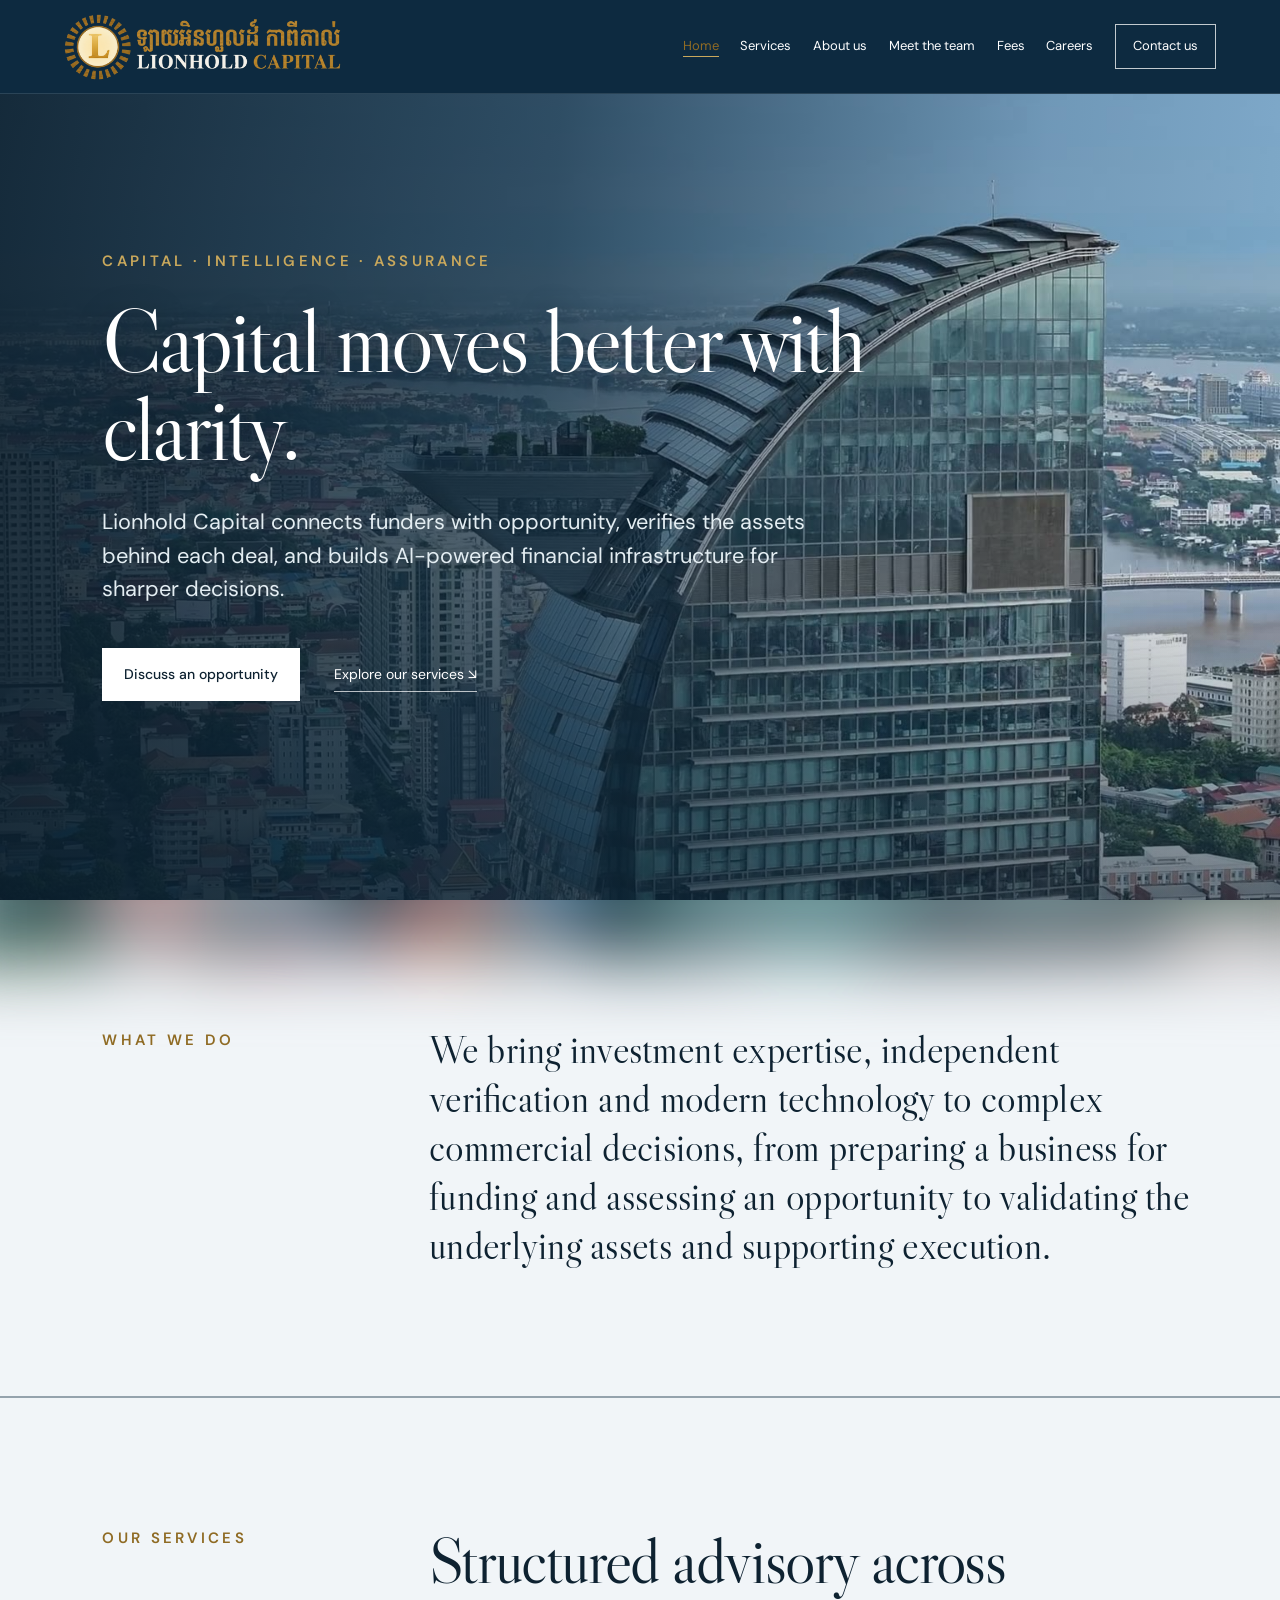
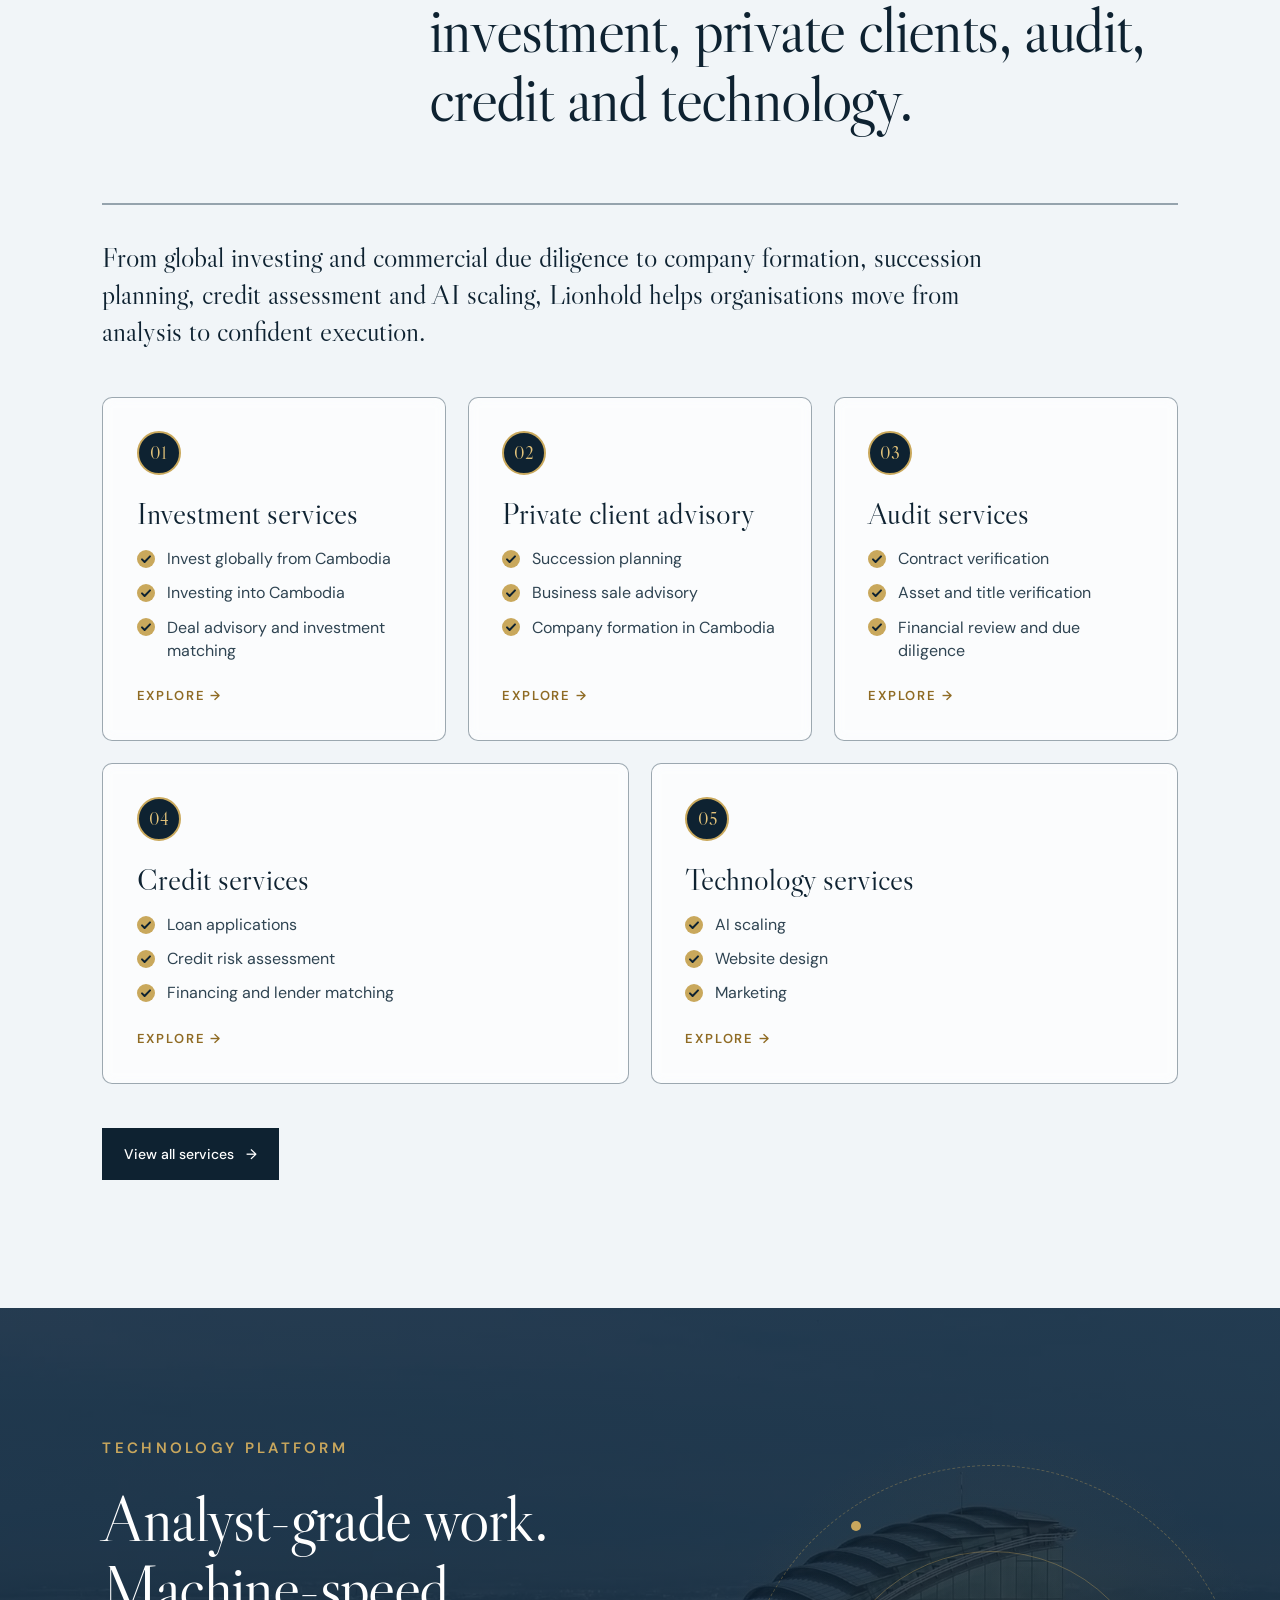
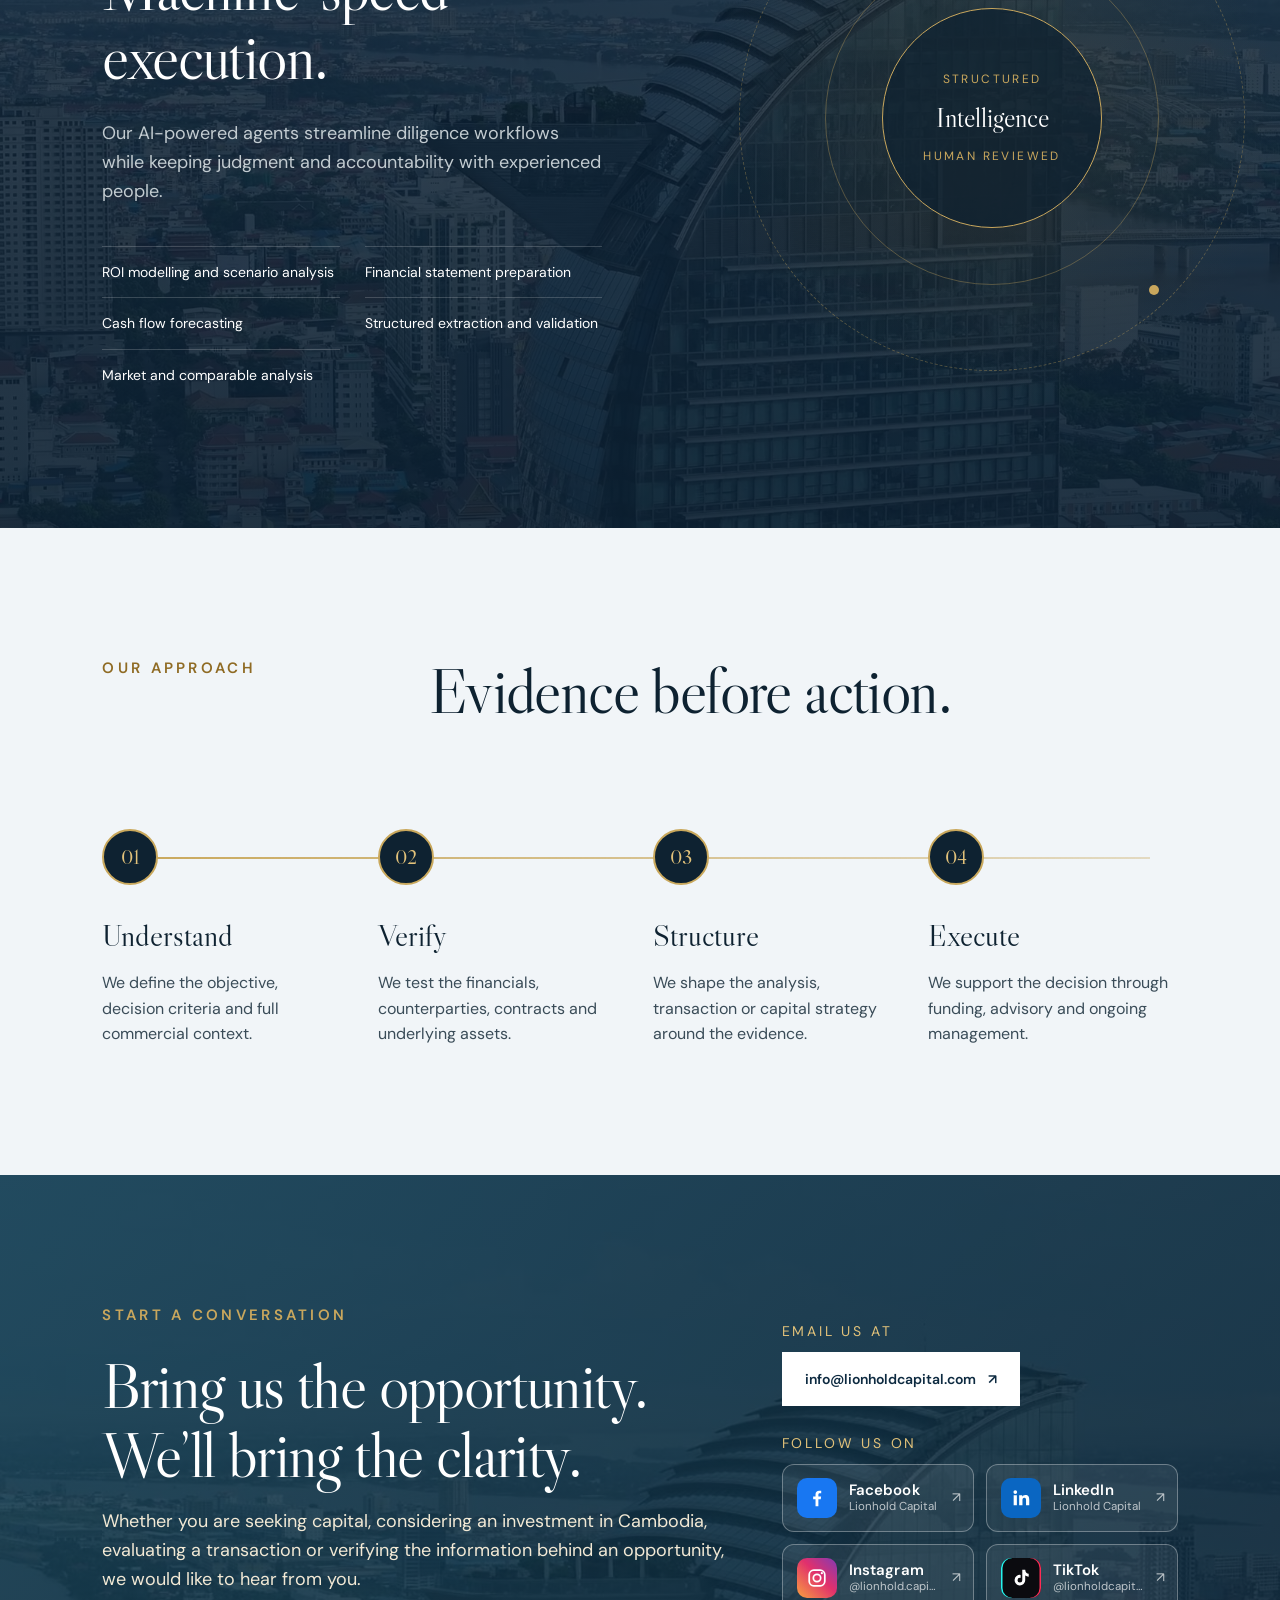
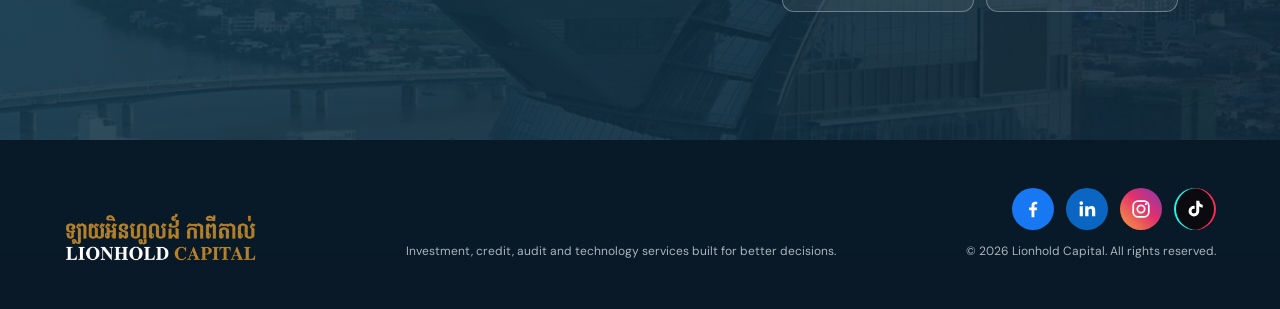
<file: index.html>
<!doctype html>
<html lang="en">
<head>
  <meta charset="utf-8">
  <meta name="viewport" content="width=device-width, initial-scale=1">
  <meta name="description" content="Lionhold Capital provides investment, credit, audit and technology services for businesses and investors in Cambodia and internationally.">
  <meta name="theme-color" content="#eaf0f3">
  <link rel="icon" href="assets/favicon.ico?v=4" sizes="16x16 32x32 48x48">
  <link rel="icon" href="assets/lionhold-favicon.png?v=4" type="image/png" sizes="256x256">
  <link rel="apple-touch-icon" href="assets/apple-touch-icon.png?v=4">
  <title>Lionhold Capital | Capital, verified.</title>
  <link rel="preconnect" href="https://fonts.googleapis.com">
  <link rel="preconnect" href="https://fonts.gstatic.com" crossorigin>
  <link href="https://fonts.googleapis.com/css2?family=DM+Sans:wght@400;500;600&family=Libre+Caslon+Display&display=swap" rel="stylesheet">
  <link rel="stylesheet" href="styles.css?v=20261045">
</head>
<body class="tinted home" style="--photo:url(assets/hero-poster.jpg);--band1:url(assets/hero-poster.jpg);--band2:url(assets/hero-still-2.jpg);--foot:none">
  <header class="site-header" id="top">
    <a class="brand" href="#top" aria-label="Lionhold Capital home">
      <img class="brand-lockup" src="assets/lionhold-lockup-light.png?v=3" alt="" width="1000" height="238">
    </a>
    <button class="menu-toggle" type="button" aria-expanded="false" aria-controls="nav">Menu</button>
    <nav id="nav" aria-label="Main navigation">
      <a href="index.html" aria-current="page">Home</a>
      <a href="services.html">Services</a>
      <a href="about.html">About us</a>
      <a href="team.html">Meet the team</a>
      <a href="fees.html">Fees</a>
      <a href="careers.html">Careers</a>
      <a class="nav-cta" href="index.html#contact">Contact us</a>
    </nav>
  </header>

  <main>
    <section class="hero" aria-labelledby="hero-title">
      <video class="hero-video" autoplay muted loop playsinline preload="metadata" poster="assets/hero-poster.jpg" aria-hidden="true">
        <source src="assets/hero-phnom-penh-sm.mp4" type="video/mp4" media="(max-width:900px)">
        <source src="assets/hero-phnom-penh.mp4" type="video/mp4">
      </video>
      <div class="hero-shade" aria-hidden="true"></div>
      <div class="hero-copy reveal">
        <p class="eyebrow">Capital · Intelligence · Assurance</p>
        <h1 id="hero-title">Capital moves better with clarity.</h1>
        <p class="lede">Lionhold Capital connects funders with opportunity, verifies the assets behind each deal, and builds AI-powered financial infrastructure for sharper decisions.</p>
        <div class="hero-actions">
          <a class="button button-primary" href="#contact">Discuss an opportunity</a>
          <a class="text-link" href="services.html">Explore our services <span aria-hidden="true">↘</span></a>
        </div>
      </div>
      <p class="hero-note">Financial services, strengthened by technology.</p>
    </section>

    <section class="statement section-pad reveal" aria-label="Introduction">
      <p class="section-kicker">What we do</p>
      <p class="statement-copy">We bring investment expertise, independent verification and modern technology to complex commercial decisions, from preparing a business for funding and assessing an opportunity to validating the underlying assets and supporting execution.</p>
    </section>

    <section class="services-intro section-pad" aria-labelledby="services-intro-title">
      <div class="section-heading reveal">
        <p class="section-kicker">Our services</p>
        <h2 id="services-intro-title">Structured advisory across investment, private clients, audit, credit and technology.</h2>
      </div>
      <p class="glance-lead reveal">From global investing and commercial due diligence to company formation, succession planning, credit assessment and AI scaling, Lionhold helps organisations move from analysis to confident execution.</p>
      <div class="glance-grid"><a class="glance-card reveal" href="services.html#investment"><span class="glance-no">01</span><h3>Investment services</h3><ul><li><svg viewBox="0 0 18 18" aria-hidden="true"><path d="M5 9.4l2.6 2.6L13 6.4"/></svg>Invest globally from Cambodia</li><li><svg viewBox="0 0 18 18" aria-hidden="true"><path d="M5 9.4l2.6 2.6L13 6.4"/></svg>Investing into Cambodia</li><li><svg viewBox="0 0 18 18" aria-hidden="true"><path d="M5 9.4l2.6 2.6L13 6.4"/></svg>Deal advisory and investment matching</li></ul><span class="glance-more">Explore <i aria-hidden="true">→</i></span></a><a class="glance-card reveal" href="services.html#private-client"><span class="glance-no">02</span><h3>Private client advisory</h3><ul><li><svg viewBox="0 0 18 18" aria-hidden="true"><path d="M5 9.4l2.6 2.6L13 6.4"/></svg>Succession planning</li><li><svg viewBox="0 0 18 18" aria-hidden="true"><path d="M5 9.4l2.6 2.6L13 6.4"/></svg>Business sale advisory</li><li><svg viewBox="0 0 18 18" aria-hidden="true"><path d="M5 9.4l2.6 2.6L13 6.4"/></svg>Company formation in Cambodia</li></ul><span class="glance-more">Explore <i aria-hidden="true">→</i></span></a><a class="glance-card reveal" href="services.html#audit"><span class="glance-no">03</span><h3>Audit services</h3><ul><li><svg viewBox="0 0 18 18" aria-hidden="true"><path d="M5 9.4l2.6 2.6L13 6.4"/></svg>Contract verification</li><li><svg viewBox="0 0 18 18" aria-hidden="true"><path d="M5 9.4l2.6 2.6L13 6.4"/></svg>Asset and title verification</li><li><svg viewBox="0 0 18 18" aria-hidden="true"><path d="M5 9.4l2.6 2.6L13 6.4"/></svg>Financial review and due diligence</li></ul><span class="glance-more">Explore <i aria-hidden="true">→</i></span></a><a class="glance-card reveal" href="services.html#credit"><span class="glance-no">04</span><h3>Credit services</h3><ul><li><svg viewBox="0 0 18 18" aria-hidden="true"><path d="M5 9.4l2.6 2.6L13 6.4"/></svg>Loan applications</li><li><svg viewBox="0 0 18 18" aria-hidden="true"><path d="M5 9.4l2.6 2.6L13 6.4"/></svg>Credit risk assessment</li><li><svg viewBox="0 0 18 18" aria-hidden="true"><path d="M5 9.4l2.6 2.6L13 6.4"/></svg>Financing and lender matching</li></ul><span class="glance-more">Explore <i aria-hidden="true">→</i></span></a><a class="glance-card reveal" href="services.html#technology"><span class="glance-no">05</span><h3>Technology services</h3><ul><li><svg viewBox="0 0 18 18" aria-hidden="true"><path d="M5 9.4l2.6 2.6L13 6.4"/></svg>AI scaling</li><li><svg viewBox="0 0 18 18" aria-hidden="true"><path d="M5 9.4l2.6 2.6L13 6.4"/></svg>Website design</li><li><svg viewBox="0 0 18 18" aria-hidden="true"><path d="M5 9.4l2.6 2.6L13 6.4"/></svg>Marketing</li></ul><span class="glance-more">Explore <i aria-hidden="true">→</i></span></a></div>
      <div class="glance-cta reveal"><a class="button button-primary" href="services.html">View all services <span aria-hidden="true">→</span></a></div>
    </section>

    <section class="technology" id="technology" aria-labelledby="technology-title">
      <div class="tech-copy section-pad reveal">
        <p class="section-kicker light">Technology platform</p>
        <h2 id="technology-title">Analyst-grade work.<br>Machine-speed execution.</h2>
        <p>Our AI-powered agents streamline diligence workflows while keeping judgment and accountability with experienced people.</p>
        <ul>
          <li>ROI modelling and scenario analysis</li>
          <li>Financial statement preparation</li>
          <li>Cash flow forecasting</li>
          <li>Structured extraction and validation</li>
          <li>Market and comparable analysis</li>
        </ul>
      </div>
      <div class="tech-visual" aria-hidden="true">
        <div class="orbit orbit-one"></div><div class="orbit orbit-two"></div>
        <div class="tech-center"><span>Structured</span><strong>Intelligence</strong><small>Human reviewed</small></div>
      </div>
    </section>

    <section class="approach section-pad" id="approach" aria-labelledby="approach-title">
      <div class="section-heading reveal"><p class="section-kicker">Our approach</p><h2 id="approach-title">Evidence before action.</h2></div>
      <div class="approach-steps home-journey">
        <article class="reveal"><span>01</span><h3>Understand</h3><p>We define the objective, decision criteria and full commercial context.</p></article>
        <article class="reveal"><span>02</span><h3>Verify</h3><p>We test the financials, counterparties, contracts and underlying assets.</p></article>
        <article class="reveal"><span>03</span><h3>Structure</h3><p>We shape the analysis, transaction or capital strategy around the evidence.</p></article>
        <article class="reveal"><span>04</span><h3>Execute</h3><p>We support the decision through funding, advisory and ongoing management.</p></article>
      </div>
    </section>

    <section class="contact section-pad" id="contact" aria-labelledby="contact-title">
      <div class="contact-copy reveal">
        <p class="section-kicker light">Start a conversation</p>
        <h2 id="contact-title">Bring us the opportunity.<br>We’ll bring the clarity.</h2>
        <p>Whether you are seeking capital, considering an investment in Cambodia, evaluating a transaction or verifying the information behind an opportunity, we would like to hear from you.</p>
      </div>
      <div class="contact-actions">
        <div class="contact-action"><span class="contact-label">Email us at</span><a class="button contact-email" href="mailto:info@lionholdcapital.com">info@lionholdcapital.com <span aria-hidden="true">↗</span></a></div>
        <div class="contact-action"><span class="contact-label">Follow us on</span><div class="contact-social"><a class="social-card social-facebook" href="https://www.facebook.com/profile.php?id=61595010042443" target="_blank" rel="noopener noreferrer" aria-label="Lionhold Capital on Facebook"><span class="social-icon"><svg viewBox="0 0 24 24" width="22" height="22" aria-hidden="true" focusable="false"><path fill="currentColor" d="M13.5 21v-7.6h2.6l.4-3.1h-3V8.4c0-.9.3-1.5 1.5-1.5h1.6V4.1c-.3 0-1.2-.1-2.3-.1-2.3 0-3.9 1.4-3.9 4v2.3H7.8v3.1h2.6V21z"/></svg></span><span class="social-text"><b>Facebook</b><small>Lionhold Capital</small></span><span class="social-arrow" aria-hidden="true">↗</span></a><a class="social-card social-linkedin" href="https://www.linkedin.com/company/lionholdcapital/" target="_blank" rel="noopener noreferrer" aria-label="Lionhold Capital on LinkedIn"><span class="social-icon"><svg viewBox="0 0 24 24" width="22" height="22" aria-hidden="true" focusable="false"><path fill="currentColor" d="M4 9h3.5v11H4zM5.75 3.5a2 2 0 110 4 2 2 0 010-4zM10 9h3.3v1.5c.5-.9 1.7-1.8 3.4-1.8 3.4 0 4.3 2.2 4.3 5.2V20h-3.5v-5.3c0-1.3 0-2.9-1.8-2.9s-2.1 1.4-2.1 2.8V20H10z"/></svg></span><span class="social-text"><b>LinkedIn</b><small>Lionhold Capital</small></span><span class="social-arrow" aria-hidden="true">↗</span></a><a class="social-card social-instagram" href="https://www.instagram.com/lionhold.capital/" target="_blank" rel="noopener noreferrer" aria-label="Lionhold Capital on Instagram"><span class="social-icon"><svg viewBox="0 0 24 24" width="22" height="22" aria-hidden="true" focusable="false"><rect x="3.5" y="3.5" width="17" height="17" rx="5" fill="none" stroke="currentColor" stroke-width="1.9"/><circle cx="12" cy="12" r="4" fill="none" stroke="currentColor" stroke-width="1.9"/><circle cx="17.3" cy="6.7" r="1.2" fill="currentColor"/></svg></span><span class="social-text"><b>Instagram</b><small>@lionhold.capital</small></span><span class="social-arrow" aria-hidden="true">↗</span></a><a class="social-card social-tiktok" href="https://www.tiktok.com/@lionholdcapital.kh" target="_blank" rel="noopener noreferrer" aria-label="Lionhold Capital on TikTok"><span class="social-icon"><svg viewBox="0 0 24 24" width="22" height="22" aria-hidden="true" focusable="false"><path fill="currentColor" d="M16.6 3h-3.2v11.4a2.6 2.6 0 11-2.6-2.6c.3 0 .5 0 .8.1V8.6a5.8 5.8 0 105 5.8V9.3c1.1.8 2.4 1.3 3.8 1.3V7.4c-2.1-.1-3.6-1.7-3.8-4.4z"/></svg></span><span class="social-text"><b>TikTok</b><small>@lionholdcapital.kh</small></span><span class="social-arrow" aria-hidden="true">↗</span></a></div></div>
      </div>
    </section>
  </main>

  <footer>
    <div class="footer-brand"><img class="footer-wordmark" src="assets/lionhold-wordmark-light.png?v=2" alt="Lionhold Capital" width="640" height="160"></div>
    <p>Investment, credit, audit and technology services built for better decisions.</p>
    <div class="footer-meta"><div class="footer-social"><a class="social-dot social-facebook" href="https://www.facebook.com/profile.php?id=61595010042443" target="_blank" rel="noopener noreferrer" aria-label="Lionhold Capital on Facebook" title="Facebook"><svg viewBox="0 0 24 24" width="22" height="22" aria-hidden="true" focusable="false"><path fill="currentColor" d="M13.5 21v-7.6h2.6l.4-3.1h-3V8.4c0-.9.3-1.5 1.5-1.5h1.6V4.1c-.3 0-1.2-.1-2.3-.1-2.3 0-3.9 1.4-3.9 4v2.3H7.8v3.1h2.6V21z"/></svg></a><a class="social-dot social-linkedin" href="https://www.linkedin.com/company/lionholdcapital/" target="_blank" rel="noopener noreferrer" aria-label="Lionhold Capital on LinkedIn" title="LinkedIn"><svg viewBox="0 0 24 24" width="22" height="22" aria-hidden="true" focusable="false"><path fill="currentColor" d="M4 9h3.5v11H4zM5.75 3.5a2 2 0 110 4 2 2 0 010-4zM10 9h3.3v1.5c.5-.9 1.7-1.8 3.4-1.8 3.4 0 4.3 2.2 4.3 5.2V20h-3.5v-5.3c0-1.3 0-2.9-1.8-2.9s-2.1 1.4-2.1 2.8V20H10z"/></svg></a><a class="social-dot social-instagram" href="https://www.instagram.com/lionhold.capital/" target="_blank" rel="noopener noreferrer" aria-label="Lionhold Capital on Instagram" title="Instagram"><svg viewBox="0 0 24 24" width="22" height="22" aria-hidden="true" focusable="false"><rect x="3.5" y="3.5" width="17" height="17" rx="5" fill="none" stroke="currentColor" stroke-width="1.9"/><circle cx="12" cy="12" r="4" fill="none" stroke="currentColor" stroke-width="1.9"/><circle cx="17.3" cy="6.7" r="1.2" fill="currentColor"/></svg></a><a class="social-dot social-tiktok" href="https://www.tiktok.com/@lionholdcapital.kh" target="_blank" rel="noopener noreferrer" aria-label="Lionhold Capital on TikTok" title="TikTok"><svg viewBox="0 0 24 24" width="22" height="22" aria-hidden="true" focusable="false"><path fill="currentColor" d="M16.6 3h-3.2v11.4a2.6 2.6 0 11-2.6-2.6c.3 0 .5 0 .8.1V8.6a5.8 5.8 0 105 5.8V9.3c1.1.8 2.4 1.3 3.8 1.3V7.4c-2.1-.1-3.6-1.7-3.8-4.4z"/></svg></a></div><p>© <span id="year"></span> Lionhold Capital. All rights reserved.</p></div>
  </footer>
  <script src="script.js?v=20261017"></script>
</body>
</html>
</file>
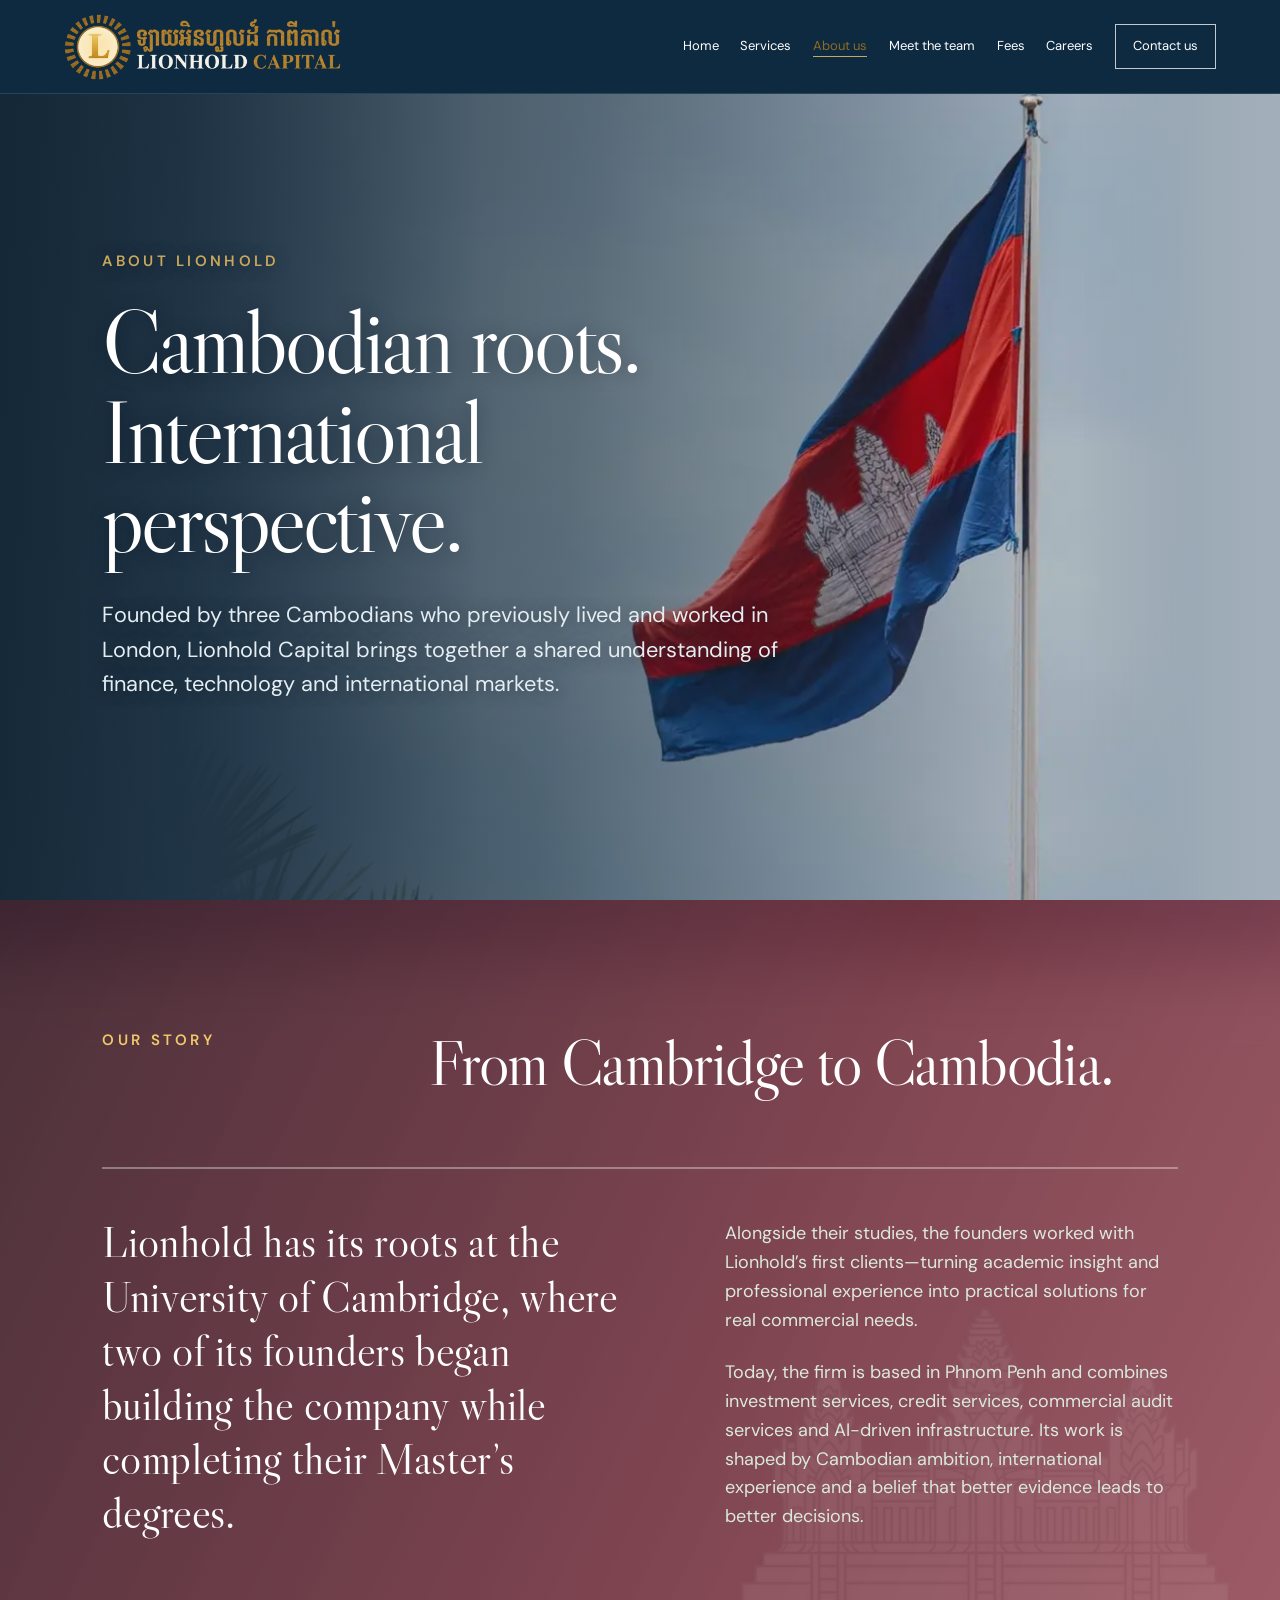
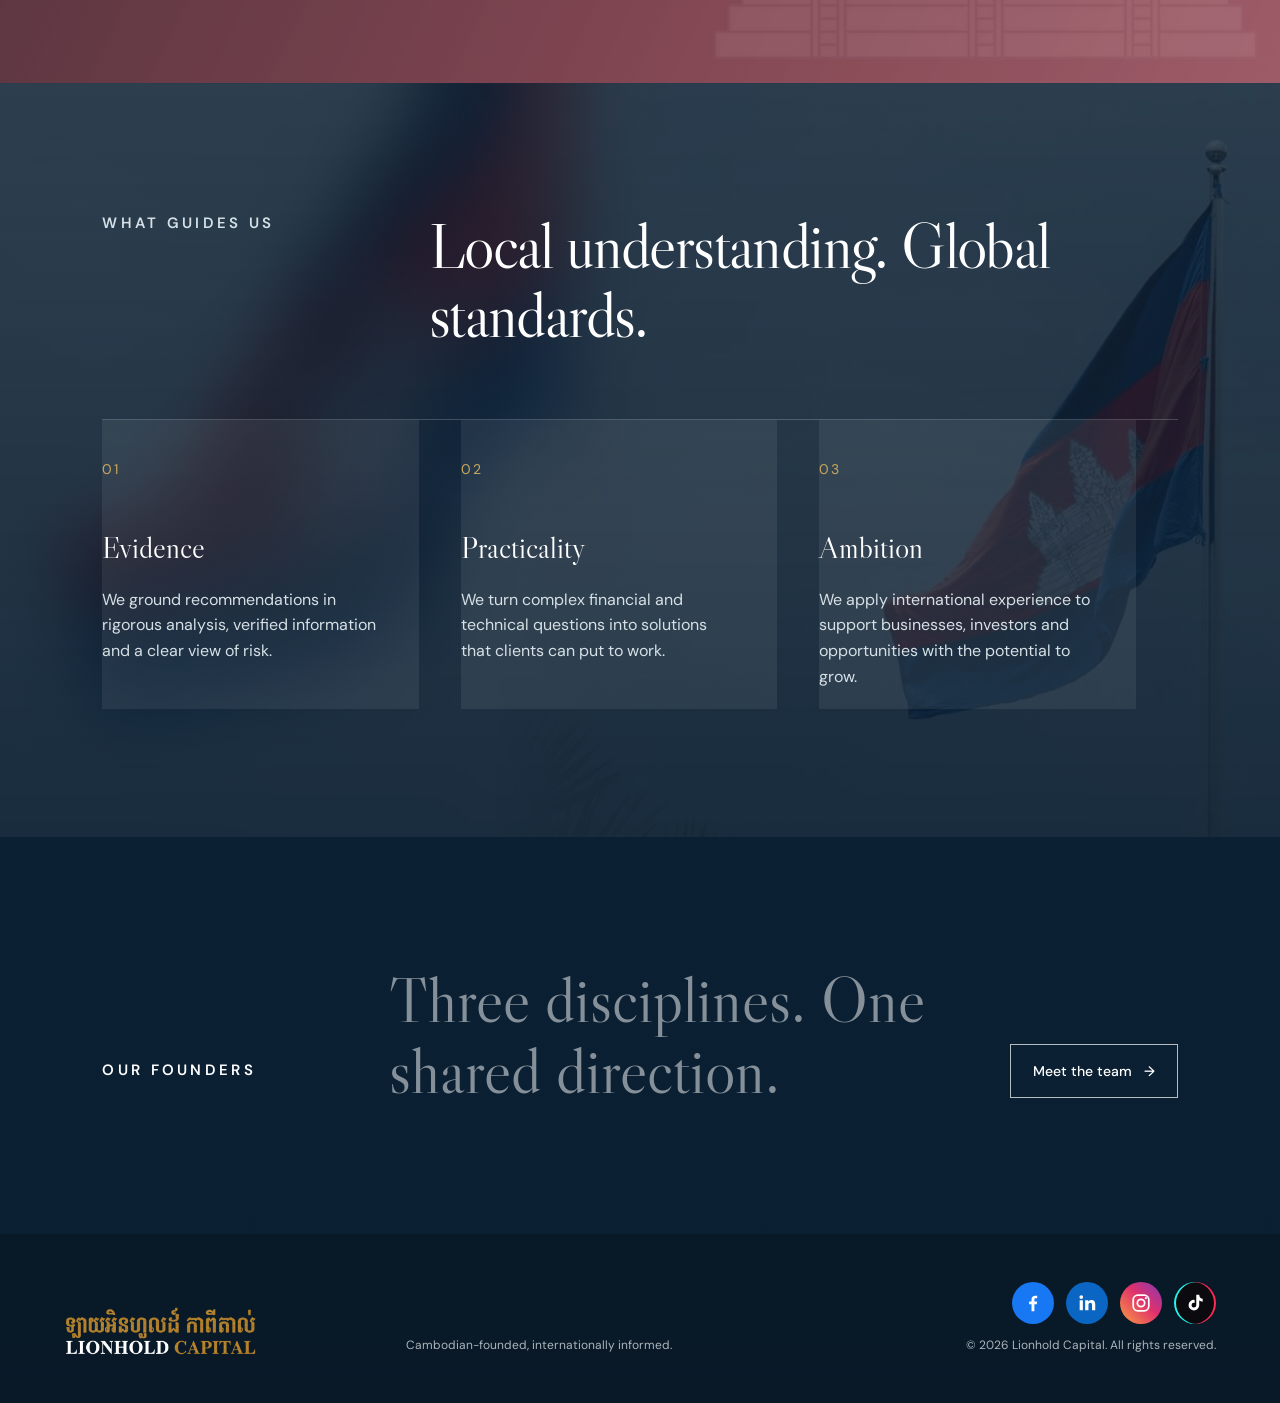
<file: about.html>
<!doctype html>
<html lang="en">
<head>
  <meta charset="utf-8">
  <meta name="viewport" content="width=device-width, initial-scale=1">
  <meta name="description" content="Learn about Lionhold Capital, a Cambodian-founded financial and technology firm with roots at the University of Cambridge.">
  <meta name="theme-color" content="#eaf0f3">
  <link rel="icon" href="assets/favicon.ico?v=4" sizes="16x16 32x32 48x48">
  <link rel="icon" href="assets/lionhold-favicon.png?v=4" type="image/png" sizes="256x256">
  <link rel="apple-touch-icon" href="assets/apple-touch-icon.png?v=4">
  <title>About Us | Lionhold Capital</title>
  <link rel="preconnect" href="https://fonts.googleapis.com">
  <link rel="preconnect" href="https://fonts.gstatic.com" crossorigin>
  <link href="https://fonts.googleapis.com/css2?family=DM+Sans:wght@400;500;600&family=Libre+Caslon+Display&display=swap" rel="stylesheet">
  <link rel="stylesheet" href="styles.css?v=20261045">
</head>
<body class="tinted" style="--photo:url(assets/bg-about-flag.jpg);--band1:url(assets/bg-about-flag.jpg);--band2:none;--foot:none">
  <header class="site-header" id="top">
    <a class="brand" href="index.html" aria-label="Lionhold Capital home">
      <img class="brand-lockup" src="assets/lionhold-lockup-light.png?v=3" alt="" width="1000" height="238">
    </a>
    <button class="menu-toggle" type="button" aria-expanded="false" aria-controls="nav">Menu</button>
    <nav id="nav" aria-label="Main navigation">
      <a href="index.html">Home</a>
      <a href="services.html">Services</a>
      <a href="about.html" aria-current="page">About us</a>
      <a href="team.html">Meet the team</a>
      <a href="fees.html">Fees</a>
      <a href="careers.html">Careers</a>
      <a class="nav-cta" href="index.html#contact">Contact us</a>
    </nav>
  </header>

  <main>
    <section class="page-hero hero-flag">
      <div class="page-hero-copy reveal">
        <p class="eyebrow">About Lionhold</p>
        <h1>Cambodian roots. International perspective.</h1>
        <p>Founded by three Cambodians who previously lived and worked in London, Lionhold Capital brings together a shared understanding of finance, technology and international markets.</p>
      </div>
      <div class="page-hero-mark page-hero-logo" aria-hidden="true"><img src="assets/lionhold-hero-emblem.png?v=2" alt=""></div>
    </section>

    <section class="origin section-pad" aria-labelledby="origin-title">
      <div class="section-heading reveal">
        <p class="section-kicker">Our story</p>
        <h2 id="origin-title">From Cambridge to Cambodia.</h2>
      </div>
      <div class="origin-grid">
        <p class="origin-lead reveal">Lionhold has its roots at the University of Cambridge, where two of its founders began building the company while completing their Master’s degrees.</p>
        <div class="origin-copy reveal">
          <p>Alongside their studies, the founders worked with Lionhold’s first clients—turning academic insight and professional experience into practical solutions for real commercial needs.</p>
          <p>Today, the firm is based in Phnom Penh and combines investment services, credit services, commercial audit services and AI-driven infrastructure. Its work is shaped by Cambodian ambition, international experience and a belief that better evidence leads to better decisions.</p>
        </div>
      </div>
    </section>

    <section class="values section-pad" aria-labelledby="values-title">
      <div class="section-heading reveal">
        <p class="section-kicker light">What guides us</p>
        <h2 id="values-title">Local understanding. Global standards.</h2>
      </div>
      <div class="value-grid">
        <article class="reveal"><span>01</span><h3>Evidence</h3><p>We ground recommendations in rigorous analysis, verified information and a clear view of risk.</p></article>
        <article class="reveal"><span>02</span><h3>Practicality</h3><p>We turn complex financial and technical questions into solutions that clients can put to work.</p></article>
        <article class="reveal"><span>03</span><h3>Ambition</h3><p>We apply international experience to support businesses, investors and opportunities with the potential to grow.</p></article>
      </div>
    </section>

    <section class="team-principle">
      <p class="section-kicker light">Our founders</p>
      <blockquote>Three disciplines. One shared direction.</blockquote>
      <a class="button button-light" href="team.html">Meet the team <span aria-hidden="true">→</span></a>
    </section>
  </main>

  <footer>
    <div class="footer-brand"><img class="footer-wordmark" src="assets/lionhold-wordmark-light.png?v=2" alt="Lionhold Capital" width="640" height="160"></div>
    <p>Cambodian-founded, internationally informed.</p>
    <div class="footer-meta"><div class="footer-social"><a class="social-dot social-facebook" href="https://www.facebook.com/profile.php?id=61595010042443" target="_blank" rel="noopener noreferrer" aria-label="Lionhold Capital on Facebook" title="Facebook"><svg viewBox="0 0 24 24" width="22" height="22" aria-hidden="true" focusable="false"><path fill="currentColor" d="M13.5 21v-7.6h2.6l.4-3.1h-3V8.4c0-.9.3-1.5 1.5-1.5h1.6V4.1c-.3 0-1.2-.1-2.3-.1-2.3 0-3.9 1.4-3.9 4v2.3H7.8v3.1h2.6V21z"/></svg></a><a class="social-dot social-linkedin" href="https://www.linkedin.com/company/lionholdcapital/" target="_blank" rel="noopener noreferrer" aria-label="Lionhold Capital on LinkedIn" title="LinkedIn"><svg viewBox="0 0 24 24" width="22" height="22" aria-hidden="true" focusable="false"><path fill="currentColor" d="M4 9h3.5v11H4zM5.75 3.5a2 2 0 110 4 2 2 0 010-4zM10 9h3.3v1.5c.5-.9 1.7-1.8 3.4-1.8 3.4 0 4.3 2.2 4.3 5.2V20h-3.5v-5.3c0-1.3 0-2.9-1.8-2.9s-2.1 1.4-2.1 2.8V20H10z"/></svg></a><a class="social-dot social-instagram" href="https://www.instagram.com/lionhold.capital/" target="_blank" rel="noopener noreferrer" aria-label="Lionhold Capital on Instagram" title="Instagram"><svg viewBox="0 0 24 24" width="22" height="22" aria-hidden="true" focusable="false"><rect x="3.5" y="3.5" width="17" height="17" rx="5" fill="none" stroke="currentColor" stroke-width="1.9"/><circle cx="12" cy="12" r="4" fill="none" stroke="currentColor" stroke-width="1.9"/><circle cx="17.3" cy="6.7" r="1.2" fill="currentColor"/></svg></a><a class="social-dot social-tiktok" href="https://www.tiktok.com/@lionholdcapital.kh" target="_blank" rel="noopener noreferrer" aria-label="Lionhold Capital on TikTok" title="TikTok"><svg viewBox="0 0 24 24" width="22" height="22" aria-hidden="true" focusable="false"><path fill="currentColor" d="M16.6 3h-3.2v11.4a2.6 2.6 0 11-2.6-2.6c.3 0 .5 0 .8.1V8.6a5.8 5.8 0 105 5.8V9.3c1.1.8 2.4 1.3 3.8 1.3V7.4c-2.1-.1-3.6-1.7-3.8-4.4z"/></svg></a></div><p>© <span id="year"></span> Lionhold Capital. All rights reserved.</p></div>
  </footer>
  <script src="script.js?v=20261017"></script>
</body>
</html>
</file>
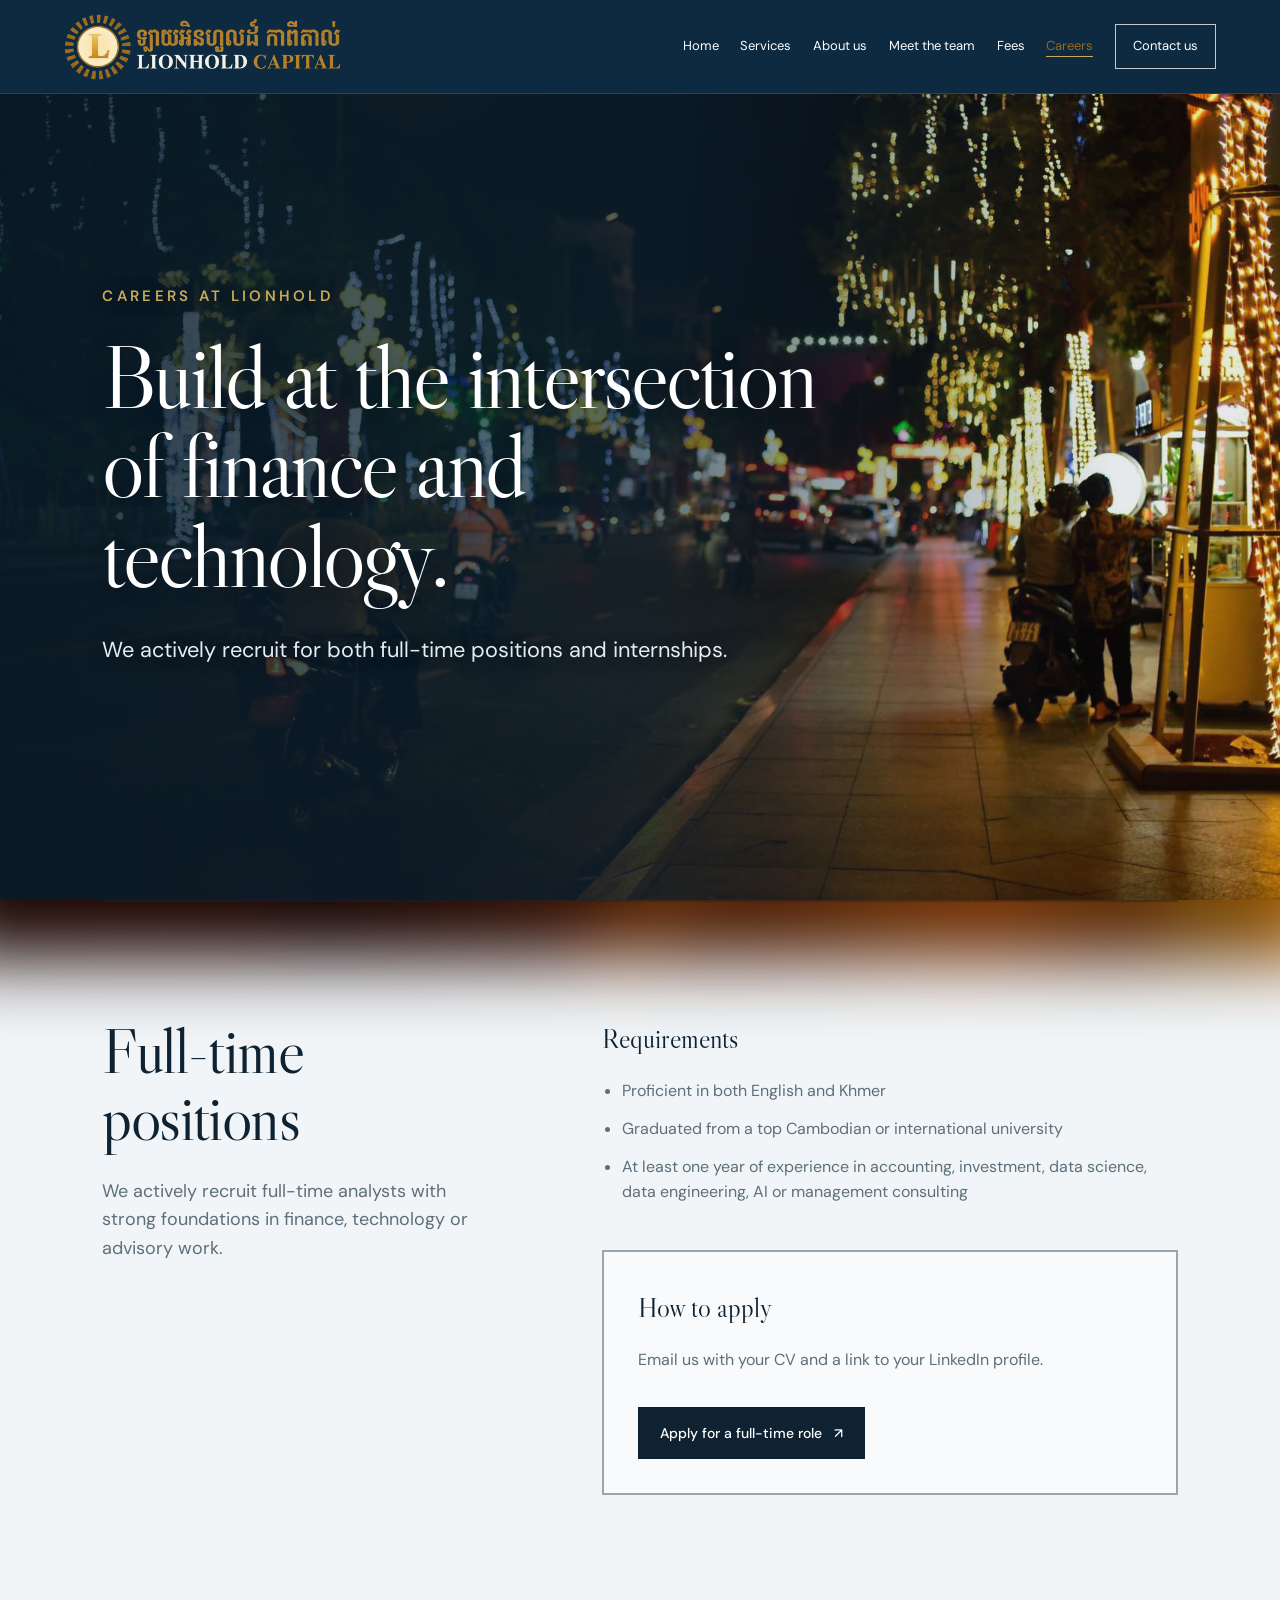
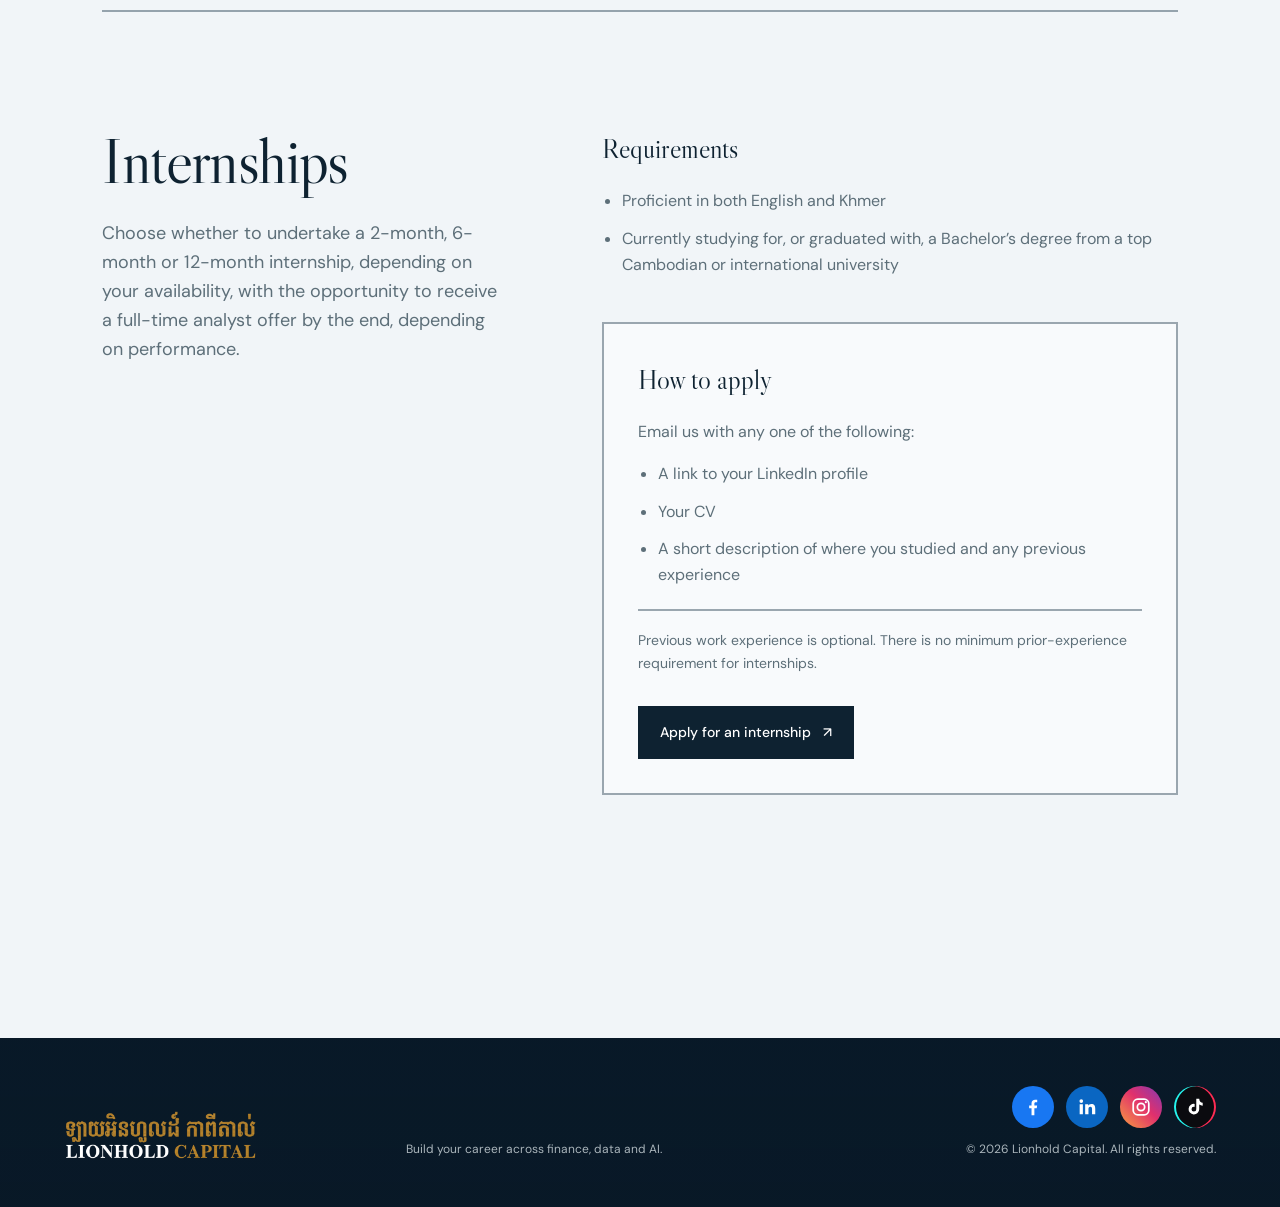
<file: careers.html>
<!doctype html>
<html lang="en">
<head>
  <meta charset="utf-8">
  <meta name="viewport" content="width=device-width, initial-scale=1">
  <meta name="description" content="Explore full-time analyst and internship opportunities at Lionhold Capital in Phnom Penh, Cambodia.">
  <meta name="theme-color" content="#eaf0f3">
  <link rel="icon" href="assets/favicon.ico?v=4" sizes="16x16 32x32 48x48">
  <link rel="icon" href="assets/lionhold-favicon.png?v=4" type="image/png" sizes="256x256">
  <link rel="apple-touch-icon" href="assets/apple-touch-icon.png?v=4">
  <title>Careers | Lionhold Capital</title>
  <link rel="preconnect" href="https://fonts.googleapis.com">
  <link rel="preconnect" href="https://fonts.gstatic.com" crossorigin>
  <link href="https://fonts.googleapis.com/css2?family=DM+Sans:wght@400;500;600&family=Libre+Caslon+Display&display=swap" rel="stylesheet">
  <link rel="stylesheet" href="styles.css?v=20261045">
</head>
<body class="tinted" style="--photo:url(assets/bg-careers-night.jpg);--band1:none;--band2:none;--foot:none">
  <header class="site-header" id="top">
    <a class="brand" href="index.html" aria-label="Lionhold Capital home">
      <img class="brand-lockup" src="assets/lionhold-lockup-light.png?v=3" alt="" width="1000" height="238">
    </a>
    <button class="menu-toggle" type="button" aria-expanded="false" aria-controls="nav">Menu</button>
    <nav id="nav" aria-label="Main navigation">
      <a href="index.html">Home</a>
      <a href="services.html">Services</a>
      <a href="about.html">About us</a>
      <a href="team.html">Meet the team</a>
      <a href="fees.html">Fees</a>
      <a href="careers.html" aria-current="page">Careers</a>
      <a class="nav-cta" href="index.html#contact">Contact us</a>
    </nav>
  </header>

  <main>
    <section class="page-hero careers-hero" style="--page-bg:url(assets/bg-careers-night.jpg)">
      <div class="page-hero-copy reveal">
        <p class="eyebrow">Careers at Lionhold</p>
        <h1>Build at the intersection of finance and technology.</h1>
        <p>We actively recruit for both full-time positions and internships.</p>
      </div>
      <div class="page-hero-mark page-hero-logo" aria-hidden="true"><img src="assets/lionhold-hero-emblem.png?v=2" alt=""></div>
    </section>

    <section class="careers-intro section-pad" aria-label="Career opportunities">
      <div class="career-track reveal" id="full-time">
        <div class="career-track-heading">
          <h2>Full-time positions</h2>
          <p>We actively recruit full-time analysts with strong foundations in finance, technology or advisory work.</p>
        </div>
        <div class="career-details">
          <h3>Requirements</h3>
          <ul>
            <li>Proficient in both English and Khmer</li>
            <li>Graduated from a top Cambodian or international university</li>
            <li>At least one year of experience in accounting, investment, data science, data engineering, AI or management consulting</li>
          </ul>
          <div class="application-note">
            <h3>How to apply</h3>
            <p>Email us with your CV and a link to your LinkedIn profile.</p>
            <a class="button button-primary" href="mailto:info@lionholdcapital.com?subject=Full-time%20analyst%20application">Apply for a full-time role <span aria-hidden="true">↗</span></a>
          </div>
        </div>
      </div>

      <div class="career-track reveal" id="internships">
        <div class="career-track-heading">
          <h2>Internships</h2>
          <p>Choose whether to undertake a 2-month, 6-month or 12-month internship, depending on your availability, with the opportunity to receive a full-time analyst offer by the end, depending on performance.</p>
        </div>
        <div class="career-details">
          <h3>Requirements</h3>
          <ul>
            <li>Proficient in both English and Khmer</li>
            <li>Currently studying for, or graduated with, a Bachelor’s degree from a top Cambodian or international university</li>
          </ul>
          <div class="application-note">
            <h3>How to apply</h3>
            <p>Email us with any one of the following:</p>
            <ul>
              <li>A link to your LinkedIn profile</li>
              <li>Your CV</li>
              <li>A short description of where you studied and any previous experience</li>
            </ul>
            <p class="optional-note">Previous work experience is optional. There is no minimum prior-experience requirement for internships.</p>
            <a class="button button-primary" href="mailto:info@lionholdcapital.com?subject=Internship%20application">Apply for an internship <span aria-hidden="true">↗</span></a>
          </div>
        </div>
      </div>
    </section>
  </main>

  <footer>
    <div class="footer-brand"><img class="footer-wordmark" src="assets/lionhold-wordmark-light.png?v=2" alt="Lionhold Capital" width="640" height="160"></div>
    <p>Build your career across finance, data and AI.</p>
    <div class="footer-meta"><div class="footer-social"><a class="social-dot social-facebook" href="https://www.facebook.com/profile.php?id=61595010042443" target="_blank" rel="noopener noreferrer" aria-label="Lionhold Capital on Facebook" title="Facebook"><svg viewBox="0 0 24 24" width="22" height="22" aria-hidden="true" focusable="false"><path fill="currentColor" d="M13.5 21v-7.6h2.6l.4-3.1h-3V8.4c0-.9.3-1.5 1.5-1.5h1.6V4.1c-.3 0-1.2-.1-2.3-.1-2.3 0-3.9 1.4-3.9 4v2.3H7.8v3.1h2.6V21z"/></svg></a><a class="social-dot social-linkedin" href="https://www.linkedin.com/company/lionholdcapital/" target="_blank" rel="noopener noreferrer" aria-label="Lionhold Capital on LinkedIn" title="LinkedIn"><svg viewBox="0 0 24 24" width="22" height="22" aria-hidden="true" focusable="false"><path fill="currentColor" d="M4 9h3.5v11H4zM5.75 3.5a2 2 0 110 4 2 2 0 010-4zM10 9h3.3v1.5c.5-.9 1.7-1.8 3.4-1.8 3.4 0 4.3 2.2 4.3 5.2V20h-3.5v-5.3c0-1.3 0-2.9-1.8-2.9s-2.1 1.4-2.1 2.8V20H10z"/></svg></a><a class="social-dot social-instagram" href="https://www.instagram.com/lionhold.capital/" target="_blank" rel="noopener noreferrer" aria-label="Lionhold Capital on Instagram" title="Instagram"><svg viewBox="0 0 24 24" width="22" height="22" aria-hidden="true" focusable="false"><rect x="3.5" y="3.5" width="17" height="17" rx="5" fill="none" stroke="currentColor" stroke-width="1.9"/><circle cx="12" cy="12" r="4" fill="none" stroke="currentColor" stroke-width="1.9"/><circle cx="17.3" cy="6.7" r="1.2" fill="currentColor"/></svg></a><a class="social-dot social-tiktok" href="https://www.tiktok.com/@lionholdcapital.kh" target="_blank" rel="noopener noreferrer" aria-label="Lionhold Capital on TikTok" title="TikTok"><svg viewBox="0 0 24 24" width="22" height="22" aria-hidden="true" focusable="false"><path fill="currentColor" d="M16.6 3h-3.2v11.4a2.6 2.6 0 11-2.6-2.6c.3 0 .5 0 .8.1V8.6a5.8 5.8 0 105 5.8V9.3c1.1.8 2.4 1.3 3.8 1.3V7.4c-2.1-.1-3.6-1.7-3.8-4.4z"/></svg></a></div><p>© <span id="year"></span> Lionhold Capital. All rights reserved.</p></div>
  </footer>
  <script src="script.js?v=20261017"></script>
</body>
</html>
</file>
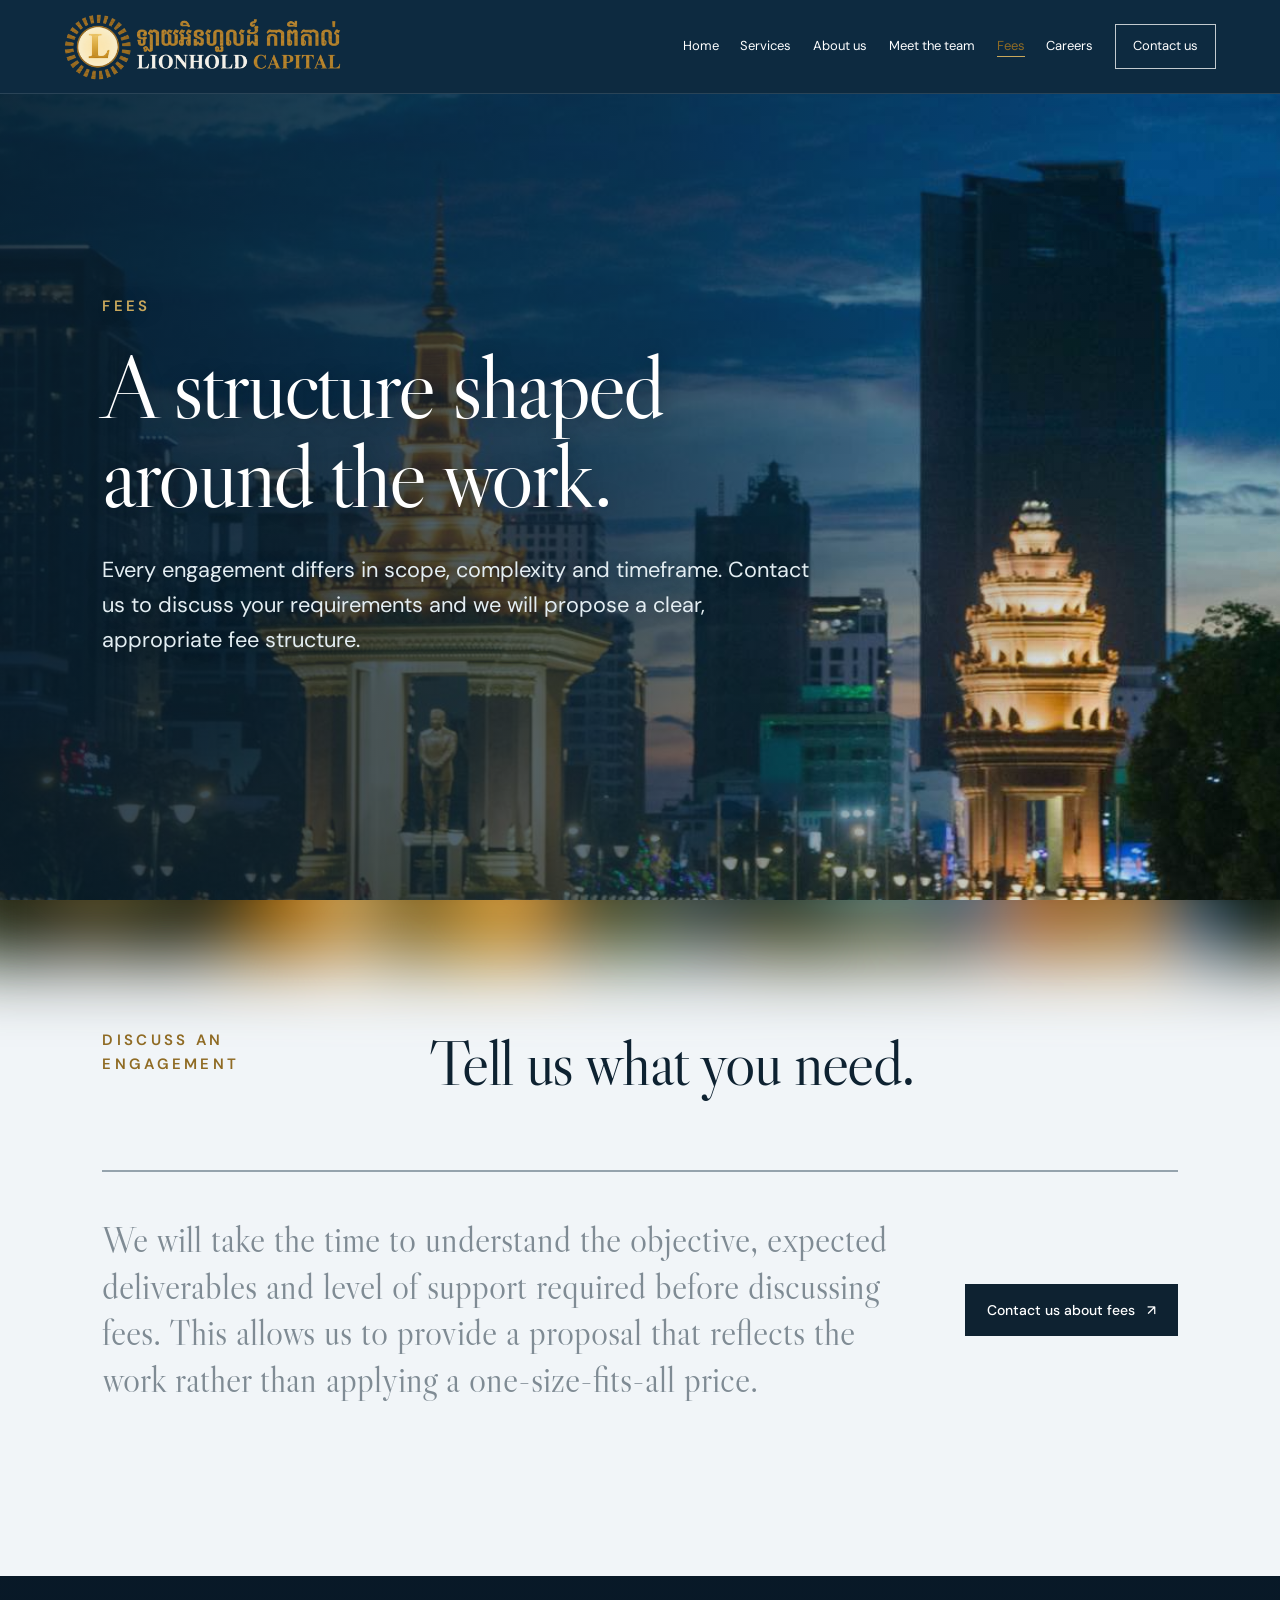
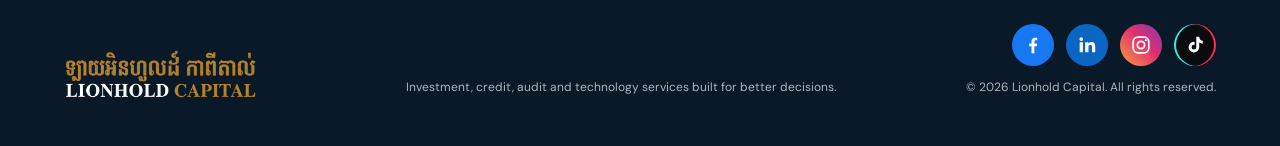
<file: fees.html>
<!doctype html>
<html lang="en">
<head>
  <meta charset="utf-8">
  <meta name="viewport" content="width=device-width, initial-scale=1">
  <meta name="description" content="Contact Lionhold Capital to discuss a tailored scope and fee structure for investment, credit, audit and technology services.">
  <meta name="theme-color" content="#eaf0f3">
  <link rel="icon" href="assets/favicon.ico?v=4" sizes="16x16 32x32 48x48">
  <link rel="icon" href="assets/lionhold-favicon.png?v=4" type="image/png" sizes="256x256">
  <link rel="apple-touch-icon" href="assets/apple-touch-icon.png?v=4">
  <title>Fees | Lionhold Capital</title>
  <link rel="preconnect" href="https://fonts.googleapis.com">
  <link rel="preconnect" href="https://fonts.gstatic.com" crossorigin>
  <link href="https://fonts.googleapis.com/css2?family=DM+Sans:wght@400;500;600&family=Libre+Caslon+Display&display=swap" rel="stylesheet">
  <link rel="stylesheet" href="styles.css?v=20261045">
</head>
<body class="tinted" style="--photo:url(assets/bg-careers-dusk.jpg);--band1:none;--band2:none;--foot:none">
  <header class="site-header" id="top">
    <a class="brand" href="index.html" aria-label="Lionhold Capital home">
      <img class="brand-lockup" src="assets/lionhold-lockup-light.png?v=3" alt="" width="1000" height="238">
    </a>
    <button class="menu-toggle" type="button" aria-expanded="false" aria-controls="nav">Menu</button>
    <nav id="nav" aria-label="Main navigation">
      <a href="index.html">Home</a>
      <a href="services.html">Services</a>
      <a href="about.html">About us</a>
      <a href="team.html">Meet the team</a>
      <a href="fees.html" aria-current="page">Fees</a>
      <a href="careers.html">Careers</a>
      <a class="nav-cta" href="index.html#contact">Contact us</a>
    </nav>
  </header>

  <main>
    <section class="page-hero compact-page-hero" style="--page-bg:url(assets/bg-careers-dusk.jpg)">
      <div class="page-hero-copy reveal">
        <p class="eyebrow">Fees</p>
        <h1>A structure shaped around the work.</h1>
        <p>Every engagement differs in scope, complexity and timeframe. Contact us to discuss your requirements and we will propose a clear, appropriate fee structure.</p>
      </div>
      <div class="page-hero-mark page-hero-logo" aria-hidden="true"><img src="assets/lionhold-hero-emblem.png?v=2" alt=""></div>
    </section>

    <section class="fee-conversation section-pad" aria-labelledby="fee-conversation-title">
      <div class="section-heading reveal">
        <p class="section-kicker">Discuss an engagement</p>
        <h2 id="fee-conversation-title">Tell us what you need.</h2>
      </div>
      <div class="fee-panel reveal">
        <p>We will take the time to understand the objective, expected deliverables and level of support required before discussing fees. This allows us to provide a proposal that reflects the work rather than applying a one-size-fits-all price.</p>
        <a class="button button-primary" href="mailto:info@lionholdcapital.com?subject=Fee%20enquiry">Contact us about fees <span aria-hidden="true">↗</span></a>
      </div>
    </section>
  </main>

  <footer>
    <div class="footer-brand"><img class="footer-wordmark" src="assets/lionhold-wordmark-light.png?v=2" alt="Lionhold Capital" width="640" height="160"></div>
    <p>Investment, credit, audit and technology services built for better decisions.</p>
    <div class="footer-meta"><div class="footer-social"><a class="social-dot social-facebook" href="https://www.facebook.com/profile.php?id=61595010042443" target="_blank" rel="noopener noreferrer" aria-label="Lionhold Capital on Facebook" title="Facebook"><svg viewBox="0 0 24 24" width="22" height="22" aria-hidden="true" focusable="false"><path fill="currentColor" d="M13.5 21v-7.6h2.6l.4-3.1h-3V8.4c0-.9.3-1.5 1.5-1.5h1.6V4.1c-.3 0-1.2-.1-2.3-.1-2.3 0-3.9 1.4-3.9 4v2.3H7.8v3.1h2.6V21z"/></svg></a><a class="social-dot social-linkedin" href="https://www.linkedin.com/company/lionholdcapital/" target="_blank" rel="noopener noreferrer" aria-label="Lionhold Capital on LinkedIn" title="LinkedIn"><svg viewBox="0 0 24 24" width="22" height="22" aria-hidden="true" focusable="false"><path fill="currentColor" d="M4 9h3.5v11H4zM5.75 3.5a2 2 0 110 4 2 2 0 010-4zM10 9h3.3v1.5c.5-.9 1.7-1.8 3.4-1.8 3.4 0 4.3 2.2 4.3 5.2V20h-3.5v-5.3c0-1.3 0-2.9-1.8-2.9s-2.1 1.4-2.1 2.8V20H10z"/></svg></a><a class="social-dot social-instagram" href="https://www.instagram.com/lionhold.capital/" target="_blank" rel="noopener noreferrer" aria-label="Lionhold Capital on Instagram" title="Instagram"><svg viewBox="0 0 24 24" width="22" height="22" aria-hidden="true" focusable="false"><rect x="3.5" y="3.5" width="17" height="17" rx="5" fill="none" stroke="currentColor" stroke-width="1.9"/><circle cx="12" cy="12" r="4" fill="none" stroke="currentColor" stroke-width="1.9"/><circle cx="17.3" cy="6.7" r="1.2" fill="currentColor"/></svg></a><a class="social-dot social-tiktok" href="https://www.tiktok.com/@lionholdcapital.kh" target="_blank" rel="noopener noreferrer" aria-label="Lionhold Capital on TikTok" title="TikTok"><svg viewBox="0 0 24 24" width="22" height="22" aria-hidden="true" focusable="false"><path fill="currentColor" d="M16.6 3h-3.2v11.4a2.6 2.6 0 11-2.6-2.6c.3 0 .5 0 .8.1V8.6a5.8 5.8 0 105 5.8V9.3c1.1.8 2.4 1.3 3.8 1.3V7.4c-2.1-.1-3.6-1.7-3.8-4.4z"/></svg></a></div><p>© <span id="year"></span> Lionhold Capital. All rights reserved.</p></div>
  </footer>
  <script src="script.js?v=20261017"></script>
</body>
</html>
</file>
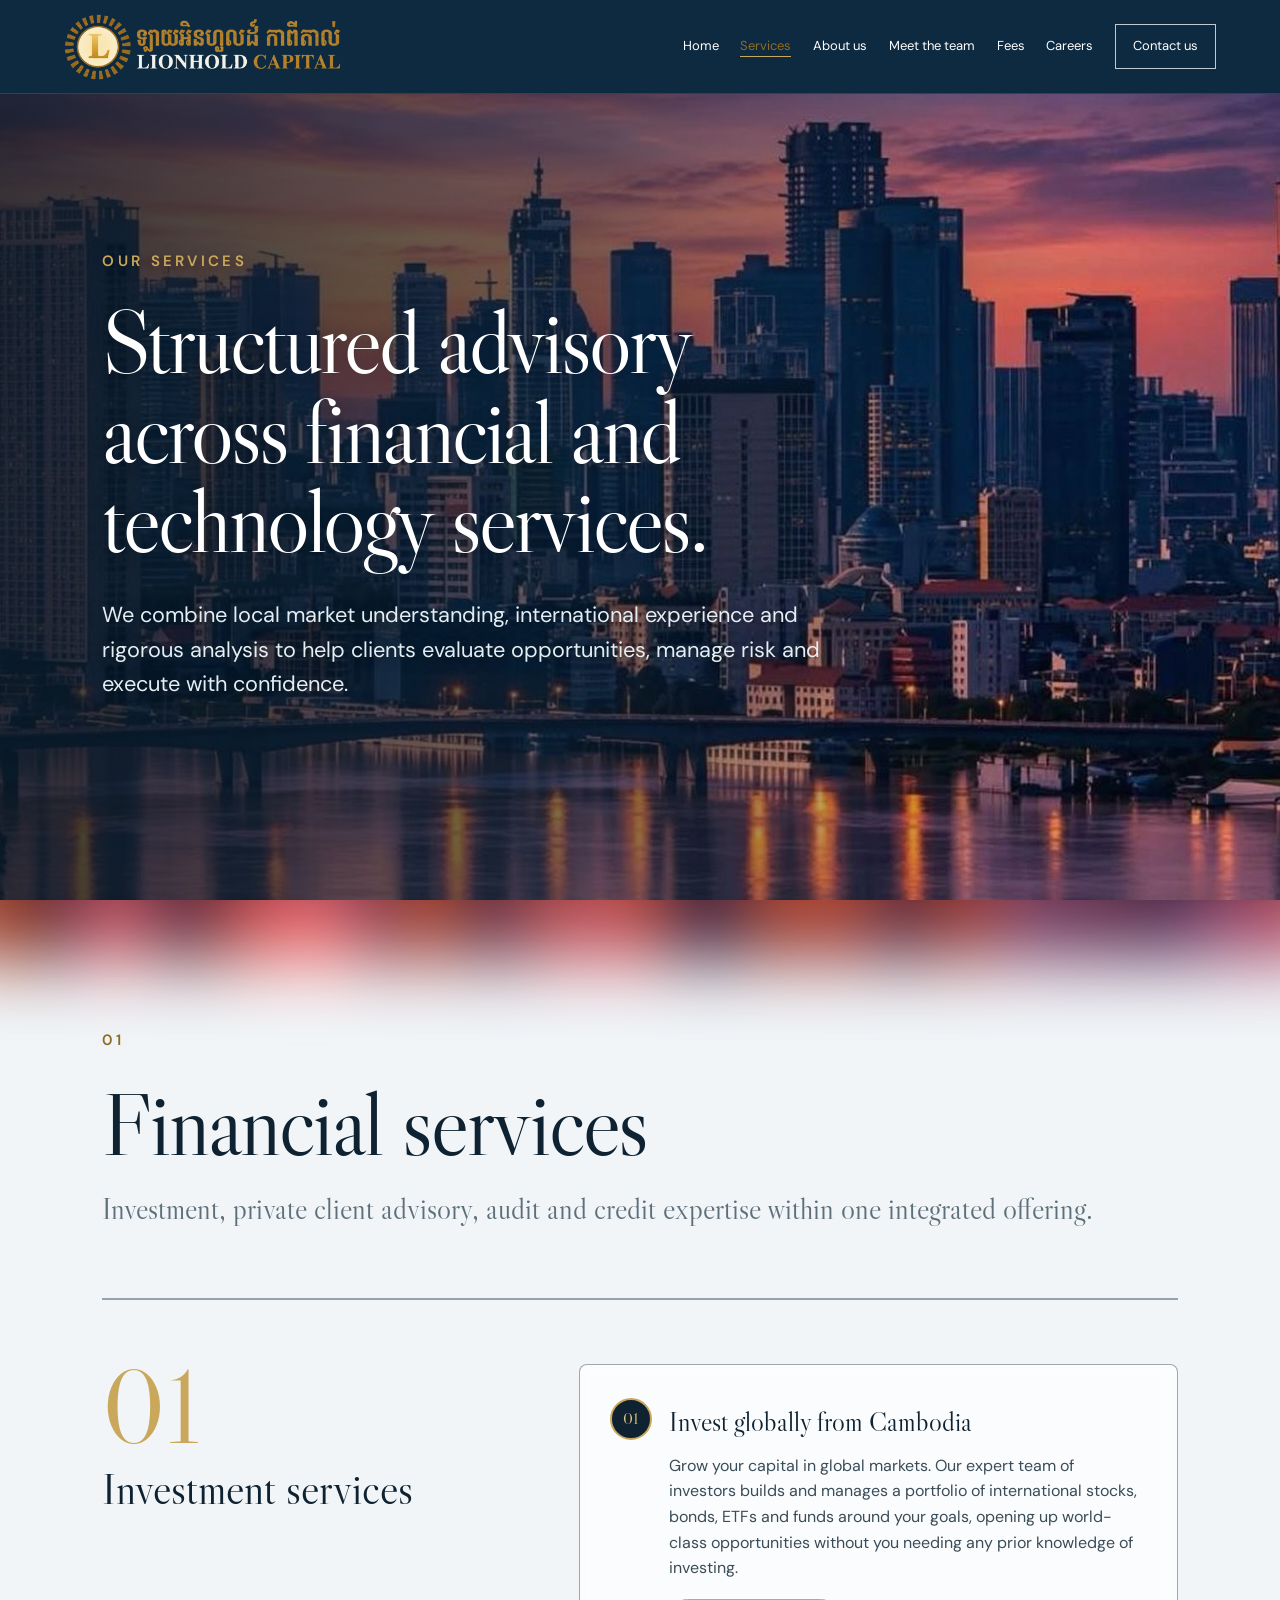
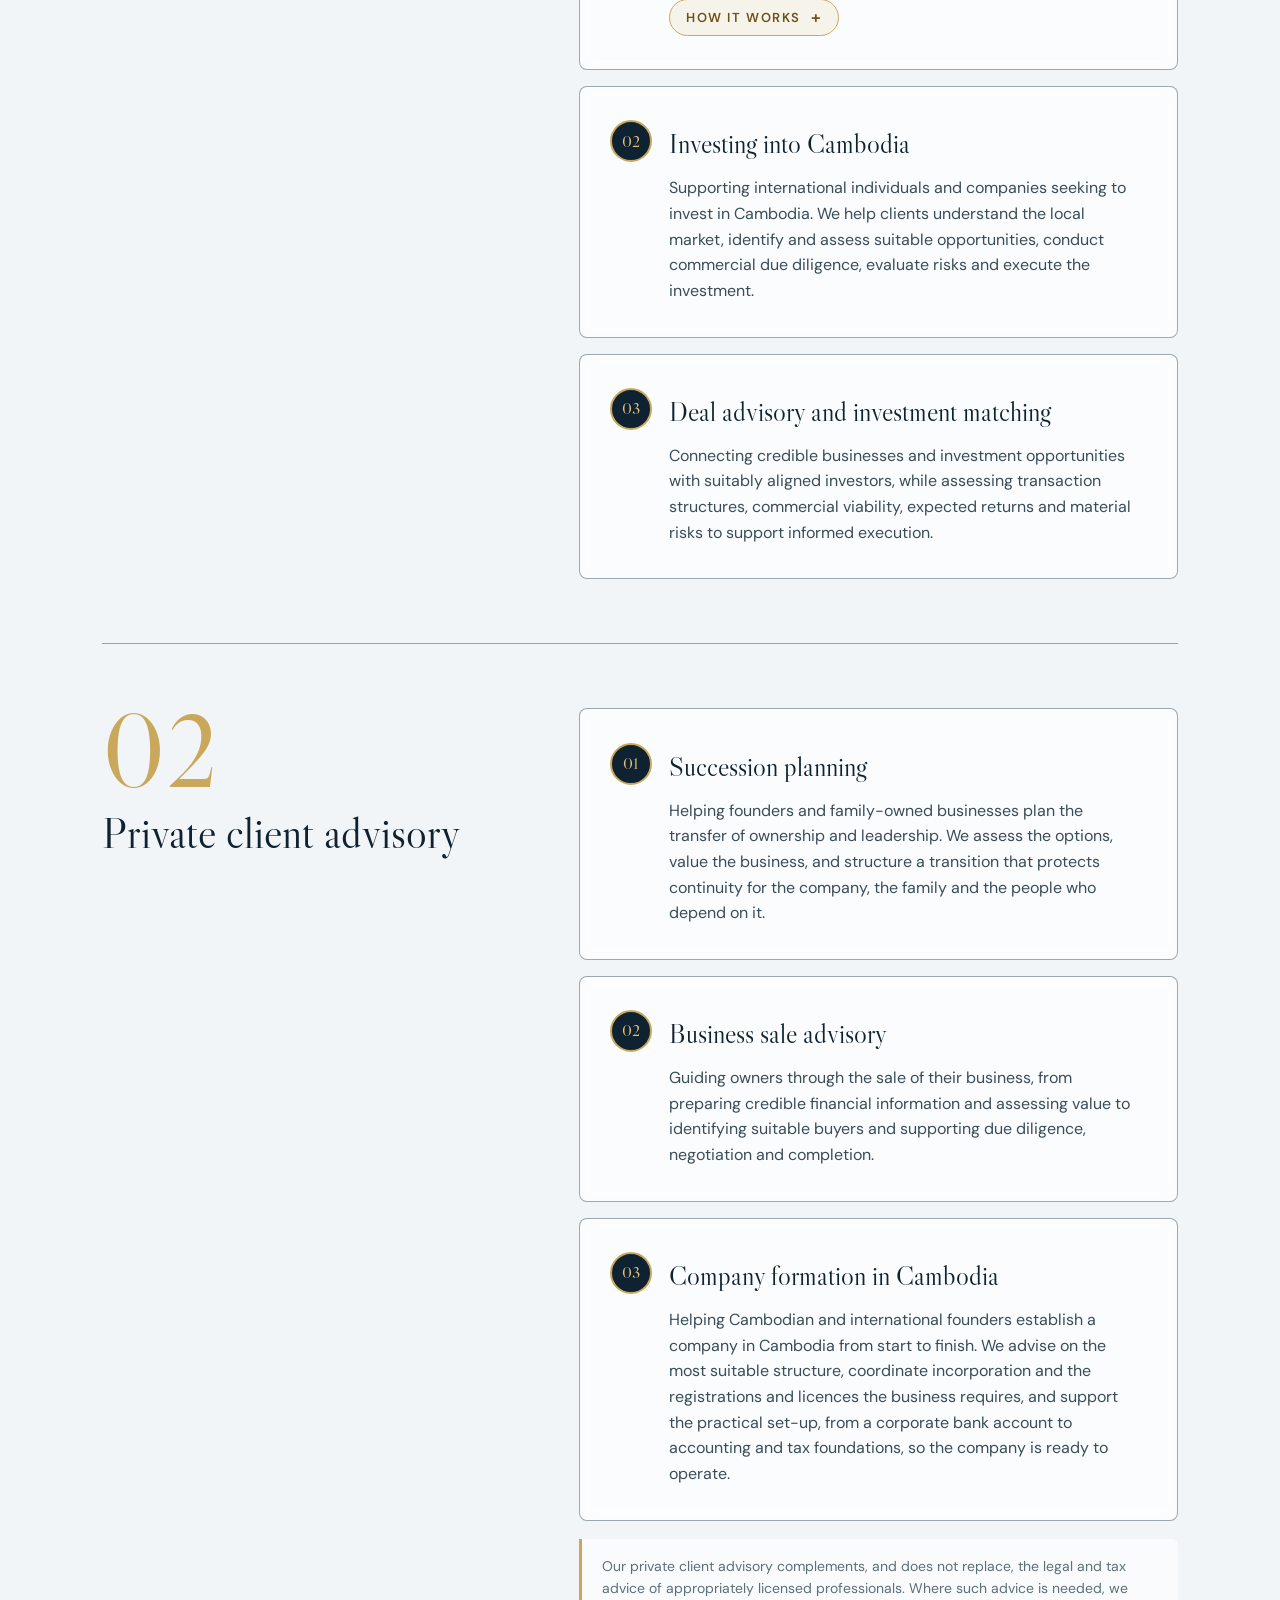
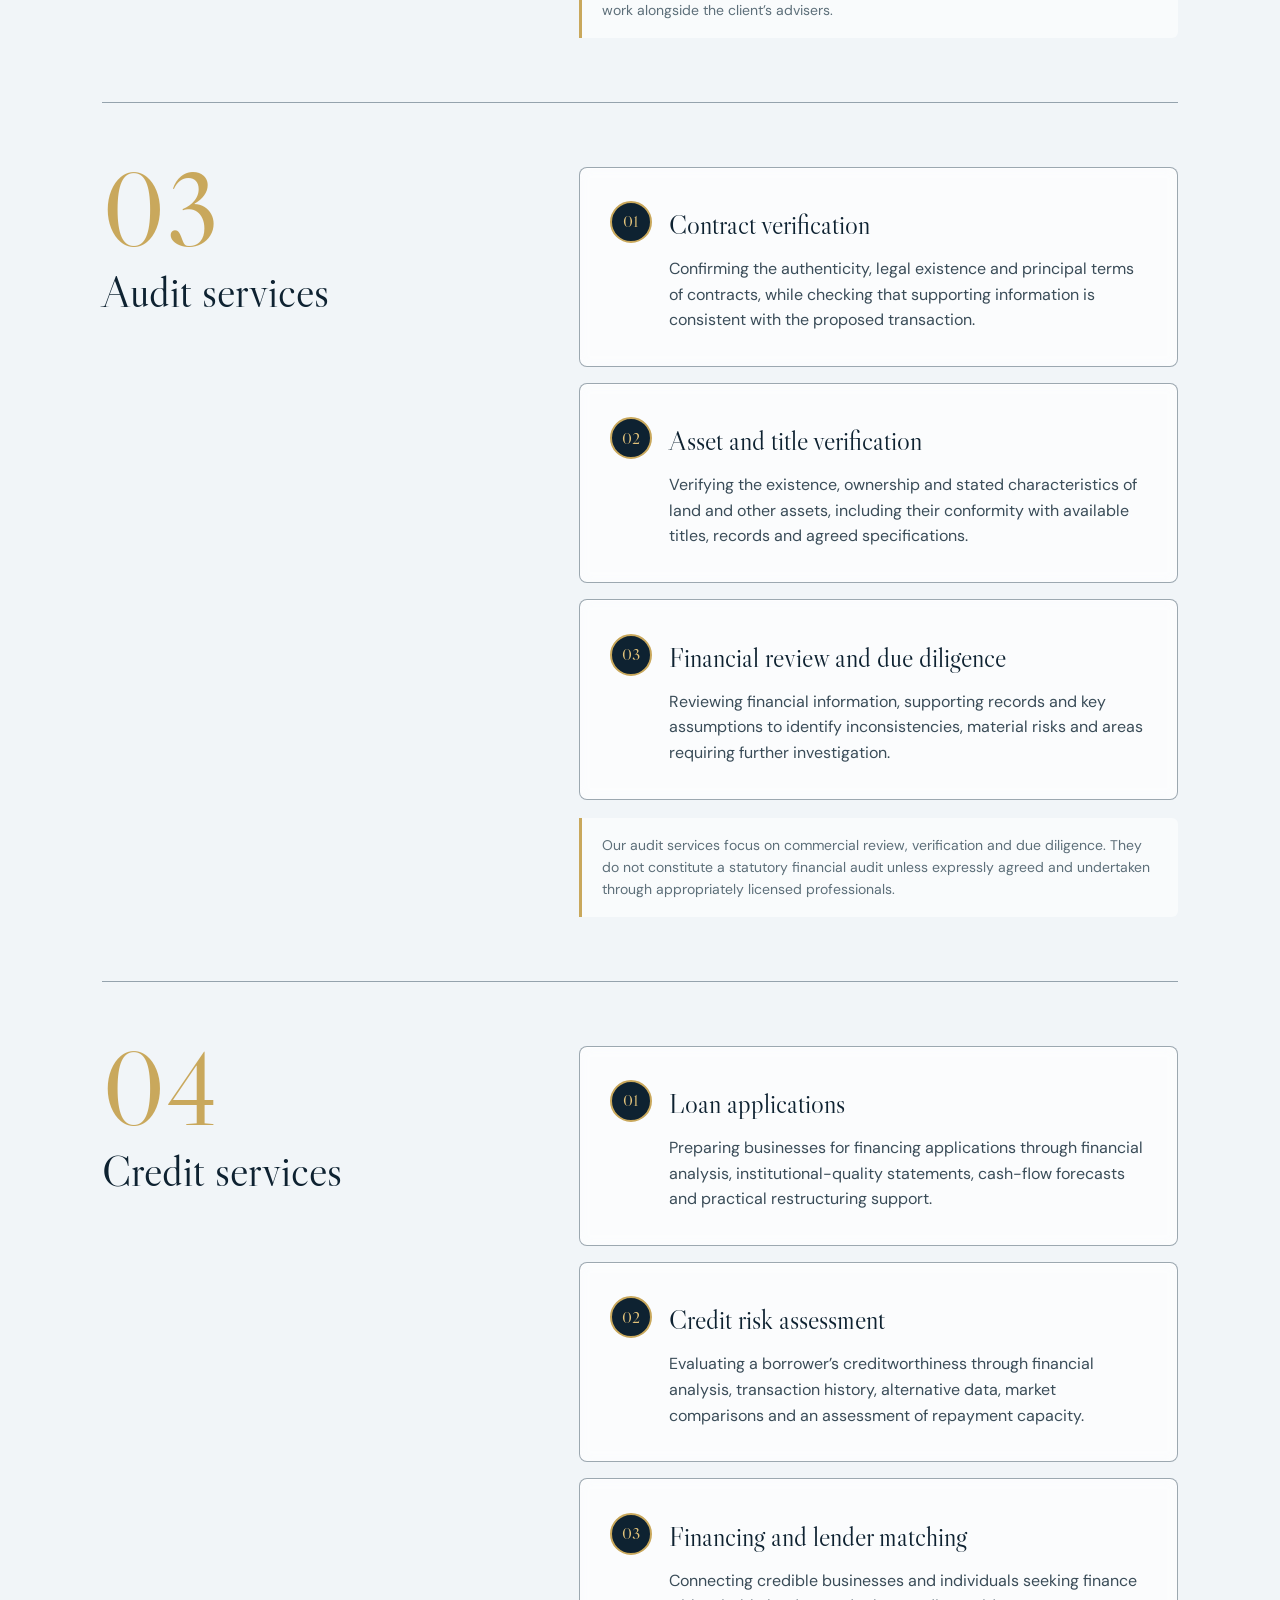
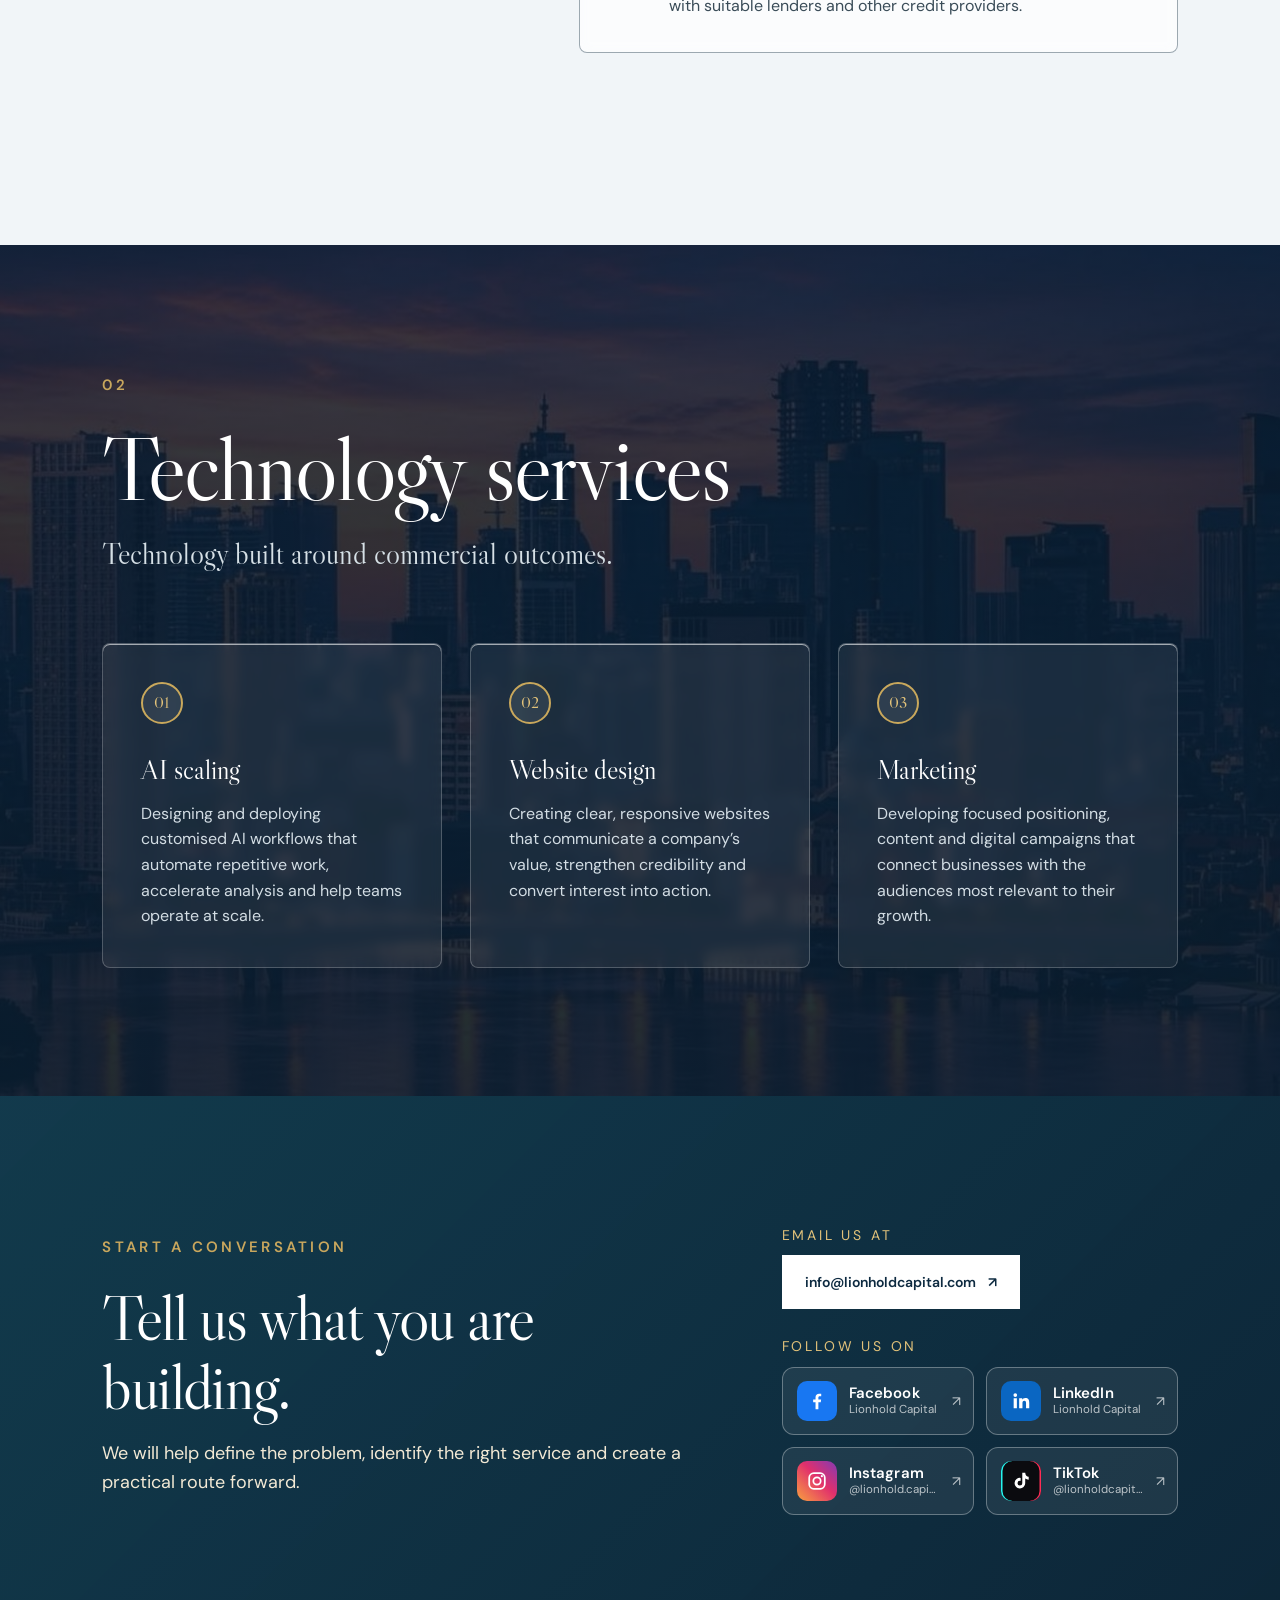
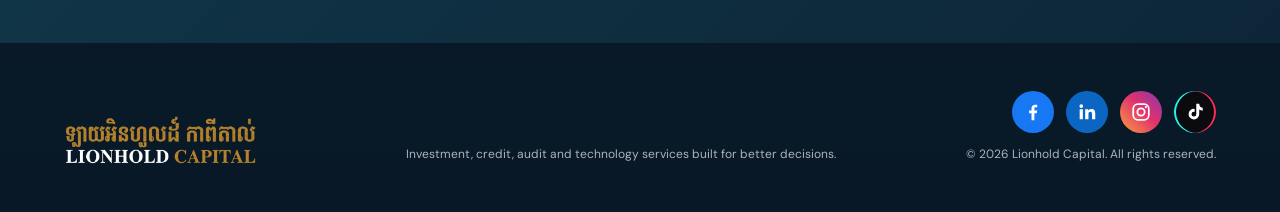
<file: services.html>
<!doctype html>
<html lang="en">
<head>
  <meta charset="utf-8">
  <meta name="viewport" content="width=device-width, initial-scale=1">
  <meta name="description" content="Explore Lionhold Capital's financial services across investment, private client advisory, audit and credit, alongside practical technology services.">
  <meta name="theme-color" content="#eaf0f3">
  <link rel="icon" href="assets/favicon.ico?v=4" sizes="16x16 32x32 48x48">
  <link rel="icon" href="assets/lionhold-favicon.png?v=4" type="image/png" sizes="256x256">
  <link rel="apple-touch-icon" href="assets/apple-touch-icon.png?v=4">
  <title>Services | Lionhold Capital</title>
  <link rel="preconnect" href="https://fonts.googleapis.com">
  <link rel="preconnect" href="https://fonts.gstatic.com" crossorigin>
  <link href="https://fonts.googleapis.com/css2?family=DM+Sans:wght@400;500;600&family=Libre+Caslon+Display&display=swap" rel="stylesheet">
  <link rel="stylesheet" href="styles.css?v=20261045">
</head>
<body class="tinted svc" style="--photo:url(assets/bg-services-skyline.jpg);--band1:url(assets/bg-services-skyline.jpg);--band2:none;--foot:none">
  <header class="site-header" id="top">
    <a class="brand" href="index.html" aria-label="Lionhold Capital home">
      <img class="brand-lockup" src="assets/lionhold-lockup-light.png?v=3" alt="" width="1000" height="238">
    </a>
    <button class="menu-toggle" type="button" aria-expanded="false" aria-controls="nav">Menu</button>
    <nav id="nav" aria-label="Main navigation">
      <a href="index.html">Home</a>
      <a href="services.html" aria-current="page">Services</a>
      <a href="about.html">About us</a>
      <a href="team.html">Meet the team</a>
      <a href="fees.html">Fees</a>
      <a href="careers.html">Careers</a>
      <a class="nav-cta" href="index.html#contact">Contact us</a>
    </nav>
  </header>

  <main>
    <section class="page-hero" style="--page-bg:url(assets/bg-services-skyline.jpg)">
      <div class="page-hero-copy reveal">
        <p class="eyebrow">Our services</p>
        <h1>Structured advisory across financial and technology services.</h1>
        <p>We combine local market understanding, international experience and rigorous analysis to help clients evaluate opportunities, manage risk and execute with confidence.</p>
      </div>
      <div class="page-hero-mark page-hero-logo" aria-hidden="true"><img src="assets/lionhold-hero-emblem.png?v=2" alt=""></div>
    </section>

    <section class="service-group section-pad" aria-labelledby="financial-services-title">
      <div class="section-heading reveal">
        <p class="section-kicker">01</p>
        <div class="service-heading-copy"><h2 id="financial-services-title">Financial services</h2><p>Investment, private client advisory, audit and credit expertise within one integrated offering.</p></div>
      </div>

      <div class="financial-division investment-division" id="investment" aria-labelledby="investment-services-title">
        <div class="division-heading reveal"><p>Financial services · 01</p><h3 id="investment-services-title">Investment services</h3></div>
        <div class="capability-grid">
          <article class="capability-card expandable reveal"><span>01</span><h3>Invest globally from Cambodia</h3><p>Grow your capital in global markets. Our expert team of investors builds and manages a portfolio of international stocks, bonds, ETFs and funds around your goals, opening up world-class opportunities without you needing any prior knowledge of investing.</p><button class="card-toggle" type="button" aria-expanded="false" aria-controls="invest-how">How it works <i aria-hidden="true">+</i></button><div class="card-expand" id="invest-how"><div class="card-expand-inner"><div class="invest-flow"><ol><li><b>Open your own account</b><span>Your money goes from your bank into an account that is yours alone, so your investments are yours from day one.</span></li><li><b>See everything, always</b><span>Your balance, holdings and returns are always in front of you, so you know exactly where you stand.</span></li><li><b>We build your portfolio</b><span>Our investment team places the trades and manages your portfolio while you get on with your business or your life. Your proceeds go straight back to your bank when you want them.</span></li></ol></div></div></div></article>
          <article class="capability-card reveal"><span>02</span><h3>Investing into Cambodia</h3><p>Supporting international individuals and companies seeking to invest in Cambodia. We help clients understand the local market, identify and assess suitable opportunities, conduct commercial due diligence, evaluate risks and execute the investment.</p></article>
          <article class="capability-card reveal"><span>03</span><h3>Deal advisory and investment matching</h3><p>Connecting credible businesses and investment opportunities with suitably aligned investors, while assessing transaction structures, commercial viability, expected returns and material risks to support informed execution.</p></article>
        </div>

      </div>

      <div class="financial-division" id="private-client" aria-labelledby="private-client-title">
        <div class="division-heading reveal"><p>Financial services · 02</p><h3 id="private-client-title">Private client advisory</h3></div>
        <div class="capability-grid">
          <article class="capability-card reveal"><span>01</span><h3>Succession planning</h3><p>Helping founders and family-owned businesses plan the transfer of ownership and leadership. We assess the options, value the business, and structure a transition that protects continuity for the company, the family and the people who depend on it.</p></article>
          <article class="capability-card reveal"><span>02</span><h3>Business sale advisory</h3><p>Guiding owners through the sale of their business, from preparing credible financial information and assessing value to identifying suitable buyers and supporting due diligence, negotiation and completion.</p></article>
          <article class="capability-card reveal"><span>03</span><h3>Company formation in Cambodia</h3><p>Helping Cambodian and international founders establish a company in Cambodia from start to finish. We advise on the most suitable structure, coordinate incorporation and the registrations and licences the business requires, and support the practical set-up, from a corporate bank account to accounting and tax foundations, so the company is ready to operate.</p></article>
        </div>
        <p class="audit-note reveal">Our private client advisory complements, and does not replace, the legal and tax advice of appropriately licensed professionals. Where such advice is needed, we work alongside the client’s advisers.</p>
      </div>

      <div class="financial-division" id="audit" aria-labelledby="audit-services-title">
        <div class="division-heading reveal"><p>Financial services · 03</p><h3 id="audit-services-title">Audit services</h3></div>
        <div class="capability-grid">
          <article class="capability-card reveal"><span>01</span><h3>Contract verification</h3><p>Confirming the authenticity, legal existence and principal terms of contracts, while checking that supporting information is consistent with the proposed transaction.</p></article>
          <article class="capability-card reveal"><span>02</span><h3>Asset and title verification</h3><p>Verifying the existence, ownership and stated characteristics of land and other assets, including their conformity with available titles, records and agreed specifications.</p></article>
          <article class="capability-card reveal"><span>03</span><h3>Financial review and due diligence</h3><p>Reviewing financial information, supporting records and key assumptions to identify inconsistencies, material risks and areas requiring further investigation.</p></article>
        </div>
        <p class="audit-note reveal">Our audit services focus on commercial review, verification and due diligence. They do not constitute a statutory financial audit unless expressly agreed and undertaken through appropriately licensed professionals.</p>
      </div>

      <div class="financial-division" id="credit" aria-labelledby="credit-services-title">
        <div class="division-heading reveal"><p>Financial services · 04</p><h3 id="credit-services-title">Credit services</h3></div>
        <div class="capability-grid">
          <article class="capability-card reveal"><span>01</span><h3>Loan applications</h3><p>Preparing businesses for financing applications through financial analysis, institutional-quality statements, cash-flow forecasts and practical restructuring support.</p></article>
          <article class="capability-card reveal"><span>02</span><h3>Credit risk assessment</h3><p>Evaluating a borrower’s creditworthiness through financial analysis, transaction history, alternative data, market comparisons and an assessment of repayment capacity.</p></article>
          <article class="capability-card reveal"><span>03</span><h3>Financing and lender matching</h3><p>Connecting credible businesses and individuals seeking finance with suitable lenders and other credit providers.</p></article>
        </div>
      </div>
    </section>

    <section class="service-group technology-services section-pad" id="technology" aria-labelledby="technology-services-title">
      <div class="section-heading reveal">
        <p class="section-kicker light">02</p>
        <div class="service-heading-copy"><h2 id="technology-services-title">Technology services</h2><p>Technology built around commercial outcomes.</p></div>
      </div>
      <div class="capability-grid service-grid-dark">
        <article class="capability-card reveal"><span>01</span><h3>AI scaling</h3><p>Designing and deploying customised AI workflows that automate repetitive work, accelerate analysis and help teams operate at scale.</p></article>
        <article class="capability-card reveal"><span>02</span><h3>Website design</h3><p>Creating clear, responsive websites that communicate a company’s value, strengthen credibility and convert interest into action.</p></article>
        <article class="capability-card reveal"><span>03</span><h3>Marketing</h3><p>Developing focused positioning, content and digital campaigns that connect businesses with the audiences most relevant to their growth.</p></article>
      </div>
    </section>

    <section class="contact section-pad" aria-labelledby="services-contact-title">
      <div class="contact-copy reveal">
        <p class="section-kicker light">Start a conversation</p>
        <h2 id="services-contact-title">Tell us what you are building.</h2>
        <p>We will help define the problem, identify the right service and create a practical route forward.</p>
      </div>
      <div class="contact-actions">
        <div class="contact-action"><span class="contact-label">Email us at</span><a class="button contact-email" href="mailto:info@lionholdcapital.com">info@lionholdcapital.com <span aria-hidden="true">↗</span></a></div>
        <div class="contact-action"><span class="contact-label">Follow us on</span><div class="contact-social"><a class="social-card social-facebook" href="https://www.facebook.com/profile.php?id=61595010042443" target="_blank" rel="noopener noreferrer" aria-label="Lionhold Capital on Facebook"><span class="social-icon"><svg viewBox="0 0 24 24" width="22" height="22" aria-hidden="true" focusable="false"><path fill="currentColor" d="M13.5 21v-7.6h2.6l.4-3.1h-3V8.4c0-.9.3-1.5 1.5-1.5h1.6V4.1c-.3 0-1.2-.1-2.3-.1-2.3 0-3.9 1.4-3.9 4v2.3H7.8v3.1h2.6V21z"/></svg></span><span class="social-text"><b>Facebook</b><small>Lionhold Capital</small></span><span class="social-arrow" aria-hidden="true">↗</span></a><a class="social-card social-linkedin" href="https://www.linkedin.com/company/lionholdcapital/" target="_blank" rel="noopener noreferrer" aria-label="Lionhold Capital on LinkedIn"><span class="social-icon"><svg viewBox="0 0 24 24" width="22" height="22" aria-hidden="true" focusable="false"><path fill="currentColor" d="M4 9h3.5v11H4zM5.75 3.5a2 2 0 110 4 2 2 0 010-4zM10 9h3.3v1.5c.5-.9 1.7-1.8 3.4-1.8 3.4 0 4.3 2.2 4.3 5.2V20h-3.5v-5.3c0-1.3 0-2.9-1.8-2.9s-2.1 1.4-2.1 2.8V20H10z"/></svg></span><span class="social-text"><b>LinkedIn</b><small>Lionhold Capital</small></span><span class="social-arrow" aria-hidden="true">↗</span></a><a class="social-card social-instagram" href="https://www.instagram.com/lionhold.capital/" target="_blank" rel="noopener noreferrer" aria-label="Lionhold Capital on Instagram"><span class="social-icon"><svg viewBox="0 0 24 24" width="22" height="22" aria-hidden="true" focusable="false"><rect x="3.5" y="3.5" width="17" height="17" rx="5" fill="none" stroke="currentColor" stroke-width="1.9"/><circle cx="12" cy="12" r="4" fill="none" stroke="currentColor" stroke-width="1.9"/><circle cx="17.3" cy="6.7" r="1.2" fill="currentColor"/></svg></span><span class="social-text"><b>Instagram</b><small>@lionhold.capital</small></span><span class="social-arrow" aria-hidden="true">↗</span></a><a class="social-card social-tiktok" href="https://www.tiktok.com/@lionholdcapital.kh" target="_blank" rel="noopener noreferrer" aria-label="Lionhold Capital on TikTok"><span class="social-icon"><svg viewBox="0 0 24 24" width="22" height="22" aria-hidden="true" focusable="false"><path fill="currentColor" d="M16.6 3h-3.2v11.4a2.6 2.6 0 11-2.6-2.6c.3 0 .5 0 .8.1V8.6a5.8 5.8 0 105 5.8V9.3c1.1.8 2.4 1.3 3.8 1.3V7.4c-2.1-.1-3.6-1.7-3.8-4.4z"/></svg></span><span class="social-text"><b>TikTok</b><small>@lionholdcapital.kh</small></span><span class="social-arrow" aria-hidden="true">↗</span></a></div></div>
      </div>
    </section>
  </main>

  <footer>
    <div class="footer-brand"><img class="footer-wordmark" src="assets/lionhold-wordmark-light.png?v=2" alt="Lionhold Capital" width="640" height="160"></div>
    <p>Investment, credit, audit and technology services built for better decisions.</p>
    <div class="footer-meta"><div class="footer-social"><a class="social-dot social-facebook" href="https://www.facebook.com/profile.php?id=61595010042443" target="_blank" rel="noopener noreferrer" aria-label="Lionhold Capital on Facebook" title="Facebook"><svg viewBox="0 0 24 24" width="22" height="22" aria-hidden="true" focusable="false"><path fill="currentColor" d="M13.5 21v-7.6h2.6l.4-3.1h-3V8.4c0-.9.3-1.5 1.5-1.5h1.6V4.1c-.3 0-1.2-.1-2.3-.1-2.3 0-3.9 1.4-3.9 4v2.3H7.8v3.1h2.6V21z"/></svg></a><a class="social-dot social-linkedin" href="https://www.linkedin.com/company/lionholdcapital/" target="_blank" rel="noopener noreferrer" aria-label="Lionhold Capital on LinkedIn" title="LinkedIn"><svg viewBox="0 0 24 24" width="22" height="22" aria-hidden="true" focusable="false"><path fill="currentColor" d="M4 9h3.5v11H4zM5.75 3.5a2 2 0 110 4 2 2 0 010-4zM10 9h3.3v1.5c.5-.9 1.7-1.8 3.4-1.8 3.4 0 4.3 2.2 4.3 5.2V20h-3.5v-5.3c0-1.3 0-2.9-1.8-2.9s-2.1 1.4-2.1 2.8V20H10z"/></svg></a><a class="social-dot social-instagram" href="https://www.instagram.com/lionhold.capital/" target="_blank" rel="noopener noreferrer" aria-label="Lionhold Capital on Instagram" title="Instagram"><svg viewBox="0 0 24 24" width="22" height="22" aria-hidden="true" focusable="false"><rect x="3.5" y="3.5" width="17" height="17" rx="5" fill="none" stroke="currentColor" stroke-width="1.9"/><circle cx="12" cy="12" r="4" fill="none" stroke="currentColor" stroke-width="1.9"/><circle cx="17.3" cy="6.7" r="1.2" fill="currentColor"/></svg></a><a class="social-dot social-tiktok" href="https://www.tiktok.com/@lionholdcapital.kh" target="_blank" rel="noopener noreferrer" aria-label="Lionhold Capital on TikTok" title="TikTok"><svg viewBox="0 0 24 24" width="22" height="22" aria-hidden="true" focusable="false"><path fill="currentColor" d="M16.6 3h-3.2v11.4a2.6 2.6 0 11-2.6-2.6c.3 0 .5 0 .8.1V8.6a5.8 5.8 0 105 5.8V9.3c1.1.8 2.4 1.3 3.8 1.3V7.4c-2.1-.1-3.6-1.7-3.8-4.4z"/></svg></a></div><p>© <span id="year"></span> Lionhold Capital. All rights reserved.</p></div>
  </footer>
  <script src="script.js?v=20261017"></script>
</body>
</html>
</file>
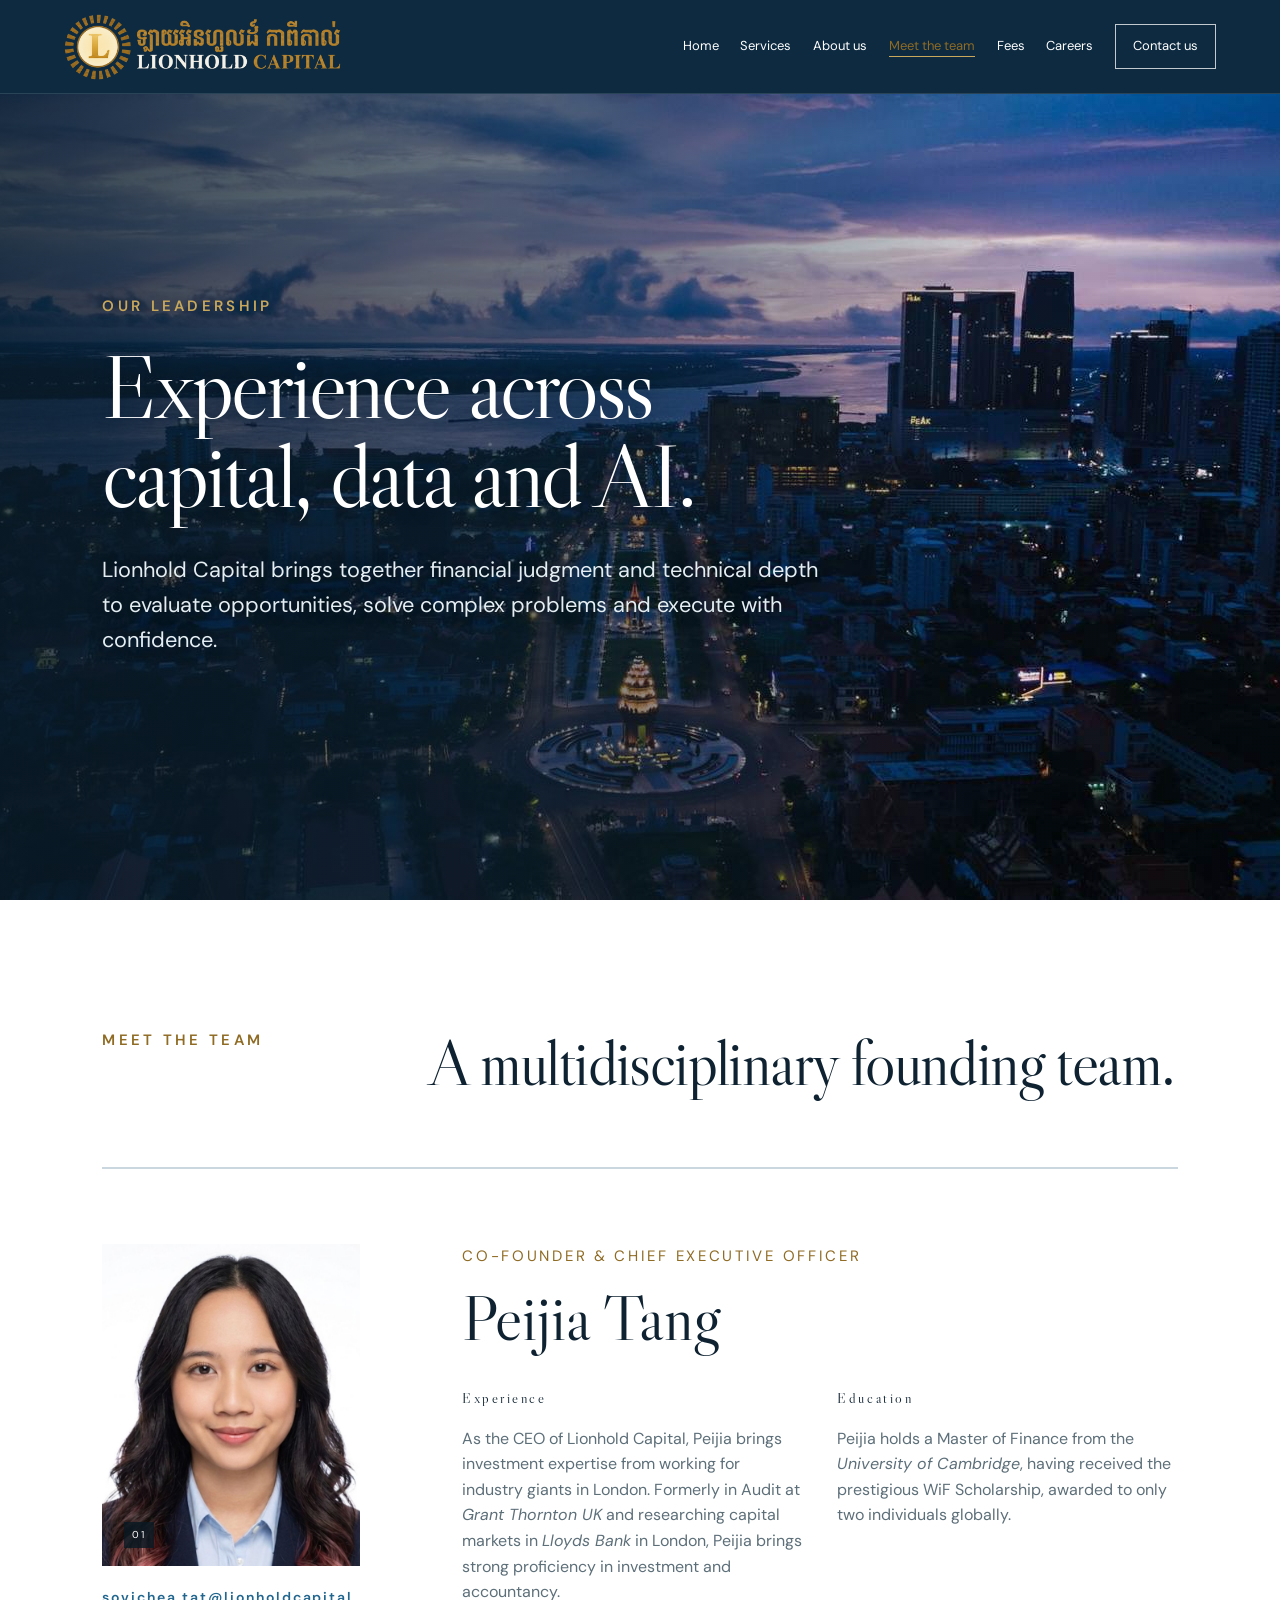
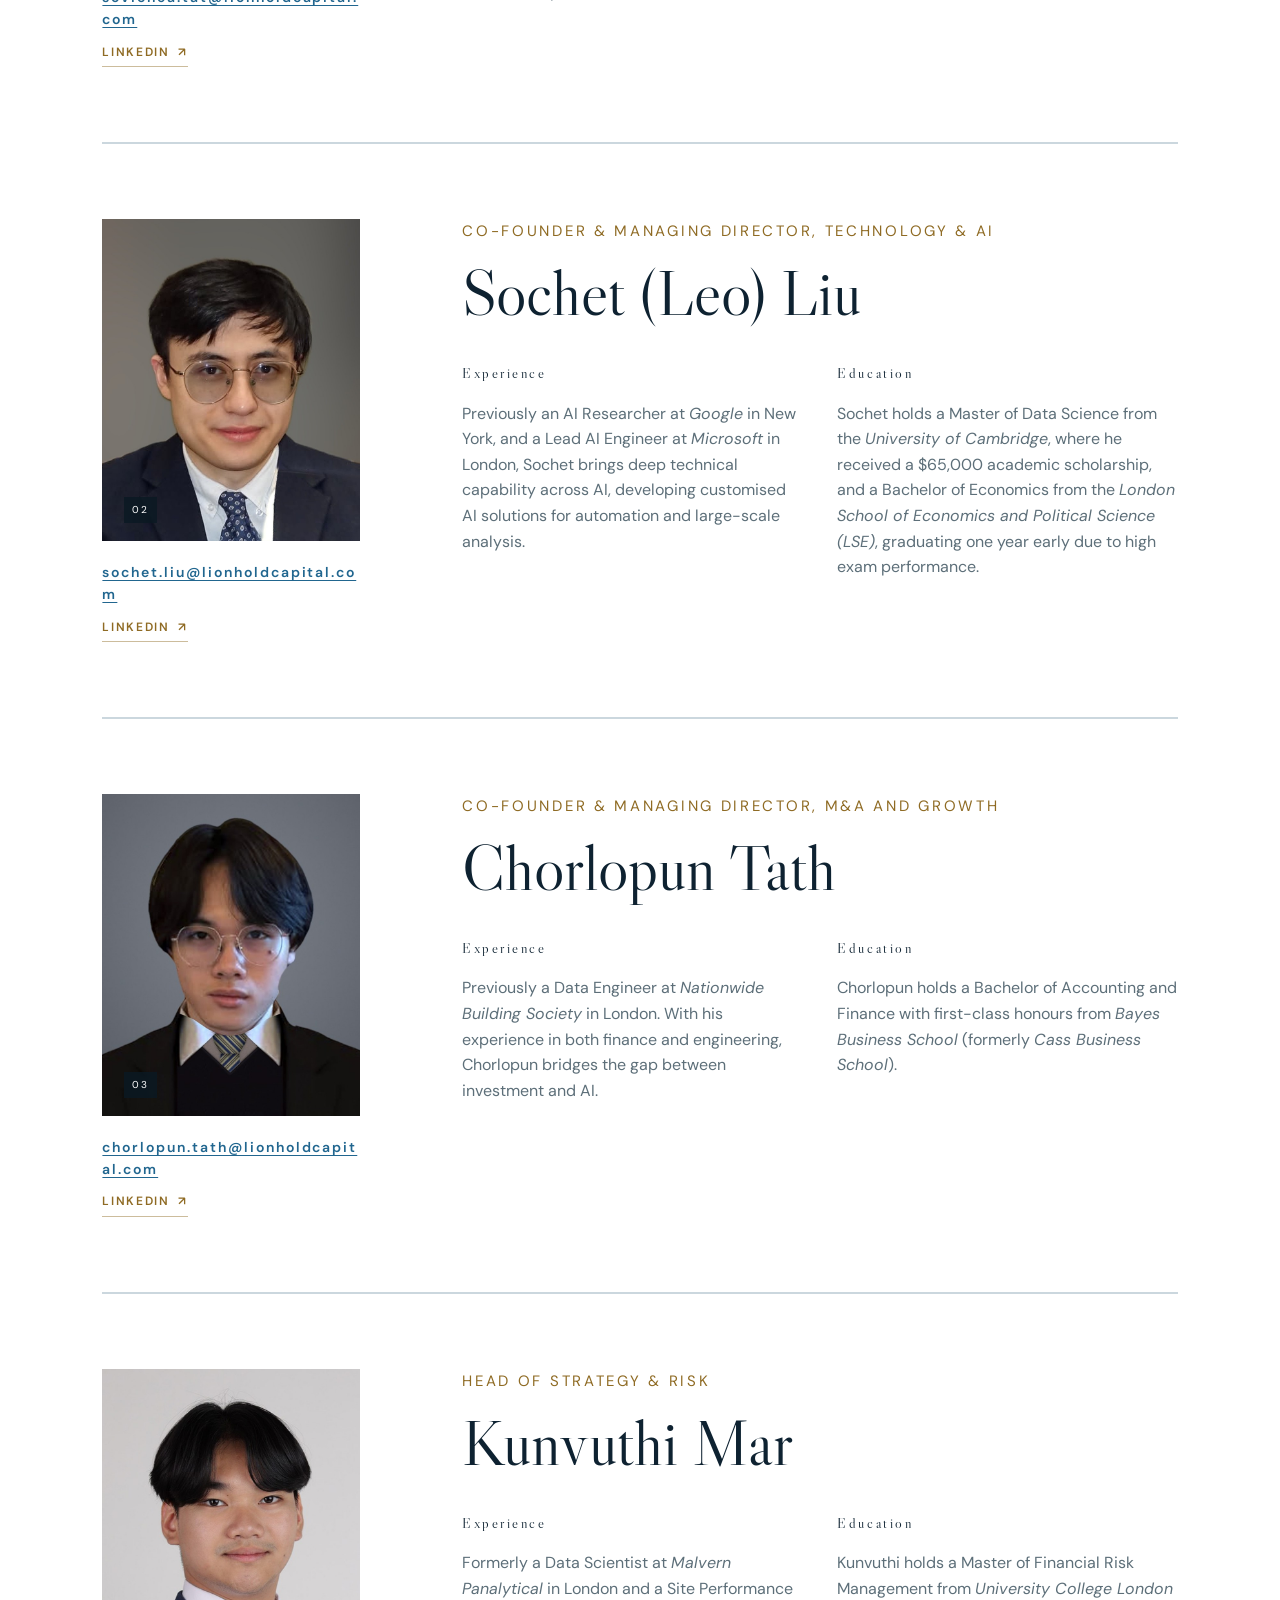
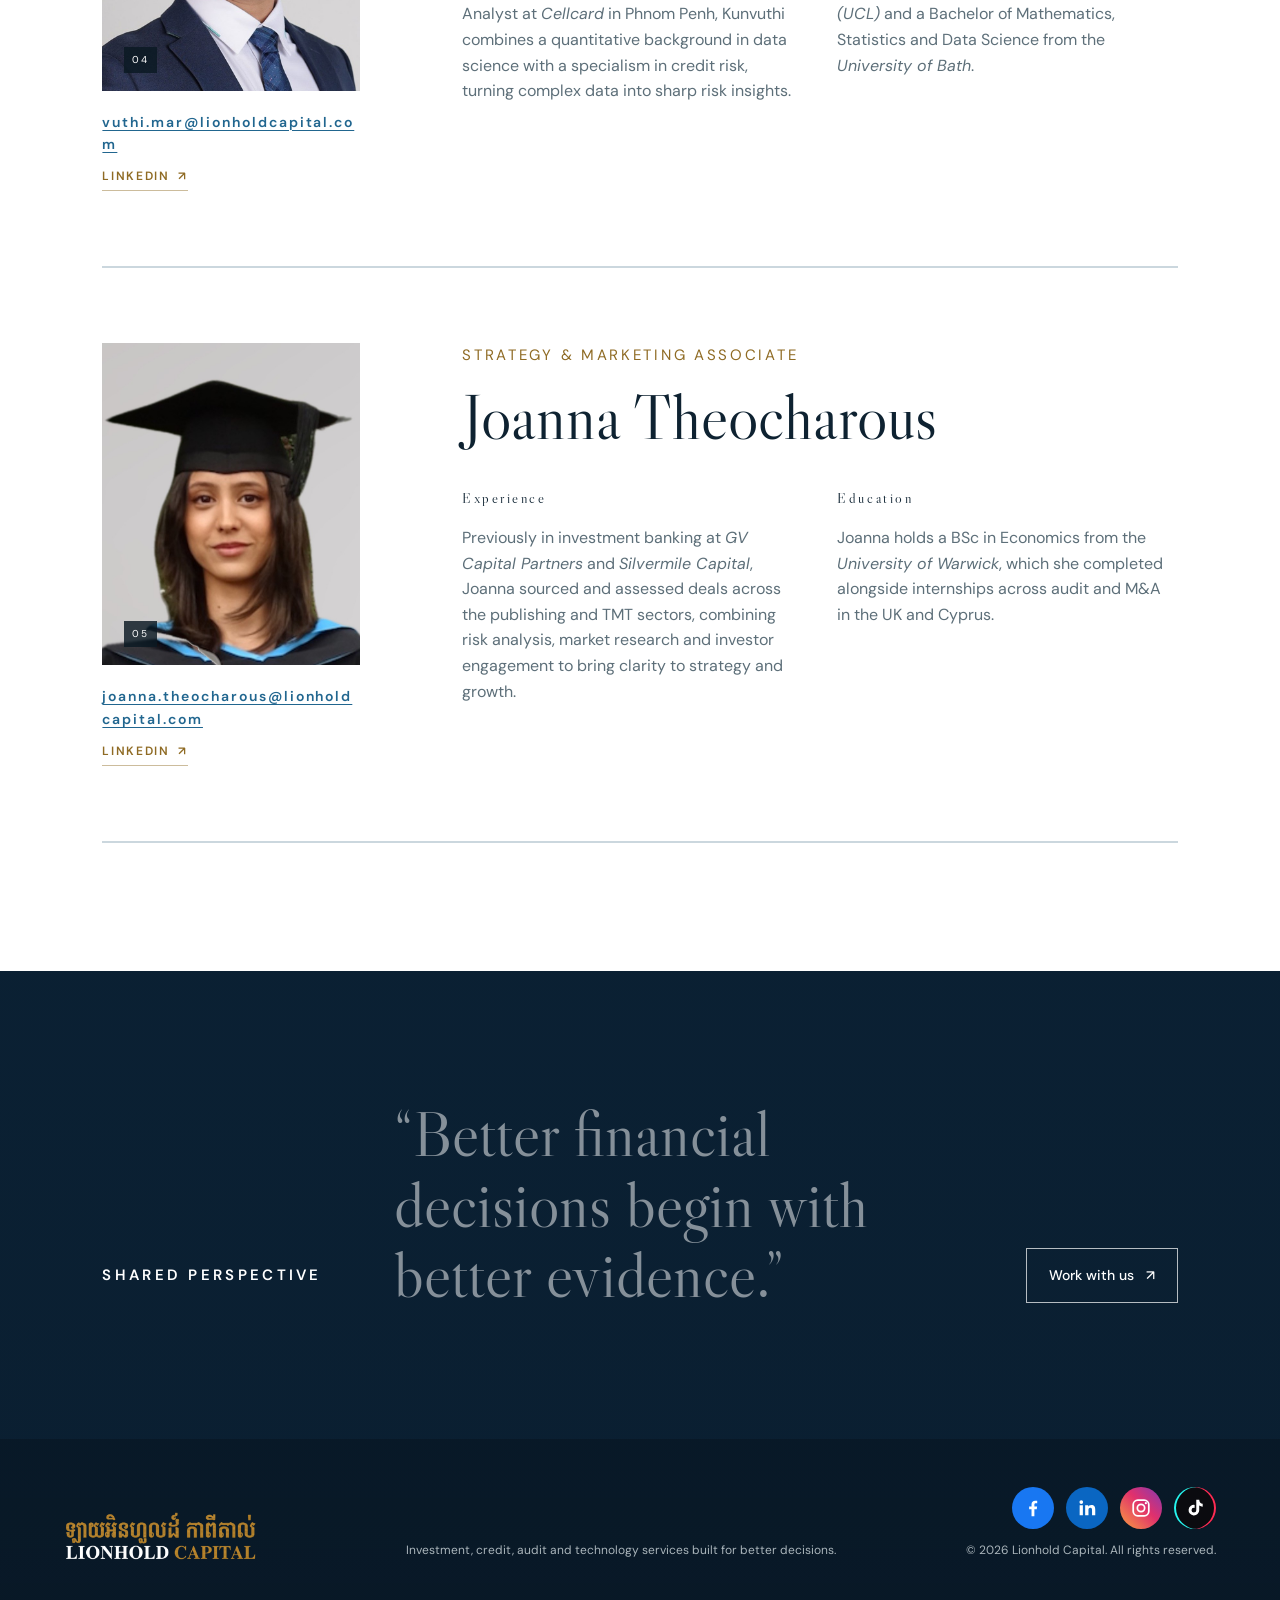
<file: team.html>
<!doctype html>
<html lang="en">
<head>
  <meta charset="utf-8">
  <meta name="viewport" content="width=device-width, initial-scale=1">
  <meta name="description" content="Meet the leadership team behind Lionhold Capital's investment, financial and AI capabilities.">
  <meta name="theme-color" content="#eaf0f3">
  <link rel="icon" href="assets/favicon.ico?v=4" sizes="16x16 32x32 48x48">
  <link rel="icon" href="assets/lionhold-favicon.png?v=4" type="image/png" sizes="256x256">
  <link rel="apple-touch-icon" href="assets/apple-touch-icon.png?v=4">
  <title>Meet the Team | Lionhold Capital</title>
  <link rel="preconnect" href="https://fonts.googleapis.com">
  <link rel="preconnect" href="https://fonts.gstatic.com" crossorigin>
  <link href="https://fonts.googleapis.com/css2?family=DM+Sans:wght@400;500;600&family=Libre+Caslon+Display&display=swap" rel="stylesheet">
  <link rel="stylesheet" href="styles.css?v=20261045">
  <style>
    .team-person{min-width:0}
    .team-person .profile-links{display:flex!important;flex-direction:column!important;align-items:flex-start!important;gap:12px!important;width:100%!important;margin:20px 0 0!important}
    .team-person .profile-link{align-self:flex-start!important;justify-self:auto!important;font-size:14px!important}
    .team-person .email-link{color:#21668f!important}
    .team-person .linkedin-link{font-size:12px!important}
    .team-role{font-size:15px!important}
  </style>
</head>
<body class="plain" style="--photo:url(assets/bg-team-aerial.jpg);--band1:none;--band2:none;--foot:none">
  <header class="site-header" id="top">
    <a class="brand" href="index.html" aria-label="Lionhold Capital home">
      <img class="brand-lockup" src="assets/lionhold-lockup-light.png?v=3" alt="" width="1000" height="238">
    </a>
    <button class="menu-toggle" type="button" aria-expanded="false" aria-controls="nav">Menu</button>
    <nav id="nav" aria-label="Main navigation">
      <a href="index.html">Home</a>
      <a href="services.html">Services</a>
      <a href="about.html">About us</a>
      <a href="team.html" aria-current="page">Meet the team</a>
      <a href="fees.html">Fees</a>
      <a href="careers.html">Careers</a>
      <a class="nav-cta" href="index.html#contact">Contact us</a>
    </nav>
  </header>

  <main>
    <section class="page-hero" style="--page-bg:url(assets/bg-team-aerial.jpg)">
      <div class="page-hero-copy reveal">
        <p class="eyebrow">Our leadership</p>
        <h1>Experience across capital, data and AI.</h1>
        <p>Lionhold Capital brings together financial judgment and technical depth to evaluate opportunities, solve complex problems and execute with confidence.</p>
      </div>
      <div class="page-hero-mark page-hero-logo" aria-hidden="true"><img src="assets/lionhold-hero-emblem.png?v=2" alt=""></div>
    </section>

    <section class="team-section section-pad" aria-labelledby="team-title">
      <div class="section-heading reveal">
        <p class="section-kicker">Meet the team</p>
        <h2 id="team-title">A multidisciplinary founding team.</h2>
      </div>
      <div class="team-list">
        <article class="team-member reveal">
          <div class="team-person">
            <div class="team-portrait"><img src="assets/sovichea-headshot.png" alt="Peijia Tang" loading="lazy"><small>01</small></div>
            <div class="profile-links">
              <a class="profile-link email-link" href="mailto:sovichea.tat@lionholdcapital.com">sovichea.tat@lionholdcapital.com</a>
              <a class="profile-link linkedin-link" href="https://www.linkedin.com/in/sowitchea/" target="_blank" rel="noopener noreferrer" aria-label="Peijia Tang on LinkedIn">LinkedIn <span aria-hidden="true">↗</span></a>
            </div>
          </div>
          <div class="team-profile">
            <p class="team-role">Co-founder &amp; Chief Executive Officer</p>
            <h3>Peijia Tang</h3>
            <div class="team-bio">
              <div class="bio-column"><p class="bio-heading">Experience</p><p>As the CEO of Lionhold Capital, Peijia brings investment expertise from working for industry giants in London. Formerly in Audit at <em>Grant Thornton UK</em> and researching capital markets in <em>Lloyds Bank</em> in London, Peijia brings strong proficiency in investment and accountancy.</p></div>
              <div class="bio-column"><p class="bio-heading">Education</p><p>Peijia holds a Master of Finance from the <em>University of Cambridge</em>, having received the prestigious WiF Scholarship, awarded to only two individuals globally.</p></div>
            </div>
          </div>
        </article>
        <article class="team-member reveal">
          <div class="team-person">
            <div class="team-portrait"><img src="assets/sochet-headshot-7.jpg" alt="Sochet (Leo) Liu" loading="lazy"><small>02</small></div>
            <div class="profile-links">
              <a class="profile-link email-link" href="mailto:sochet.liu@lionholdcapital.com">sochet.liu@lionholdcapital.com</a>
              <a class="profile-link linkedin-link" href="https://www.linkedin.com/in/sochetliu/" target="_blank" rel="noopener noreferrer" aria-label="Sochet (Leo) Liu on LinkedIn">LinkedIn <span aria-hidden="true">↗</span></a>
            </div>
          </div>
          <div class="team-profile">
            <p class="team-role">Co-founder &amp; Managing Director, Technology &amp; AI</p>
            <h3>Sochet (Leo) Liu</h3>
            <div class="team-bio">
              <div class="bio-column"><p class="bio-heading">Experience</p><p>Previously an AI Researcher at <em>Google</em> in New York, and a Lead AI Engineer at <em>Microsoft</em> in London, Sochet brings deep technical capability across AI, developing customised AI solutions for automation and large-scale analysis.</p></div>
              <div class="bio-column"><p class="bio-heading">Education</p><p>Sochet holds a Master of Data Science from the <em>University of Cambridge</em>, where he received a $65,000 academic scholarship, and a Bachelor of Economics from the <em>London School of Economics and Political Science (LSE)</em>, graduating one year early due to high exam performance.</p></div>
            </div>
          </div>
        </article>
        <article class="team-member reveal">
          <div class="team-person">
            <div class="team-portrait"><img src="assets/chorlopun-headshot-8.jpg" alt="Chorlopun Tath" loading="lazy"><small>03</small></div>
            <div class="profile-links">
              <a class="profile-link email-link" href="mailto:chorlopun.tath@lionholdcapital.com">chorlopun.tath@lionholdcapital.com</a>
              <a class="profile-link linkedin-link" href="https://www.linkedin.com/in/chorlopun-tath-a54053267/" target="_blank" rel="noopener noreferrer" aria-label="Chorlopun Tath on LinkedIn">LinkedIn <span aria-hidden="true">↗</span></a>
            </div>
          </div>
          <div class="team-profile">
            <p class="team-role">Co-founder &amp; Managing Director, M&amp;A and Growth</p>
            <h3>Chorlopun Tath</h3>
            <div class="team-bio">
              <div class="bio-column"><p class="bio-heading">Experience</p><p>Previously a Data Engineer at <em>Nationwide Building Society</em> in London. With his experience in both finance and engineering, Chorlopun bridges the gap between investment and AI.</p></div>
              <div class="bio-column"><p class="bio-heading">Education</p><p>Chorlopun holds a Bachelor of Accounting and Finance with first-class honours from <em>Bayes Business School</em> (formerly <em>Cass Business School</em>).</p></div>
            </div>
          </div>
        </article>
        <article class="team-member reveal">
          <div class="team-person">
            <div class="team-portrait"><img src="assets/kunvuthi-headshot-6.jpg" alt="Kunvuthi Mar" loading="lazy"><small>04</small></div>
            <div class="profile-links">
              <a class="profile-link email-link" href="mailto:vuthi.mar@lionholdcapital.com">vuthi.mar@lionholdcapital.com</a>
              <a class="profile-link linkedin-link" href="https://www.linkedin.com/in/kunvuthi-mar/" target="_blank" rel="noopener noreferrer" aria-label="Kunvuthi Mar on LinkedIn">LinkedIn <span aria-hidden="true">↗</span></a>
            </div>
          </div>
          <div class="team-profile">
            <p class="team-role">Head of Strategy &amp; Risk</p>
            <h3>Kunvuthi Mar</h3>
            <div class="team-bio">
              <div class="bio-column"><p class="bio-heading">Experience</p><p>Formerly a Data Scientist at <em>Malvern Panalytical</em> in London and a Site Performance Analyst at <em>Cellcard</em> in Phnom Penh, Kunvuthi combines a quantitative background in data science with a specialism in credit risk, turning complex data into sharp risk insights.</p></div>
              <div class="bio-column"><p class="bio-heading">Education</p><p>Kunvuthi holds a Master of Financial Risk Management from <em>University College London (UCL)</em> and a Bachelor of Mathematics, Statistics and Data Science from the <em>University of Bath</em>.</p></div>
            </div>
          </div>
        </article>
        <article class="team-member reveal">
          <div class="team-person">
            <div class="team-portrait"><img src="assets/joanna-headshot-2.jpg" alt="Joanna Theocharous" loading="lazy"><small>05</small></div>
            <div class="profile-links">
              <a class="profile-link email-link" href="mailto:joanna.theocharous@lionholdcapital.com">joanna.theocharous@lionholdcapital.com</a>
              <a class="profile-link linkedin-link" href="https://www.linkedin.com/in/joanna-theocharous-9b4a01254/" target="_blank" rel="noopener noreferrer" aria-label="Joanna Theocharous on LinkedIn">LinkedIn <span aria-hidden="true">↗</span></a>
            </div>
          </div>
          <div class="team-profile">
            <p class="team-role">Strategy &amp; Marketing Associate</p>
            <h3>Joanna Theocharous</h3>
            <div class="team-bio">
              <div class="bio-column"><p class="bio-heading">Experience</p><p>Previously in investment banking at <em>GV Capital Partners</em> and <em>Silvermile Capital</em>, Joanna sourced and assessed deals across the publishing and TMT sectors, combining risk analysis, market research and investor engagement to bring clarity to strategy and growth.</p></div>
              <div class="bio-column"><p class="bio-heading">Education</p><p>Joanna holds a BSc in Economics from the <em>University of Warwick</em>, which she completed alongside internships across audit and M&amp;A in the UK and Cyprus.</p></div>
            </div>
          </div>
        </article>
      </div>
    </section>

    <section class="team-principle">
      <p class="section-kicker light">Shared perspective</p>
      <blockquote>“Better financial decisions begin with better evidence.”</blockquote>
      <a class="button button-light" href="index.html#contact">Work with us <span aria-hidden="true">↗</span></a>
    </section>
  </main>

  <footer>
    <div class="footer-brand"><img class="footer-wordmark" src="assets/lionhold-wordmark-light.png?v=2" alt="Lionhold Capital" width="640" height="160"></div>
    <p>Investment, credit, audit and technology services built for better decisions.</p>
    <div class="footer-meta"><div class="footer-social"><a class="social-dot social-facebook" href="https://www.facebook.com/profile.php?id=61595010042443" target="_blank" rel="noopener noreferrer" aria-label="Lionhold Capital on Facebook" title="Facebook"><svg viewBox="0 0 24 24" width="22" height="22" aria-hidden="true" focusable="false"><path fill="currentColor" d="M13.5 21v-7.6h2.6l.4-3.1h-3V8.4c0-.9.3-1.5 1.5-1.5h1.6V4.1c-.3 0-1.2-.1-2.3-.1-2.3 0-3.9 1.4-3.9 4v2.3H7.8v3.1h2.6V21z"/></svg></a><a class="social-dot social-linkedin" href="https://www.linkedin.com/company/lionholdcapital/" target="_blank" rel="noopener noreferrer" aria-label="Lionhold Capital on LinkedIn" title="LinkedIn"><svg viewBox="0 0 24 24" width="22" height="22" aria-hidden="true" focusable="false"><path fill="currentColor" d="M4 9h3.5v11H4zM5.75 3.5a2 2 0 110 4 2 2 0 010-4zM10 9h3.3v1.5c.5-.9 1.7-1.8 3.4-1.8 3.4 0 4.3 2.2 4.3 5.2V20h-3.5v-5.3c0-1.3 0-2.9-1.8-2.9s-2.1 1.4-2.1 2.8V20H10z"/></svg></a><a class="social-dot social-instagram" href="https://www.instagram.com/lionhold.capital/" target="_blank" rel="noopener noreferrer" aria-label="Lionhold Capital on Instagram" title="Instagram"><svg viewBox="0 0 24 24" width="22" height="22" aria-hidden="true" focusable="false"><rect x="3.5" y="3.5" width="17" height="17" rx="5" fill="none" stroke="currentColor" stroke-width="1.9"/><circle cx="12" cy="12" r="4" fill="none" stroke="currentColor" stroke-width="1.9"/><circle cx="17.3" cy="6.7" r="1.2" fill="currentColor"/></svg></a><a class="social-dot social-tiktok" href="https://www.tiktok.com/@lionholdcapital.kh" target="_blank" rel="noopener noreferrer" aria-label="Lionhold Capital on TikTok" title="TikTok"><svg viewBox="0 0 24 24" width="22" height="22" aria-hidden="true" focusable="false"><path fill="currentColor" d="M16.6 3h-3.2v11.4a2.6 2.6 0 11-2.6-2.6c.3 0 .5 0 .8.1V8.6a5.8 5.8 0 105 5.8V9.3c1.1.8 2.4 1.3 3.8 1.3V7.4c-2.1-.1-3.6-1.7-3.8-4.4z"/></svg></a></div><p>© <span id="year"></span> Lionhold Capital. All rights reserved.</p></div>
  </footer>
  <script src="script.js?v=20261017"></script>
</body>
</html>
</file>
<file: styles.css>
:root{--ivory:#f4f1e9;--paper:#fbfaf6;--navy:#102332;--navy-2:#173447;--gold:#8f6b24;--line:#d9d3c5;--muted:#637078;--white:#fff;--serif:"Libre Caslon Display",Georgia,serif;--sans:"DM Sans",Arial,sans-serif}
*{box-sizing:border-box}html{scroll-behavior:smooth}body{margin:0;background:var(--paper);color:var(--navy);font-family:var(--sans);font-size:16px;line-height:1.6}a{color:inherit;text-decoration:none}button{font:inherit}.site-header{height:94px;padding:0 clamp(24px,5vw,80px);display:flex;align-items:center;justify-content:space-between;background:rgba(251,250,246,.94);border-bottom:1px solid rgba(16,35,50,.1);position:sticky;top:0;z-index:20;backdrop-filter:blur(12px)}.brand{display:flex;align-items:center;gap:13px}.brand-mark{width:43px;height:43px;border:1px solid var(--gold);border-radius:50%;display:grid;place-items:center;color:var(--gold);font-family:var(--serif);font-size:24px;position:relative}.brand-mark:after{content:"";position:absolute;inset:-5px;border:1px dotted var(--gold);border-radius:50%}.brand strong,.footer-brand strong{display:block;font-family:var(--serif);font-size:23px;line-height:1;letter-spacing:.12em;text-transform:uppercase}.brand small,.footer-brand span{display:block;color:var(--gold);font-size:9px;font-weight:600;letter-spacing:.42em;text-transform:uppercase;margin-top:7px}.site-header nav{display:flex;align-items:center;gap:34px;font-size:14px}.site-header nav a:not(.nav-cta){border-bottom:1px solid transparent}.site-header nav a:not(.nav-cta):hover{border-color:var(--gold)}.nav-cta{border:1px solid var(--navy);padding:11px 17px}.nav-cta:hover{background:var(--navy);color:var(--white)}.menu-toggle{display:none;background:none;border:0;color:var(--navy);cursor:pointer}.hero{min-height:calc(100vh - 94px);position:relative;display:grid;align-items:center;padding:10vh clamp(24px,8vw,130px);overflow:hidden;background:var(--ivory)}.hero-art{position:absolute;inset:0;background-image:linear-gradient(90deg,rgba(244,241,233,.98) 0%,rgba(244,241,233,.93) 42%,rgba(244,241,233,.35) 75%),url("assets/lionhold-banner.png");background-position:center;background-size:cover;opacity:.9}.hero-copy{position:relative;z-index:1;max-width:800px}.eyebrow,.section-kicker{text-transform:uppercase;letter-spacing:.26em;font-size:11px;font-weight:600;color:var(--gold);margin:0 0 24px}.hero h1{font-family:var(--serif);font-weight:400;font-size:clamp(54px,7vw,104px);line-height:.98;letter-spacing:-.035em;max-width:850px;margin:0 0 32px}.lede{font-size:clamp(18px,1.7vw,23px);line-height:1.55;max-width:710px;color:#344752}.hero-actions{display:flex;align-items:center;gap:34px;margin-top:42px}.button{display:inline-flex;align-items:center;gap:12px;padding:15px 22px;font-size:14px;font-weight:500;transition:.2s}.button-primary{background:var(--navy);color:var(--white)}.button-primary:hover{background:var(--gold)}.text-link{font-size:14px;border-bottom:1px solid var(--navy);padding:6px 0}.hero-note{position:absolute;z-index:1;right:clamp(24px,5vw,80px);bottom:30px;font-size:11px;letter-spacing:.12em;text-transform:uppercase;writing-mode:vertical-rl}.section-pad{padding:clamp(80px,10vw,150px) clamp(24px,8vw,130px)}.statement{display:grid;grid-template-columns:1fr 3fr;gap:6vw;border-bottom:2px solid var(--line)}.statement-copy{font-family:var(--serif);font-size:clamp(29px,3vw,46px);line-height:1.25;margin:0;max-width:1050px}.section-heading{display:grid;grid-template-columns:1fr 3fr;gap:6vw;margin-bottom:70px}.section-heading h2,.technology h2,.contact h2{font-family:var(--serif);font-weight:400;font-size:clamp(40px,5vw,72px);line-height:1.08;letter-spacing:-.025em;margin:0}.capability-grid{display:grid;grid-template-columns:repeat(3,1fr);border-top:2px solid var(--line);border-left:2px solid var(--line)}.capability-card{padding:38px 34px 46px;border-right:2px solid var(--line);border-bottom:2px solid var(--line);min-height:270px;transition:.25s}.capability-card:hover{background:var(--ivory);transform:translateY(-4px)}.capability-card span,.approach-steps span{font-size:11px;color:var(--gold);letter-spacing:.15em}.capability-card h3,.approach-steps h3{font-family:var(--serif);font-size:27px;font-weight:400;margin:35px 0 13px}.capability-card p,.approach-steps p{color:var(--muted);margin:0}.technology{background:var(--navy);color:var(--white);display:grid;grid-template-columns:1.1fr .9fr;min-height:720px;overflow:hidden}.section-kicker.light{color:#c9a75d}.tech-copy>p:not(.section-kicker){max-width:620px;color:#c2cbd0;font-size:18px;margin:28px 0}.tech-copy ul{list-style:none;padding:0;margin:40px 0 0;display:grid;grid-template-columns:1fr 1fr;gap:0 25px}.tech-copy li{padding:14px 0;border-top:1px solid rgba(255,255,255,.18);font-size:14px}.tech-visual{position:relative;display:grid;place-items:center;min-height:600px;background:radial-gradient(circle,rgba(143,107,36,.14),transparent 58%)}.orbit{position:absolute;border:1px solid rgba(201,167,93,.35);border-radius:50%}.orbit-one{width:58%;aspect-ratio:1}.orbit-two{width:88%;aspect-ratio:1;border-style:dashed;animation:spin 32s linear infinite}.orbit-two:after,.orbit-two:before{content:"";position:absolute;width:10px;height:10px;background:#c9a75d;border-radius:50%;top:11%;left:22%}.orbit-two:after{top:auto;left:auto;bottom:15%;right:17%}.tech-center{text-align:center;width:220px;aspect-ratio:1;border-radius:50%;border:1px solid #c9a75d;display:flex;flex-direction:column;align-items:center;justify-content:center;background:var(--navy);z-index:1}.tech-center span,.tech-center small{text-transform:uppercase;letter-spacing:.2em;font-size:9px;color:#c9a75d}.tech-center strong{font-family:var(--serif);font-size:27px;font-weight:400;margin:7px 0}@keyframes spin{to{transform:rotate(360deg)}}.approach-steps{display:grid;grid-template-columns:repeat(4,1fr);border-top:2px solid var(--line)}.approach-steps article{padding:30px 28px 20px 0;margin-right:30px}.approach-steps h3{margin-top:55px}.contact{background:var(--gold);color:var(--white);display:flex;align-items:flex-end;justify-content:space-between;gap:50px}.contact-copy p:not(.section-kicker){max-width:680px;font-size:18px;color:#f2e9d5}.button-light{border:1px solid rgba(255,255,255,.7);white-space:nowrap;margin-bottom:8px}.button-light:hover{background:var(--white);color:var(--gold)}footer{padding:48px clamp(24px,8vw,130px);display:grid;grid-template-columns:1fr 1.5fr 1fr;align-items:end;gap:30px;background:#0a1923;color:#aab5bb;font-size:12px}footer p{margin:0}.footer-brand strong{color:var(--white)}footer p:last-child{text-align:right}.reveal{opacity:0;transform:translateY(20px);transition:opacity .7s ease,transform .7s ease}.reveal.visible{opacity:1;transform:none}@media (prefers-reduced-motion:reduce){html{scroll-behavior:auto}.reveal{opacity:1;transform:none;transition:none}.orbit-two{animation:none}}
@media(max-width:900px){.menu-toggle{display:block}.site-header nav{position:absolute;top:94px;left:0;right:0;background:var(--paper);padding:24px;display:none;flex-direction:column;align-items:stretch;border-bottom:2px solid var(--line)}.site-header nav.open{display:flex}.hero-art{background-image:linear-gradient(rgba(244,241,233,.72),rgba(244,241,233,.94)),url("assets/lionhold-banner.png");background-position:63% center}.statement,.section-heading{grid-template-columns:1fr}.capability-grid{grid-template-columns:repeat(2,1fr)}.technology{grid-template-columns:1fr}.approach-steps{grid-template-columns:repeat(2,1fr)}.contact{align-items:flex-start;flex-direction:column}footer{grid-template-columns:1fr 1fr}footer p:nth-child(2){display:none}}
@media(max-width:560px){.site-header{height:78px}.brand strong{font-size:18px}.brand-mark{width:36px;height:36px}.site-header nav{top:78px}.hero{min-height:calc(100svh - 78px);padding-top:80px;padding-bottom:80px}.hero h1{font-size:52px}.hero-actions{align-items:flex-start;flex-direction:column;gap:18px}.hero-note{display:none}.section-pad{padding-top:78px;padding-bottom:78px}.capability-grid,.approach-steps{grid-template-columns:1fr}.capability-card{min-height:auto}.tech-copy ul{grid-template-columns:1fr}.tech-visual{min-height:430px}.section-heading{margin-bottom:45px}.contact h2{font-size:41px}footer{grid-template-columns:1fr}footer p:last-child{text-align:left}}
.site-header nav a[aria-current="page"]{color:var(--gold);border-bottom:1px solid var(--gold)}.page-hero{min-height:610px;padding:clamp(90px,12vw,170px) clamp(24px,8vw,130px);background:var(--ivory);display:grid;grid-template-columns:1.45fr .55fr;align-items:center;gap:6vw;overflow:hidden}.page-hero-copy{position:relative;z-index:1}.page-hero h1{font-family:var(--serif);font-size:clamp(54px,7vw,98px);font-weight:400;letter-spacing:-.035em;line-height:1;margin:0;max-width:970px}.page-hero-copy>p:last-child{font-size:clamp(18px,1.7vw,22px);color:#44545d;max-width:720px;margin:32px 0 0}.page-hero-mark{justify-self:end;width:min(28vw,330px);aspect-ratio:1;border:1px solid rgba(143,107,36,.35);border-radius:50%;display:grid;place-items:center;position:relative;color:var(--gold)}.page-hero-mark:before,.page-hero-mark:after{content:"";position:absolute;border-radius:50%;border:1px dotted rgba(143,107,36,.5)}.page-hero-mark:before{inset:10%}.page-hero-mark:after{inset:-12%;border-width:2px}.page-hero-mark span{font-family:var(--serif);font-size:clamp(80px,11vw,150px)}.team-list{border-top:2px solid var(--line)}.team-member{display:grid;grid-template-columns:minmax(220px,.72fr) 2fr;gap:clamp(40px,8vw,130px);padding:75px 0;border-bottom:2px solid var(--line)}.team-portrait{aspect-ratio:4/5;background:var(--navy);color:#c9a75d;display:grid;place-items:center;position:relative;overflow:hidden}.team-portrait:before{content:"";position:absolute;width:82%;aspect-ratio:1;border:1px solid rgba(201,167,93,.28);border-radius:50%}.team-portrait:after{content:"";position:absolute;width:58%;aspect-ratio:1;border:1px dashed rgba(201,167,93,.35);border-radius:50%}.team-portrait span{font-family:var(--serif);font-size:clamp(62px,8vw,104px);z-index:1}.team-portrait small{position:absolute;left:22px;bottom:18px;font-size:10px;letter-spacing:.2em;color:rgba(255,255,255,.55)}.team-role{color:var(--gold);font-size:11px;text-transform:uppercase;letter-spacing:.2em;margin:0 0 13px}.team-profile h3{font-family:var(--serif);font-size:clamp(40px,5vw,68px);font-weight:400;line-height:1.05;margin:0 0 36px}.team-bio{display:grid;grid-template-columns:1fr 1fr;gap:35px;color:var(--muted);font-size:16px}.team-bio p{margin:0}.team-principle{background:var(--gold);color:var(--white);padding:clamp(75px,10vw,130px) clamp(24px,8vw,130px);display:grid;grid-template-columns:1fr 2.5fr auto;align-items:end;gap:5vw}.team-principle blockquote{font-family:var(--serif);font-size:clamp(38px,5vw,68px);font-weight:400;line-height:1.1;margin:0}.team-principle .button{margin-bottom:8px}@media(max-width:900px){.page-hero{grid-template-columns:1fr}.page-hero-mark{display:none}.team-member{grid-template-columns:minmax(190px,.6fr) 1.4fr;gap:45px}.team-bio{grid-template-columns:1fr}.team-principle{grid-template-columns:1fr}.team-principle .button{justify-self:start}}@media(max-width:560px){.page-hero{min-height:520px;padding-top:85px;padding-bottom:85px}.page-hero h1{font-size:49px}.team-member{grid-template-columns:1fr;padding:55px 0}.team-portrait{max-width:260px}.team-profile h3{font-size:44px;margin-bottom:27px}.team-principle blockquote{font-size:40px}}
.team-portrait:before,.team-portrait:after{display:none}.team-portrait img{width:100%;height:100%;object-fit:cover;display:block;transition:transform .5s ease}.team-portrait:hover img{transform:scale(1.025)}.team-portrait.portrait-sochet img{transform:scale(1.12);object-position:center 58%}.team-portrait.portrait-sochet:hover img{transform:scale(1.145)}.team-portrait small{z-index:2;background:rgba(10,25,35,.82);padding:5px 8px;color:#fff}
.profile-links{display:flex;flex-direction:column;align-items:flex-start;gap:14px;width:100%;margin:-18px 0 34px}.profile-link{display:inline-flex;align-items:center;gap:8px;max-width:100%;color:var(--gold);font-size:12px;font-weight:600;border-bottom:1px solid rgba(143,107,36,.45);padding-bottom:4px}.email-link{color:#21668f;border-bottom:0;padding-bottom:0;text-decoration:underline;text-decoration-thickness:1px;text-underline-offset:3px;overflow-wrap:anywhere}.linkedin-link{letter-spacing:.14em;text-transform:uppercase}.profile-link:hover{color:var(--navy);border-color:var(--navy)}.email-link:hover{color:#174b6c}
.hero-art{background-image:radial-gradient(circle at 88% 46%,rgba(143,107,36,.09),transparent 25%),linear-gradient(135deg,#f4f1e9 0%,#f8f6f0 100%);opacity:1}.hero-art:before,.hero-art:after{content:"";position:absolute;border-radius:50%;right:-8vw;top:50%;transform:translateY(-50%);pointer-events:none}.hero-art:before{width:38vw;min-width:340px;aspect-ratio:1;border:1px solid rgba(143,107,36,.18)}.hero-art:after{right:-3vw;width:28vw;min-width:250px;aspect-ratio:1;border:1px dashed rgba(143,107,36,.23)}
.team-bio strong{color:var(--navy);font-weight:600}
.services-intro-copy{display:grid;grid-template-columns:2fr auto;align-items:center;gap:50px;border-top:2px solid var(--line);padding-top:38px}.services-intro-copy p{font-family:var(--serif);font-size:clamp(25px,2.6vw,40px);line-height:1.3;max-width:900px;margin:0}.service-group .section-heading h2,.origin .section-heading h2,.values .section-heading h2{font-family:var(--serif);font-weight:400;font-size:clamp(40px,5vw,72px);line-height:1.08;letter-spacing:-.025em;margin:0}.technology-services,.values{background:var(--navy);color:var(--white)}.service-grid-dark{border-color:rgba(255,255,255,.2)}.service-grid-dark .capability-card{border-color:rgba(255,255,255,.2)}.service-grid-dark .capability-card:hover{background:rgba(255,255,255,.06)}.service-grid-dark .capability-card p{color:#c2cbd0}.service-grid-dark .capability-card span{color:#c9a75d}.origin-grid{display:grid;grid-template-columns:1.15fr 1fr;gap:clamp(45px,8vw,120px);border-top:2px solid var(--line);padding-top:50px}.origin-lead{font-family:var(--serif);font-size:clamp(30px,3.4vw,50px);line-height:1.22;margin:0}.origin-copy{color:var(--muted);font-size:18px}.origin-copy p{margin:0 0 24px}.value-grid{display:grid;grid-template-columns:repeat(3,1fr);border-top:1px solid rgba(255,255,255,.2)}.value-grid article{padding:36px 42px 20px 0;margin-right:42px}.value-grid span{font-size:11px;color:#c9a75d;letter-spacing:.15em}.value-grid h3{font-family:var(--serif);font-size:30px;font-weight:400;margin:42px 0 15px}.value-grid p{color:#c2cbd0;margin:0}@media(max-width:900px){.services-intro-copy,.origin-grid{grid-template-columns:1fr}.services-intro-copy .button{justify-self:start}.value-grid{grid-template-columns:1fr}.value-grid article{border-bottom:1px solid rgba(255,255,255,.2);padding-bottom:35px}}@media(max-width:560px){.services-intro-copy{gap:28px}.service-group .page-hero h1{font-size:46px}}
.service-heading-copy h2{font-size:clamp(58px,7vw,104px)!important}.service-heading-copy p{font-family:var(--serif);font-size:clamp(24px,2.3vw,36px);line-height:1.25;margin:18px 0 0;color:var(--muted)}.technology-services .service-heading-copy p{color:#c2cbd0}
.brand-logo{width:54px;height:54px;display:block;object-fit:contain}.page-hero-mark.page-hero-logo{width:min(27vw,320px);border:0;background:none}.page-hero-mark.page-hero-logo:before,.page-hero-mark.page-hero-logo:after{display:none}.page-hero-logo img{width:100%;height:auto;display:block;position:relative;z-index:1;filter:drop-shadow(0 14px 24px rgba(16,35,50,.08))}@media(max-width:560px){.brand-logo{width:44px;height:44px}}
.site-header nav{gap:clamp(16px,1.7vw,28px);font-size:13px}.bio-column{min-width:0}.team-bio .bio-heading{color:var(--gold);font-size:11px;font-weight:600;letter-spacing:.2em;text-transform:uppercase;margin:0 0 14px}.compact-page-hero{min-height:570px}.fee-conversation .section-heading h2,.career-track h2{font-family:var(--serif);font-weight:400;letter-spacing:-.025em}.fee-conversation .section-heading h2{font-size:clamp(40px,5vw,72px);line-height:1.08;margin:0}.fee-panel{display:grid;grid-template-columns:2fr auto;align-items:center;gap:60px;padding:45px 0;border-top:2px solid var(--line)}.fee-panel p{font-family:var(--serif);font-size:clamp(25px,2.8vw,40px);line-height:1.3;max-width:900px;margin:0}.careers-intro{padding-top:0}.career-track{display:grid;grid-template-columns:1fr 1.45fr;gap:clamp(45px,8vw,120px);padding:clamp(75px,9vw,125px) 0;border-top:2px solid var(--line)}.career-track-heading h2{font-size:clamp(42px,5vw,70px);line-height:1.05;margin:0 0 25px}.career-track-heading>p:last-child{color:var(--muted);font-size:18px;max-width:500px}.career-details h3{font-family:var(--serif);font-size:27px;font-weight:400;margin:0 0 18px}.career-details ul{padding-left:20px;margin:0}.career-details li{margin-bottom:12px;color:var(--muted)}.application-note{margin-top:45px;padding:34px;border:2px solid var(--line);background:var(--ivory)}.application-note p{color:var(--muted)}.application-note .button{margin-top:18px}.application-note ul{margin:16px 0 20px}.application-note .optional-note{font-size:14px;border-top:2px solid var(--line);padding-top:18px;margin-top:22px}@media(max-width:1120px){.menu-toggle{display:block}.site-header nav{position:absolute;top:94px;left:0;right:0;background:var(--paper);padding:24px;display:none;flex-direction:column;align-items:stretch;border-bottom:2px solid var(--line)}.site-header nav.open{display:flex}}@media(max-width:900px){.fee-panel,.career-track{grid-template-columns:1fr}.fee-panel .button{justify-self:start}.careers-intro{padding-top:0}}@media(max-width:560px){.site-header nav{top:78px}.application-note{padding:25px}.compact-page-hero{min-height:500px}}
.team-role{font-size:15px;letter-spacing:.14em;margin-bottom:16px}.team-bio .bio-heading{font-family:var(--serif);font-size:22px;font-weight:400;letter-spacing:0;text-transform:none;margin-bottom:16px;color:var(--navy)}
.financial-division{margin-top:clamp(72px,8vw,110px)}.section-heading+.financial-division{margin-top:0}.division-heading{display:grid;grid-template-columns:.72fr 2.75fr;gap:clamp(24px,4vw,64px);align-items:start;margin-bottom:38px}.division-heading p{margin:9px 0 0;color:var(--gold);font-size:11px;font-weight:600;letter-spacing:.18em;text-transform:uppercase}.division-heading h3{font-family:var(--serif);font-size:clamp(38px,4.4vw,62px);font-weight:400;line-height:1.05;margin:0}.audit-note{max-width:920px;margin:28px 0 0;padding-left:22px;border-left:2px solid var(--gold);color:var(--muted);font-size:14px}.financial-division .capability-card p{max-width:580px}@media(max-width:900px){.division-heading{grid-template-columns:1fr;gap:12px}.division-heading p{margin:0}}@media(max-width:560px){.financial-division{margin-top:68px}.division-heading{margin-bottom:28px}.division-heading h3{font-size:40px}}
.service-group>.section-heading{display:block}.service-group>.section-heading .service-heading-copy{max-width:1050px}
.brand-copy{display:flex!important;flex-direction:column;justify-content:center;min-width:0}.brand .brand-khmer,.footer-brand .brand-khmer{display:block;color:var(--gold);font-family:"Noto Sans Khmer","Khmer OS System",sans-serif;font-size:12px;font-weight:500;line-height:1.15;letter-spacing:0;text-transform:none;margin:0 0 5px}.brand .brand-copy strong,.footer-brand .brand-copy strong{display:block;font-size:18px;line-height:1;letter-spacing:.08em;white-space:nowrap}.footer-brand{display:flex;align-items:center;gap:13px}.footer-brand .brand-logo{width:54px;height:54px;flex:0 0 auto}.footer-brand .brand-copy{color:inherit}.footer-brand .brand-copy strong{color:var(--white)}@media(max-width:560px){.brand .brand-khmer{font-size:10px;margin-bottom:4px}.brand .brand-copy strong{font-size:15px;letter-spacing:.06em}.footer-brand .brand-khmer{font-size:11px}.footer-brand .brand-copy strong{font-size:16px}}
.brand .brand-khmer,.footer-brand .brand-khmer{font-size:15px;line-height:1.05;margin:0 0 4px}.brand .brand-copy strong,.footer-brand .brand-copy strong{font-size:12px;line-height:1;letter-spacing:.055em}.brand-english-main{color:var(--navy)!important}.brand-english-accent{color:var(--gold)!important}.footer-brand .brand-english-main{color:var(--white)!important}.footer-brand .brand-english-accent{color:var(--gold)!important}@media(max-width:560px){.brand .brand-khmer{font-size:12px}.brand .brand-copy strong{font-size:10px}.footer-brand .brand-khmer{font-size:13px}.footer-brand .brand-copy strong{font-size:10px}}
.brand .brand-copy,.footer-brand .brand-copy{height:54px;justify-content:center}.brand .brand-khmer,.footer-brand .brand-khmer{font-size:22px;line-height:1.05;margin:0 0 4px}.brand .brand-copy strong,.footer-brand .brand-copy strong{font-size:17.6px;line-height:1;letter-spacing:.055em}.brand .brand-copy strong span,.footer-brand .brand-copy strong span{display:inline!important;font:inherit;line-height:inherit;letter-spacing:inherit;text-transform:inherit;margin:0}@media(max-width:560px){.brand .brand-copy,.footer-brand .brand-copy{height:44px}.brand .brand-khmer,.footer-brand .brand-khmer{font-size:18px;margin-bottom:3px}.brand .brand-copy strong,.footer-brand .brand-copy strong{font-size:14.4px}}
.brand .brand-copy{transform:translateY(-2px)}footer{padding-left:clamp(24px,5vw,80px);padding-right:clamp(24px,5vw,80px)}
.brand{gap:8px}.footer-brand .brand-logo{display:none}.footer-brand{gap:0}

.capability-grid-two{grid-template-columns:repeat(2,1fr)}@media(max-width:560px){.capability-grid-two{grid-template-columns:1fr}}
.footer-meta{display:flex;flex-direction:column;align-items:flex-end;gap:12px}.footer-linkedin{color:#c9a75d;font-size:11px;font-weight:600;letter-spacing:.14em;text-transform:uppercase;border-bottom:1px solid rgba(201,167,93,.45);padding-bottom:3px}.footer-linkedin:hover{color:var(--white);border-color:var(--white)}@media(max-width:560px){.footer-meta{align-items:flex-start}}
.contact-actions{display:flex;flex-direction:column;align-items:flex-end;gap:14px}.contact-actions .button-light{margin-bottom:0}@media(max-width:900px){.contact-actions{align-items:flex-start}}
.footer-meta p:nth-child(2){display:block}
@media(min-width:901px){.contact-actions{align-items:stretch}.contact-actions .button-light{justify-content:space-between}}

/* Logo lockup — cut directly from the banner artwork (emblem + Khmer + English) so the header and footer match it exactly */
.brand{gap:0}
.brand-lockup{display:block;height:66px;width:auto}
.footer-brand{display:block}
.footer-wordmark{display:block;height:48px;width:auto}
@media(max-width:560px){.brand-lockup{height:50px}.footer-wordmark{height:38px}}

/* ---------- Interactive text: hover + scroll focus (inspired by smean.ai) ----------
   Hover: headings and key statements grow slightly and ease into teal.
   Scroll: text blocks brighten (and the big statements grow a touch) as they reach the middle of the screen. */
:root{--ink-hover:#1b7f86;--ink-hover-dark:#68cabd;--ink-hover-gold:#102332;--ease-out:cubic-bezier(.2,.8,.2,1)}
body{overflow-x:clip}
.hero h1,.page-hero h1,.statement-copy,.services-intro-copy p,.fee-panel p,.origin-lead,.section-heading h2,.division-heading h3,.team-profile h3,.career-track-heading h2,.career-details h3,.capability-card h3,.approach-steps h3,.value-grid h3,.technology h2,.team-principle blockquote,.contact h2,.service-heading-copy p{transform-origin:left center;transition:color .5s var(--ease-out),scale .5s var(--ease-out),opacity .7s ease,transform .7s ease}
@media (hover:hover) and (pointer:fine){
  .hero h1:hover,.page-hero h1:hover,.statement-copy:hover,.services-intro-copy p:hover,.fee-panel p:hover,.origin-lead:hover,.section-heading h2:hover,.division-heading h3:hover,.team-profile h3:hover,.career-track-heading h2:hover,.career-details h3:hover,.approach-steps article:hover h3,.capability-card:hover h3{color:var(--ink-hover);scale:1.03}
  .capability-card:hover h3,.approach-steps article:hover h3{scale:1.05}
  .technology h2:hover,.technology-services .section-heading h2:hover,.technology-services .service-heading-copy p:hover,.values .section-heading h2:hover,.value-grid article:hover h3,.service-grid-dark .capability-card:hover h3{color:var(--ink-hover-dark);scale:1.03}
  .value-grid article:hover h3,.service-grid-dark .capability-card:hover h3{scale:1.05}
  .contact h2:hover,.team-principle blockquote:hover{color:var(--ink-hover-gold);scale:1.03}
}
/* Scroll focus — switched on by script.js (html.focus-ready), so nothing dims without JavaScript */
html.focus-ready .focus-text:not(.reveal):not(.is-focus),html.focus-ready .focus-text.reveal.visible:not(.is-focus){opacity:.5}
.focus-text{transition:opacity .7s ease,scale .6s var(--ease-out),color .5s var(--ease-out),transform .7s ease}
.focus-big{transform-origin:left center}
.focus-big.is-focus{scale:1.02}
@media (hover:hover) and (pointer:fine){.focus-big.is-focus:hover{scale:1.03}}
@media (prefers-reduced-motion:reduce){
  html.focus-ready .focus-text:not(.is-focus){opacity:1!important}
  .focus-big.is-focus,.hero h1:hover,.page-hero h1:hover,.statement-copy:hover,.services-intro-copy p:hover,.fee-panel p:hover,.origin-lead:hover,.section-heading h2:hover,.division-heading h3:hover,.team-profile h3:hover,.capability-card:hover h3,.approach-steps article:hover h3,.value-grid article:hover h3,.contact h2:hover,.team-principle blockquote:hover{scale:none!important}
  .hero h1,.page-hero h1,.statement-copy,.capability-card h3,.approach-steps h3{transition:color .2s linear}
}

/* ---------- Animated hero background: slow-turning sunburst + drifting gold light (pure CSS/SVG, no video) ---------- */
.hero-art:before,.hero-art:after{display:none}
.hero-sun{position:absolute;right:-14vw;top:50%;width:max(62vh,560px);aspect-ratio:1;translate:0 -50%;pointer-events:none}
.hero-sun svg{width:100%;height:100%;overflow:visible}
.sun-ring{transform-origin:500px 500px;transform-box:view-box}
.sun-ring-a{fill:#8f6b24;opacity:.2;animation:sun-turn 240s linear infinite}
.sun-ring-b{fill:#b1802d;opacity:.16;animation:sun-turn 160s linear infinite reverse}
.sun-line{fill:none;stroke:#8f6b24;stroke-opacity:.2;stroke-width:1.5}
.sun-line-2{stroke-dasharray:3 9;stroke-opacity:.28}
.sun-glow{transform-origin:500px 500px;transform-box:view-box;animation:sun-breathe 9s ease-in-out infinite}
.hero-dust{position:absolute;inset:0;overflow:hidden;pointer-events:none}
.hero-dust i{position:absolute;left:var(--x);bottom:-12px;width:var(--s);height:var(--s);border-radius:50%;background:radial-gradient(circle,#e3b85a,rgba(227,184,90,0));opacity:0;animation:dust-rise var(--d) linear var(--delay) infinite}
@keyframes sun-turn{to{transform:rotate(360deg)}}
@keyframes sun-breathe{0%,100%{opacity:.55;transform:scale(.94)}50%{opacity:1;transform:scale(1.06)}}
@keyframes dust-rise{0%{transform:translate3d(0,0,0);opacity:0}12%{opacity:var(--o)}88%{opacity:var(--o)}100%{transform:translate3d(30px,-105vh,0);opacity:0}}
@media(max-width:900px){.hero-sun{right:-34vw;width:max(80vw,420px)}.sun-ring-a{opacity:.13}.sun-ring-b{opacity:.1}.sun-line{stroke-opacity:.14}}
@media(prefers-reduced-motion:reduce){.sun-ring,.sun-glow,.hero-dust i{animation:none}.hero-dust{display:none}}

/* Hero sunburst: two rings, enlarged to fill the space */
.hero-sun{right:-20vw;width:max(90vh,800px)}
@media(max-width:900px){.hero-sun{right:-48vw;width:max(115vw,500px)}}

/* ---- Phnom Penh skyline theme: palette sampled from the hero footage ---- */
:root{--ivory:#eaf0f3;--paper:#f6f9fa;--navy:#0e2231;--navy-2:#16394b;--line:#cbd7de;--muted:#5d6f79;--sky:#89aed0;--teal:#1f6f7a;--roof:#b4563b}
.hero{background:#16394b;color:#fff;isolation:isolate}
.hero-video,.hero-poster{position:absolute;inset:0;width:100%;height:100%;object-fit:cover;z-index:-3}
.hero-shade{position:absolute;inset:0;z-index:-2;background:linear-gradient(95deg,rgba(9,28,42,.9) 0%,rgba(12,38,56,.7) 42%,rgba(14,45,64,.18) 78%,rgba(14,45,64,.05) 100%),linear-gradient(0deg,rgba(9,28,42,.55),rgba(9,28,42,0) 35%)}
.hero .eyebrow{color:#c9a85c}.hero .lede{color:#e3edf2}.hero h1{color:#fff;text-shadow:0 2px 30px rgba(6,20,32,.35)}
.hero .button-primary{background:#fff;color:var(--navy);border-color:#fff}.hero .button-primary:hover{background:#c9a85c;border-color:#c9a85c}
.hero .text-link{border-color:rgba(255,255,255,.7);color:#fff}
.hero h1:hover{color:#bfe3ea}
.hero-art{display:none}
.page-hero{position:relative;isolation:isolate;color:#fff;background:#16394b var(--page-bg,url(assets/bg-team-aerial.jpg)) center/cover no-repeat}
.page-hero:before{content:"";position:absolute;inset:0;z-index:-1;background:linear-gradient(95deg,rgba(9,28,42,.9),rgba(12,38,56,.72) 55%,rgba(14,45,64,.3))}
.page-hero .eyebrow{color:#c9a85c}.page-hero p{color:#e3edf2}.page-hero h1{color:#fff}.page-hero h1:hover{color:#bfe3ea}
.page-hero-mark{display:none}
.contact{background:linear-gradient(135deg,#1d4e5f,#16394b)}
.technology{background:linear-gradient(160deg,#0e2231,#16394b)}
footer{background:#08161f}
.site-header{background:rgba(246,249,250,.94)}
@media(max-width:900px){.hero-shade{background:linear-gradient(0deg,rgba(9,28,42,.88),rgba(12,38,56,.6))}}
@media(prefers-reduced-motion:reduce){.hero-video{display:none}.hero{background:#16394b url(assets/hero-poster.jpg) center/cover}}
.hero-note{display:none}
.page-hero .page-hero-copy p:not(.eyebrow),.page-hero-copy>p:not(.eyebrow){color:#e3edf2!important}
.page-hero .page-hero-copy .eyebrow{color:#c9a85c!important}
/* per-page photo headers */
.page-hero{background-position:center;min-height:560px}
.page-hero:before{background:linear-gradient(95deg,rgba(9,28,42,.82) 0%,rgba(12,38,56,.55) 45%,rgba(14,45,64,.08) 80%)}
.page-hero{text-shadow:0 1px 18px rgba(6,20,32,.35)}
.careers-hero:before,.compact-page-hero:before{background:linear-gradient(95deg,rgba(9,28,42,.88) 0%,rgba(12,38,56,.66) 50%,rgba(14,45,64,.1) 85%)}
@media(max-width:900px){.page-hero:before,.careers-hero:before,.compact-page-hero:before{background:linear-gradient(180deg,rgba(9,28,42,.78),rgba(12,38,56,.7))}}

/* ---- Header floats over each page's picture ---- */
.site-header{position:fixed;left:0;right:0;top:0;background:linear-gradient(180deg,rgba(8,24,38,.62),rgba(8,24,38,0));border-bottom:1px solid transparent;color:#fff;backdrop-filter:none;transition:background .35s ease,border-color .35s ease,backdrop-filter .35s ease,height .3s ease}
.site-header.scrolled{background:rgba(12,34,52,.82);border-bottom-color:rgba(255,255,255,.14);backdrop-filter:blur(14px) saturate(1.2);-webkit-backdrop-filter:blur(14px) saturate(1.2)}
.site-header nav a,.menu-toggle{color:#fff}
.site-header nav a:not(.nav-cta):hover{border-color:#c9a85c}
.site-header nav a[aria-current="page"]{border-color:#c9a85c}
.nav-cta{border-color:rgba(255,255,255,.75)}.nav-cta:hover{background:#fff;color:#0c2234!important}
.hero{min-height:100svh;padding-top:140px}
.page-hero{padding-top:clamp(150px,16vw,210px)}
@media(max-width:1120px){.site-header nav{background:rgba(12,34,52,.96);border-bottom:1px solid rgba(255,255,255,.14)}}

/* ---- Pages below the picture: a soft wash of that page's photo ---- */
body.tinted{background:transparent}
html{background:#f1f5f8}
body.tinted:before{content:"";position:fixed;inset:-60px;z-index:-2;background:var(--photo) center/cover;filter:blur(46px) saturate(1.35)}
body.tinted:after{content:"";position:fixed;inset:0;z-index:-1;background:linear-gradient(180deg,rgba(246,249,251,.84),rgba(246,249,251,.9))}

.tinted .capability-card,.tinted .approach-steps article,.tinted .fee-panel,.tinted .team-profile,.tinted .career-details,.tinted .career-track{background:rgba(255,255,255,.55);backdrop-filter:blur(6px)}
.tinted .technology-services,.tinted .values{background:linear-gradient(rgba(10,30,48,.8),rgba(10,30,48,.9)),var(--photo) center/cover}
.tinted footer{background:linear-gradient(rgba(8,24,38,.9),rgba(8,24,38,.94)),var(--photo) center/cover}
.tinted .contact{background:linear-gradient(135deg,rgba(18,58,76,.9),rgba(12,36,54,.92)),var(--photo) center/cover}
body.tinted:after{background:linear-gradient(180deg,rgba(244,248,251,.74),rgba(244,248,251,.84))}
body.tinted:before{filter:blur(36px) saturate(1.5)}
.tinted .technology-services .capability-card,.tinted .values .value-grid article{background:rgba(255,255,255,.07)!important;border-color:rgba(255,255,255,.22)!important;color:#fff}
.tinted .technology-services .capability-card p,.tinted .values p{color:#d3dde4}

/* ---- Round 3 fixes ---- */
.site-header,.site-header.scrolled{background:#0d2a40;backdrop-filter:none;-webkit-backdrop-filter:none;border-bottom:1px solid rgba(255,255,255,.12)}
.tinted .hero{background:#16394b}
.tinted .technology{background:linear-gradient(rgba(10,30,48,.78),rgba(10,30,48,.88)),var(--photo) center/cover!important}
.tinted .tech-center{background:rgba(10,30,48,.6)}
.tinted .capability-card,.tinted .approach-steps article{background:rgba(255,255,255,.55)}
.tinted .fee-panel,.tinted .team-profile,.tinted .career-details,.tinted .career-track,.plain .team-profile{background:transparent!important;backdrop-filter:none!important;border-color:var(--line)!important}
.tinted .application-note{background:rgba(255,255,255,.5)}
.tinted .values,.tinted .technology-services{color:#fff}
.tinted .values h2,.tinted .values h3,.tinted .values .section-heading h2,.tinted .technology-services h2,.tinted .technology-services h3{color:#fff}
.tinted .values p,.tinted .values .value-grid p,.tinted .technology-services .service-heading-copy p{color:#d6e0e6}
.tinted .values .section-heading h2:hover,.tinted .value-grid article:hover h3{color:#bfe9ef}
.tinted .origin{background:linear-gradient(135deg,#a8c6b2 0%,#bcd5c6 55%,#d3e3d9 100%)!important;color:#10303c}
.tinted .origin .section-heading h2,.tinted .origin-lead{color:#10303c}
.tinted .origin-copy,.tinted .origin-copy p{color:#26474f}
.tinted .origin .section-kicker{color:#3d6454}
.tinted .origin-grid{border-top-color:rgba(16,48,60,.25)}
body.plain{background:#fff}
.plain footer{background:linear-gradient(rgba(8,24,38,.9),rgba(8,24,38,.94)),var(--photo) center/cover}

.tinted .team-principle,.plain .team-principle{background:linear-gradient(rgba(10,30,48,.8),rgba(10,30,48,.9)),var(--photo) center/cover!important;color:#fff}
.tinted .team-principle blockquote,.plain .team-principle blockquote,.tinted .team-principle p,.plain .team-principle p{color:#fff}
body.plain main section:not(.page-hero):not(.team-principle){background:#fff!important}
body.tinted main section:not(.page-hero):not(.technology-services):not(.values):not(.contact):not(.technology):not(.hero):not(.origin):not(.team-principle){background:transparent!important}

/* ---- Round 4 ---- */
body.tinted .technology,body.tinted .technology-services,body.tinted .values{background:linear-gradient(rgba(10,30,48,.8),rgba(10,30,48,.9)),var(--band1) center/cover #0d2a40!important}
body.tinted .team-principle,body.plain .team-principle{background:linear-gradient(rgba(10,30,48,.82),rgba(10,30,48,.9)),var(--band2) center/cover #0d2a40!important}
body.tinted .contact{background:linear-gradient(135deg,rgba(18,58,76,.86),rgba(12,36,54,.9)),var(--band2) center/cover #123a4c!important}
body.tinted footer,body.plain footer{background:linear-gradient(rgba(8,24,38,.9),rgba(8,24,38,.94)),var(--foot) center/cover #0b2236!important}
/* approach + values: open columns, not floating boxes */
body.tinted .approach-steps{gap:0;border-top:2px solid var(--line)}
body.tinted .approach-steps article{background:transparent!important;backdrop-filter:none!important;border:0!important;border-right:2px solid var(--line)!important;padding:34px 32px 20px;margin:0}
body.tinted .approach-steps article:first-child{padding-left:0}
body.tinted .approach-steps article:last-child{border-right:0!important}
body.tinted .value-grid article{background:transparent!important;backdrop-filter:none!important;padding:36px 42px 20px 0;margin-right:42px}
@media(max-width:900px){body.tinted .approach-steps article{border-right:0!important;border-bottom:2px solid var(--line)!important;padding:28px 0}}
/* about hero: keep flag clear of the headline */
.about-hero,body[style*="bg-about-flag"] .page-hero{background-position:82% center}
/* contact buttons */
.contact-actions{display:flex;flex-direction:column;gap:26px;align-items:flex-start}
.contact-action{display:flex;flex-direction:column;gap:9px}
.contact-label{font-size:12px;letter-spacing:.2em;text-transform:uppercase;color:#e2c27a}
.contact-email{background:#fff!important;color:#0d2a40!important;border:1px solid #fff!important;font-weight:600}
.contact-email:hover{background:#e2c27a!important;border-color:#e2c27a!important}
.contact-linkedin{background:transparent!important;color:#fff!important;border:1px solid rgba(255,255,255,.75)!important;display:inline-flex;align-items:center;gap:10px}
.contact-linkedin:hover{background:rgba(255,255,255,.14)!important}
.li-badge{display:inline-grid;place-items:center;width:24px;height:24px;border-radius:4px;background:#0a66c2;color:#fff;font:700 13px/1 Arial,sans-serif}
body.tinted .approach-steps p,.tinted .capability-card p{color:#3a4c58}

/* ---- Round 5 ---- */
body[style*="bg-about-flag"] .page-hero{background-position:right center}
body.tinted .origin{background:url(assets/angkor-flag-mark.webp?v=4) right 1vw bottom 4%/min(44vw,700px) auto no-repeat,linear-gradient(115deg,rgba(43,10,20,.84) 0%,rgba(92,18,32,.78) 55%,rgba(122,26,42,.7) 100%)!important;color:#f6eeee}
.tinted .origin .section-heading h2,.tinted .origin-lead{color:#1d1a14}
.tinted .origin-copy,.tinted .origin-copy p{color:#2a2417}
.tinted .origin .section-kicker{color:#7b1a2f}
.tinted .origin-grid{border-top-color:rgba(29,26,20,.3)}
/* orange capitals: larger everywhere */
.eyebrow,.section-kicker{font-size:15px;letter-spacing:.22em}
.team-role{font-size:14px;letter-spacing:.18em}
.team-bio .bio-heading{font-size:14px;letter-spacing:.18em}
.division-heading p{font-size:14px;letter-spacing:.16em}
.footer-linkedin{font-size:14px;letter-spacing:.14em}
.linkedin-link,.profile-link{font-size:14px;letter-spacing:.14em}
.contact-label{font-size:14px}
.tech-center span,.tech-center small{font-size:12px}
.capability-card>span,.approach-steps span,.value-grid span{font-size:14px}
@media(max-width:560px){.eyebrow,.section-kicker{font-size:13px;letter-spacing:.18em}.team-role,.division-heading p{font-size:13px}}

/* ---- Round 6 ---- */
.page-hero{min-height:100svh}
.page-hero-copy{max-width:min(58vw,860px)}
@media(max-width:900px){.page-hero-copy{max-width:100%}}
body.tinted{--line:rgba(14,40,60,.4)}
body.tinted .values,body.tinted .technology-services,body.tinted .team-principle,body.tinted .contact,body.tinted footer{--line:rgba(255,255,255,.35)}
/* About: flag anchored to the right edge, never under the headline */
.hero-flag{background:url(assets/about-flag-inset.webp?v=2) right center/auto 112% no-repeat,linear-gradient(90deg,#46596f 0%,#7388a0 55%,#a6b6c6 100%)!important}
/* Careers: whole street scene (towers + road + cars) anchored right */
.hero-street{background:url(assets/careers-street-inset.webp?v=2) right bottom/auto 100% no-repeat,linear-gradient(90deg,#17476f 0%,#2a78b4 55%,#4aa0d8 100%)!important}
@media(max-width:900px){.hero-flag,.hero-street{background-size:auto 75%,100% 100%}}
/* Cambridge story: Angkor Wat from the Khmer flag */
.tinted .origin .section-heading h2,.tinted .origin-lead{color:#fff}
.tinted .origin-copy,.tinted .origin-copy p{color:#dbe8dd}
.tinted .origin .section-kicker{color:#f0c96b}
.tinted .origin-grid{border-top-color:rgba(255,255,255,.35)}
/* Round 7 */
.hero-flag{background:url(assets/about-flag-inset.webp?v=2) right 6vw center/auto 112% no-repeat,linear-gradient(90deg,#46596f 0%,#7388a0 45%,#afbbc5 100%)!important}
@media(max-width:900px){.hero-flag{background-position:right 0 center,0 0}}
body[style*="bg-fees-statue"] .page-hero{background-size:120% auto;background-position:left 25%;background-repeat:no-repeat}
@media(max-width:900px){body[style*="bg-fees-statue"] .page-hero{background-size:cover;background-position:60% center}}
/* Round 8 */
.hero-flag{background:url(assets/about-flag-inset.webp?v=3) right 6vw center/auto 112% no-repeat,linear-gradient(90deg,#46596f 0%,#7388a0 45%,#afbbc5 100%)!important}
@media(max-width:900px){.hero-flag{background-position:right 0 center,0 0}}
body[style*="bg-fees-statue"] .page-hero{background-size:136% auto;background-position:left 22%}
@media(max-width:900px){body[style*="bg-fees-statue"] .page-hero{background-size:cover;background-position:60% center}}
/* Round 9 */
body[style*="bg-fees-statue"] .page-hero{background-size:112% auto;background-position:13vw 12%;background-color:#03060c}
@media(max-width:900px){body[style*="bg-fees-statue"] .page-hero{background-size:cover;background-position:60% center}}
.origin .section-heading h2{white-space:nowrap;max-width:none;font-size:clamp(40px,5vw,72px)}@media(max-width:1100px){.origin .section-heading h2{white-space:normal}}
body[style*="bg-about-flag"] .values{background-position:center,right center!important;background-size:cover,cover!important}
/* Social links */
.footer-social{display:flex;flex-wrap:wrap;gap:10px 22px;justify-content:flex-end}
@media(max-width:560px){.footer-social{justify-content:flex-start}}
.contact-social{display:flex;flex-wrap:wrap;gap:12px}
.contact-social{gap:10px}.contact-social .button{padding-left:15px;padding-right:15px;gap:8px;font-size:15px}@media(min-width:901px){.contact-social .li-badge{display:none}}
/* Social: cards + footer icons */
.contact-social{display:grid!important;grid-template-columns:repeat(2,minmax(0,1fr));gap:12px!important;width:min(100%,460px)}
.social-card{display:flex;align-items:center;gap:14px;padding:13px 16px;border:1px solid rgba(255,255,255,.32);border-radius:12px;background:rgba(255,255,255,.07);color:#fff;text-decoration:none;transition:background .2s,border-color .2s,transform .2s}
.social-card:hover{background:rgba(255,255,255,.16);border-color:rgba(255,255,255,.7);transform:translateY(-2px)}
.social-icon{flex:none;width:40px;height:40px;border-radius:10px;display:grid;place-items:center;background:rgba(255,255,255,.12);color:#fff}
.social-linkedin .social-icon{background:#0a66c2}.social-facebook .social-icon{background:#1877f2}
.social-instagram .social-icon{background:linear-gradient(45deg,#f9a03f,#e1306c 55%,#833ab4)}
.social-tiktok .social-icon{background:#0b0b0f;box-shadow:inset 1.5px 0 0 #25f4ee,inset -1.5px 0 0 #fe2c55}
.social-text{display:flex;flex-direction:column;min-width:0;line-height:1.25}
.social-text b{font-size:15px;font-weight:600;letter-spacing:.01em}
.social-text small{font-size:12px;color:rgba(255,255,255,.7);white-space:nowrap;overflow:hidden;text-overflow:ellipsis}
.social-arrow{margin-left:auto;opacity:.7;font-size:15px}
@media(max-width:480px){.contact-social{grid-template-columns:1fr}}
.footer-social{display:flex!important;gap:12px!important;flex-wrap:nowrap}
.social-dot{width:40px;height:40px;border-radius:50%;display:grid;place-items:center;color:#c9a75d;border:1px solid rgba(201,167,93,.5)!important;padding:0!important;transition:background .2s,color .2s,transform .2s}
.social-dot:hover{background:#c9a75d;color:#0b1d2e!important;transform:translateY(-2px)}
/* Footer social icons in brand colours */
.social-dot{color:#fff!important;border:0!important;width:42px;height:42px}
.social-dot.social-linkedin{background:#0a66c2}
.social-dot.social-facebook{background:#1877f2}
.social-dot.social-instagram{background:linear-gradient(45deg,#f9a03f,#e1306c 55%,#833ab4)}
.social-dot.social-tiktok{background:#0b0b0f;box-shadow:inset 2px 0 0 #25f4ee,inset -2px 0 0 #fe2c55}
.social-dot:hover{filter:brightness(1.15);color:#fff!important;transform:translateY(-2px)}
.social-card{gap:12px;padding:13px 12px 13px 14px}.social-text small{font-size:11.5px}.social-arrow{font-size:14px}
/* ===== Services page: chapter layout (matches Lionhold Education) ===== */
.svc .service-group:not(.technology-services){counter-reset:svc}
.svc .financial-division{display:grid;grid-template-columns:.8fr 1.2fr;gap:0 clamp(30px,6vw,96px);align-items:start;padding:clamp(40px,5vw,70px) 0;margin-top:0;border-top:1px solid rgba(255,255,255,.0);counter-increment:svc;border-top:1px solid var(--line)}
.svc .financial-division:first-of-type,.svc .section-heading+.financial-division{border-top:2px solid var(--line)}
.svc .division-heading{display:block;grid-column:1;grid-row:1/span 4;margin:0;position:sticky;top:130px}
.svc .division-heading p{display:none}
.svc .division-heading:before{content:counter(svc,decimal-leading-zero);display:block;font-family:var(--serif);font-size:clamp(70px,8vw,120px);line-height:.85;color:#c9a85c;margin-bottom:16px}
.svc .division-heading h3{margin:0;font-family:var(--serif);font-weight:400;font-size:clamp(32px,3.4vw,50px);line-height:1.05}
.svc .financial-division .capability-grid{grid-column:2;grid-template-columns:1fr!important;gap:16px;border:0!important}
.svc .capability-card{position:relative;min-height:0!important;padding:clamp(22px,2.6vw,34px) clamp(22px,2.6vw,34px) clamp(22px,2.6vw,34px) clamp(78px,7vw,96px)!important;border:1px solid var(--line)!important;border-radius:8px;background:rgba(255,255,255,.72)!important;-webkit-backdrop-filter:blur(6px);backdrop-filter:blur(6px);box-shadow:0 1px 0 rgba(255,255,255,.6) inset;transition:transform .25s,box-shadow .25s,border-color .25s}
.svc .capability-card:hover{transform:translateY(-3px);box-shadow:0 18px 40px rgba(8,24,38,.14);border-color:#c9a85c!important}
.svc .capability-card>span{position:absolute;left:clamp(20px,2.4vw,30px);top:clamp(22px,2.6vw,34px);width:42px;height:42px;border-radius:50%;display:grid;place-items:center;background:#0e2231;border:2px solid #c9a85c;color:#e2c27a!important;font-family:var(--serif);font-size:16px!important;letter-spacing:0!important;margin:0}
.svc .capability-card h3{margin:2px 0 10px;font-size:clamp(23px,2.1vw,29px)}
.svc .capability-card p{margin:0;font-size:16px;line-height:1.6}
.svc .financial-division .audit-note{grid-column:2;margin:18px 0 0;padding:16px 20px;border-left:3px solid #c9a85c;background:rgba(255,255,255,.55);border-radius:0 6px 6px 0;font-size:14px}
/* Technology: three raised cards on the dark band */
.svc .service-grid-dark{grid-template-columns:repeat(3,1fr)!important;gap:clamp(16px,2.2vw,28px);border:0!important}
.svc .service-grid-dark .capability-card{padding:clamp(26px,3vw,38px)!important;background:rgba(255,255,255,.07)!important;border-color:rgba(255,255,255,.22)!important;display:flex;flex-direction:column}
.svc .service-grid-dark .capability-card>span{position:static;margin-bottom:22px;background:rgba(255,255,255,.08)}
.svc .service-grid-dark .capability-card:hover{background:rgba(255,255,255,.12)!important;box-shadow:0 22px 50px rgba(0,0,0,.3)}
@media(max-width:1000px){.svc .financial-division{grid-template-columns:1fr}.svc .division-heading{position:static;grid-row:auto;margin-bottom:26px}.svc .financial-division .capability-grid,.svc .financial-division .audit-note{grid-column:1}.svc .service-grid-dark{grid-template-columns:1fr!important}}
@media(max-width:560px){.svc .capability-card{padding:78px 22px 24px!important}.svc .capability-card>span{top:22px;left:22px}}
/* ===== Home: services at a glance + approach timeline ===== */
.home .glance-lead{margin:0 0 clamp(28px,4vw,48px);padding-top:34px;border-top:2px solid var(--line);font-family:var(--serif);font-size:clamp(22px,2.2vw,32px);line-height:1.3;max-width:none;padding-right:clamp(0px,12vw,180px)}
.glance-grid{display:grid;grid-template-columns:repeat(6,1fr);gap:clamp(14px,1.8vw,22px)}
.glance-card{grid-column:span 2;position:relative;display:flex;flex-direction:column;padding:clamp(24px,2.6vw,34px);border:1px solid var(--line);border-radius:10px;background:rgba(255,255,255,.72);-webkit-backdrop-filter:blur(6px);backdrop-filter:blur(6px);transition:transform .25s,box-shadow .25s,border-color .25s}
.glance-card:nth-child(n+4){grid-column:span 3}
.glance-card:hover{transform:translateY(-4px);box-shadow:0 20px 44px rgba(8,24,38,.16);border-color:#c9a85c}
.glance-no{width:44px;height:44px;border-radius:50%;display:grid;place-items:center;background:#0e2231;border:2px solid #c9a85c;color:#e2c27a;font-family:var(--serif);font-size:17px;margin-bottom:22px}
.glance-card h3{margin:0 0 16px;font-family:var(--serif);font-weight:400;font-size:clamp(26px,2.4vw,34px);line-height:1.1}
.glance-card ul{list-style:none;margin:0 0 24px;padding:0;display:grid;gap:11px}
.glance-card li{position:relative;padding-left:30px;font-size:16px;line-height:1.45;color:#2f4452}
.glance-card li svg{position:absolute;left:0;top:.18em;width:18px;height:18px;border-radius:50%;background:#c9a85c;fill:none;stroke:#0e2231;stroke-width:2;stroke-linecap:round;stroke-linejoin:round}
.glance-more{margin-top:auto;font-size:13px;font-weight:600;letter-spacing:.14em;text-transform:uppercase;color:#8f6b24}
.glance-more i{font-style:normal;display:inline-block;transition:transform .25s}
.glance-card:hover .glance-more i{transform:translateX(5px)}
.glance-cta{margin-top:clamp(28px,4vw,44px)}
@media(max-width:1000px){.glance-grid{grid-template-columns:1fr 1fr}.glance-card,.glance-card:nth-child(n+4){grid-column:span 1}.glance-card:last-child{grid-column:1/-1}}
@media(max-width:620px){.glance-grid{grid-template-columns:1fr}.glance-card:last-child{grid-column:auto}}
/* approach as a timeline */
body.tinted.home .home-journey{position:relative;display:grid;grid-template-columns:repeat(4,1fr);gap:clamp(14px,2vw,26px);border-top:0;padding-top:34px}
body.tinted.home .home-journey:before{content:"";position:absolute;left:28px;right:28px;top:62px;height:2px;background:linear-gradient(90deg,#c9a85c,rgba(201,168,92,.35))}
body.tinted.home .home-journey article{position:relative;padding:0 8px 0 0!important;border:0!important;background:transparent!important}
body.tinted.home .home-journey article:first-child{padding-left:0!important}
body.tinted.home .home-journey article>span{position:relative;z-index:1;display:grid;place-items:center;width:56px;height:56px;border-radius:50%;background:#0e2231;border:2px solid #c9a85c;color:#e2c27a;font-family:var(--serif);font-size:20px!important;letter-spacing:0;margin:0 0 26px;transition:transform .25s,box-shadow .25s}
body.tinted.home .home-journey article:hover>span{transform:scale(1.1);box-shadow:0 0 0 7px rgba(201,168,92,.22)}
body.tinted.home .home-journey h3{margin:0 0 10px;font-size:clamp(26px,2.4vw,34px)}
body.tinted.home .home-journey p{margin:0;max-width:300px}
@media(max-width:900px){body.tinted.home .home-journey{grid-template-columns:1fr;gap:0;padding-top:20px}body.tinted.home .home-journey:before{left:27px;right:auto;top:48px;bottom:48px;width:2px;height:auto;background:linear-gradient(180deg,#c9a85c,rgba(201,168,92,.35))}body.tinted.home .home-journey article{padding:0 0 34px 80px!important;border:0!important}body.tinted.home .home-journey article>span{position:absolute;left:0;top:0;margin:0}}
/* Overseas investing flow */
.invest-flow{margin-top:22px;padding:clamp(22px,2.6vw,32px);border-radius:10px;background:linear-gradient(150deg,#13324a,#0d2234);color:#e3edf2;box-shadow:0 24px 50px rgba(8,24,38,.22)}
.svc .financial-division .invest-flow{grid-column:2}
.flow-label{margin:0 0 22px;font-size:12px;font-weight:600;letter-spacing:.18em;text-transform:uppercase;color:#e2c27a}
.invest-flow ol{list-style:none;margin:0;padding:0;counter-reset:f;position:relative}
.invest-flow ol:before{content:"";position:absolute;left:19px;top:20px;bottom:20px;width:2px;background:linear-gradient(180deg,#c9a85c,rgba(201,168,92,.3))}
.invest-flow li{position:relative;padding:0 0 26px 62px;counter-increment:f}
.invest-flow li:last-child{padding-bottom:0}
.invest-flow li:before{content:counter(f);position:absolute;left:0;top:0;width:40px;height:40px;border-radius:50%;display:grid;place-items:center;background:#0d2234;border:2px solid #c9a85c;color:#e2c27a;font-family:var(--serif);font-size:17px}
.invest-flow li b{display:block;margin:0 0 6px;font-family:var(--serif);font-weight:400;font-size:clamp(21px,1.9vw,25px);color:#fff;line-height:1.2}
.invest-flow li span{display:block;font-size:15.5px;line-height:1.6;color:#c9d6de}
@media(max-width:1000px){.svc .financial-division .invest-flow{grid-column:1}}
/* Expandable card */
.capability-card.expandable{cursor:pointer}
.card-toggle{margin-top:18px;display:inline-flex;align-items:center;gap:10px;padding:9px 16px;border:1px solid #c9a85c;border-radius:99px;background:rgba(201,168,92,.12);color:#6f5217;font:600 13px/1 var(--sans);letter-spacing:.12em;text-transform:uppercase;cursor:pointer;transition:background .2s,color .2s}
.card-toggle:hover{background:#c9a85c;color:#0e2231}
.card-toggle i{font-style:normal;font-size:17px;line-height:1;display:inline-block;transition:transform .3s}
.capability-card.open .card-toggle i{transform:rotate(45deg)}
.card-expand{display:grid;grid-template-rows:0fr;transition:grid-template-rows .45s ease}
.card-expand-inner{overflow:hidden;min-height:0}
.capability-card.open .card-expand{grid-template-rows:1fr}
.card-expand .invest-flow{margin-top:24px;box-shadow:none;cursor:default}
.svc .financial-division .card-expand .invest-flow{grid-column:auto}
.card-expand .invest-flow li span{color:#c9d6de}
.capability-card .invest-flow li span{letter-spacing:0!important;text-transform:none!important;font-size:15.5px!important;color:#c9d6de!important;font-weight:400}
#investment,#private-client,#audit,#credit,#technology{scroll-margin-top:94px}
/* ===== Mobile alignment: approach timeline + values ===== */
@media(max-width:900px){
body.tinted.home .home-journey article,body.tinted.home .home-journey article:first-child,body.tinted.home .home-journey article:last-child{padding:0 0 34px 80px!important;min-height:56px}
body.tinted.home .home-journey article:last-child{padding-bottom:0!important}
body.tinted.home .home-journey article>span{left:0!important}
body.tinted .values .value-grid{display:block;border-top:0}
body.tinted .values .value-grid article,body.tinted .values .value-grid article:hover{margin:0!important;padding:30px 0!important;background:transparent!important;border:0!important;border-top:1px solid rgba(255,255,255,.3)!important;box-shadow:none!important;text-align:left}
body.tinted .values .value-grid article:last-child{border-bottom:1px solid rgba(255,255,255,.3)!important}
body.tinted .values .value-grid article span{display:block;margin:0 0 10px}
body.tinted .values .value-grid article h3{margin:0 0 12px}
body.tinted .values .value-grid article p{margin:0;max-width:none}
}
</file>
